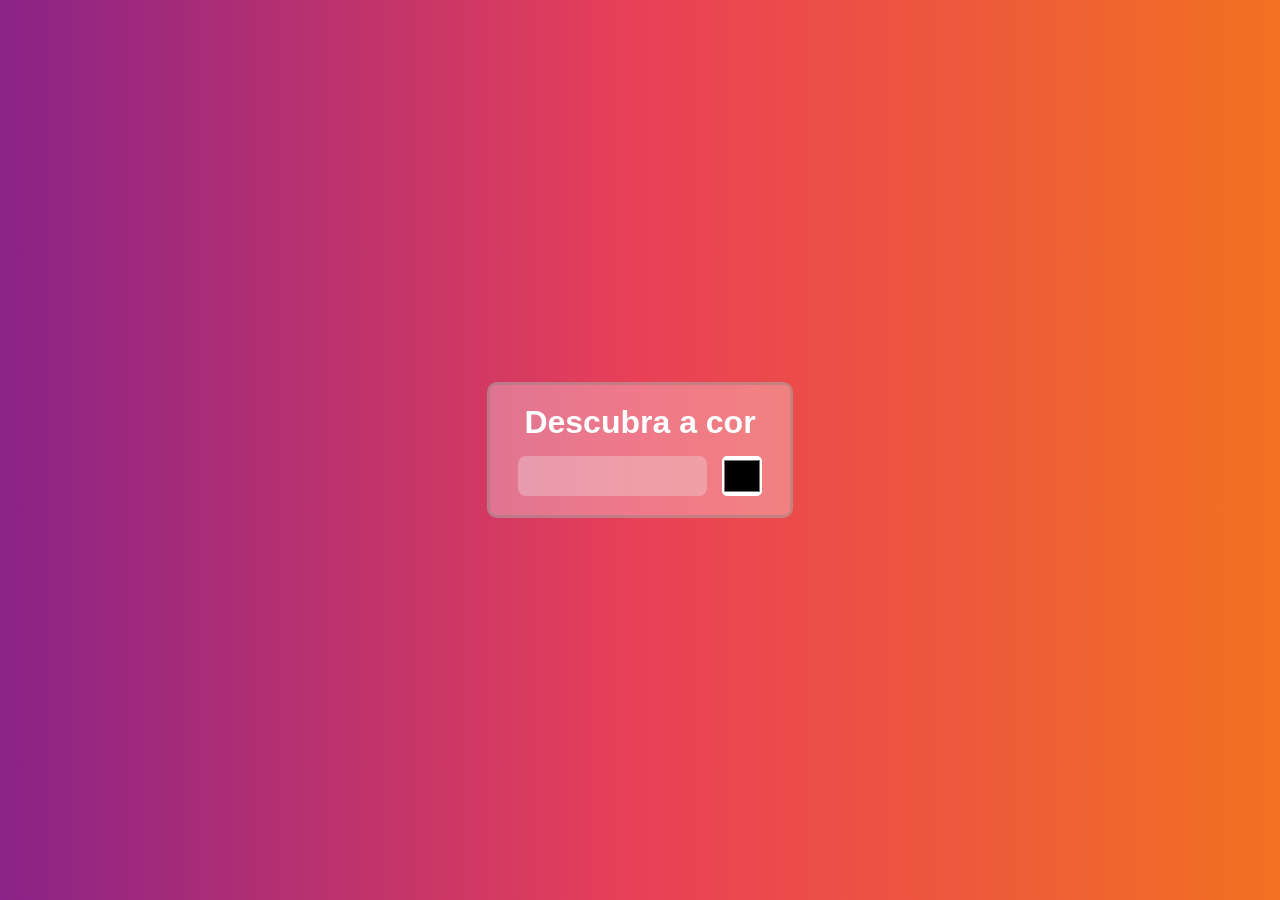
<file: gerador-de-exademal/index.html>
<!DOCTYPE html>
<html lang="pt-br">
<head>
    <meta charset="UTF-8">
    <meta name="viewport" content="width=device-width, initial-scale=1.0">
    <link rel="stylesheet" href="style.css">
    <title>Gerador de Exademal</title>
</head>
<body>
    <div class="container">
        <div class="card">
            <h1>Descubra a cor</h1>

            <form action="" style="display: flex; justify-content: center;">
                <input type="text" id="text" disabled>
                <input type="color" id="cor">
            </form>
        </div>
    </div>


    <script src="index.js"></script>
</body>
</html>
</file>
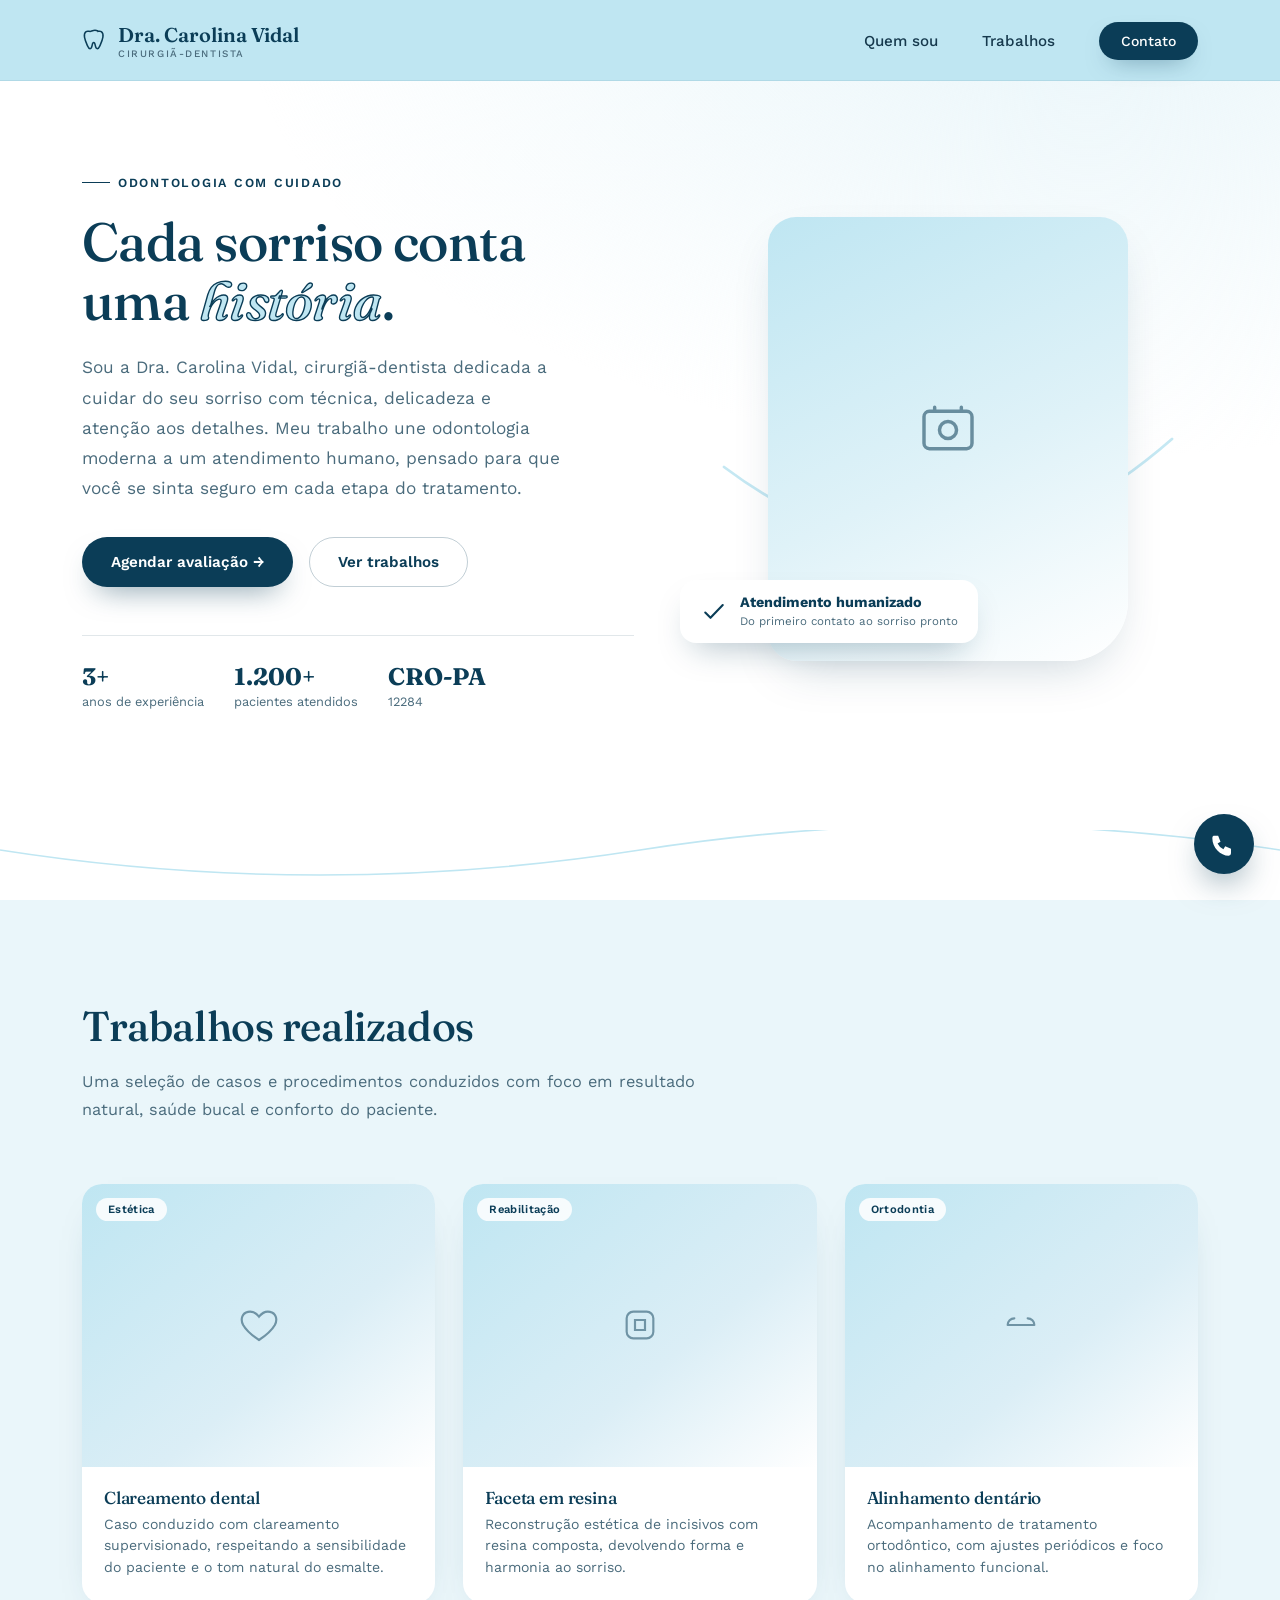
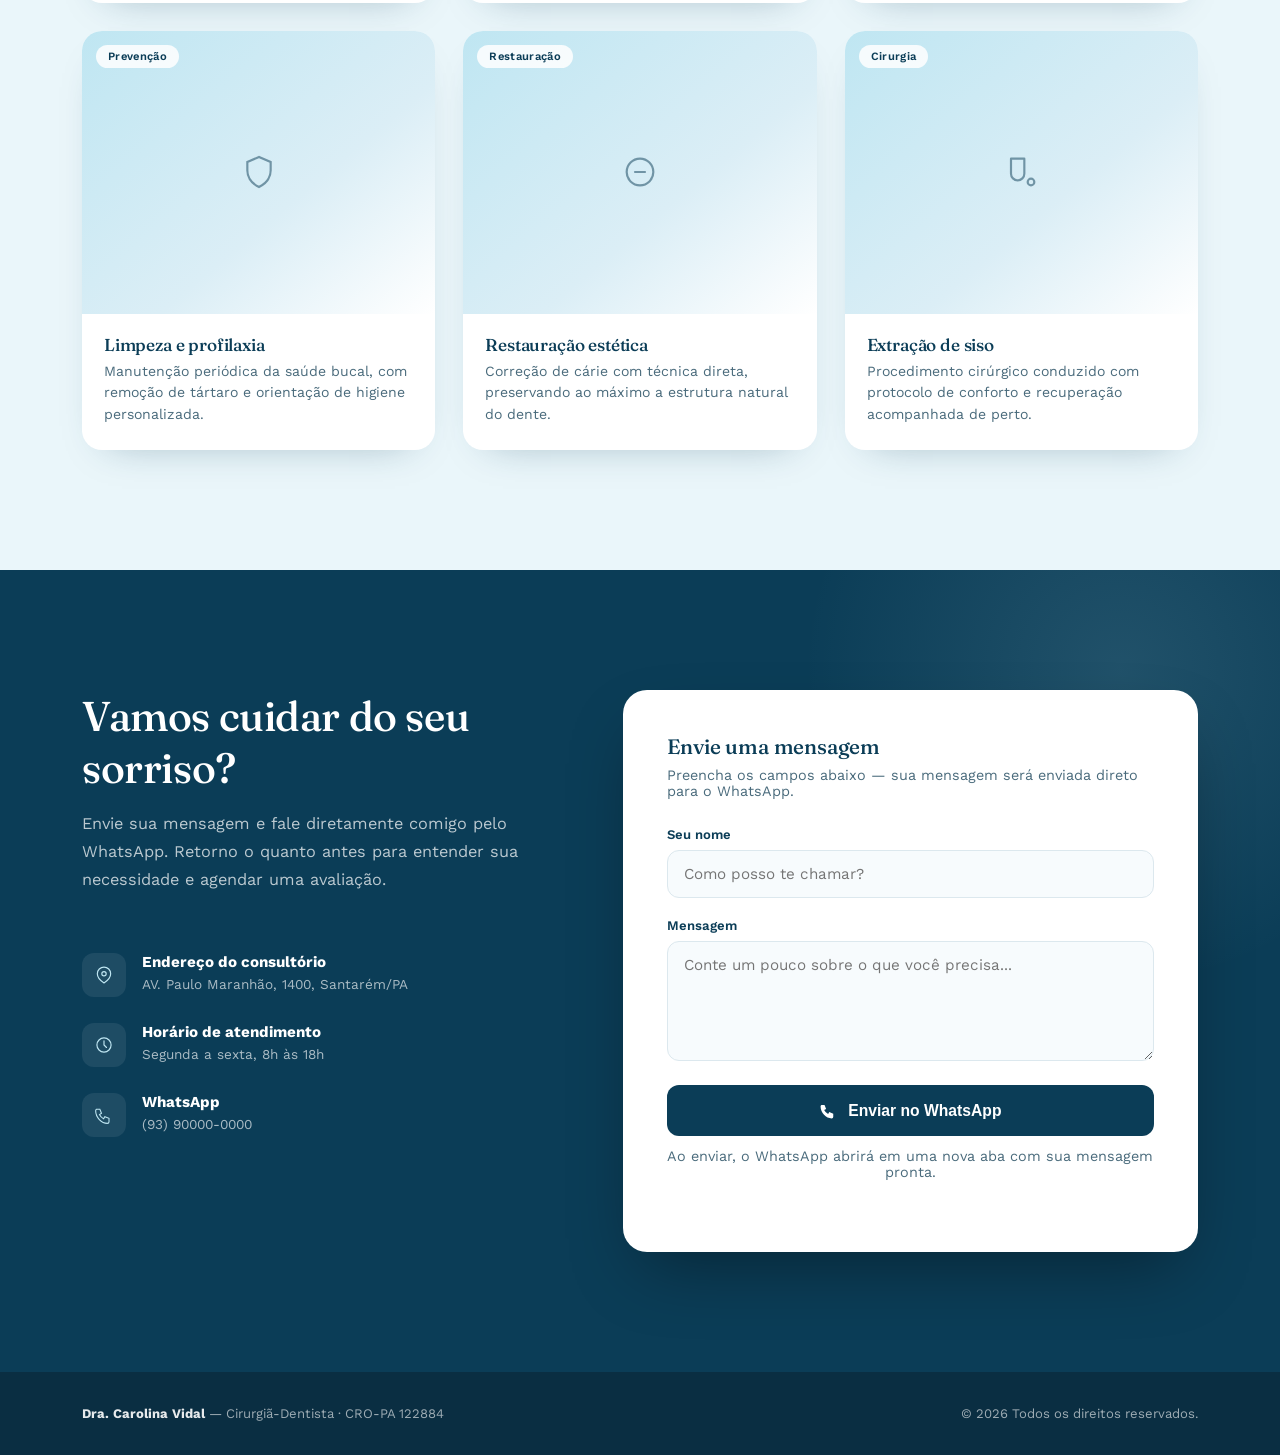
<file: site carol/index.html>
<!DOCTYPE html>
<html lang="pt-BR">
<head>
<meta charset="UTF-8">
<meta name="viewport" content="width=device-width, initial-scale=1.0">
<title>Dra. Carol Vidal — Odontologia</title>
<link rel="preconnect" href="https://fonts.googleapis.com">
<link rel="preconnect" href="https://fonts.gstatic.com" crossorigin>
<link href="https://fonts.googleapis.com/css2?family=Fraunces:ital,opsz,wght@0,9..144,400;0,9..144,500;0,9..144,600;1,9..144,500&family=Work+Sans:wght@300;400;500;600;700&display=swap" rel="stylesheet">
<style>
  :root{
    --azul-escuro: #0B3D57;
    --azul-escuro-2: #0A2E42;
    --azul-claro: #BFE6F2;
    --azul-claro-2: #EAF6FA;
    --branco: #FFFFFF;
    --texto: #16394D;
    --texto-suave: #4A6B7C;
    --sombra: 0 20px 50px -20px rgba(11,61,87,0.25);
    --curva: cubic-bezier(.22,.98,.35,1);
  }

  *{box-sizing:border-box; margin:0; padding:0;}
  html{scroll-behavior:smooth;}
  body{
    font-family:'Work Sans', sans-serif;
    color:var(--texto);
    background:var(--branco);
    overflow-x:hidden;
    -webkit-font-smoothing:antialiased;
  }
  h1,h2,h3,.display{
    font-family:'Fraunces', serif;
    font-weight:500;
    letter-spacing:-0.01em;
    color:var(--azul-escuro);
  }
  a{text-decoration:none; color:inherit;}
  ul{list-style:none;}
  img{max-width:100%; display:block;}
  section{position:relative;}
  .container{
    max-width:1180px;
    margin:0 auto;
    padding:0 32px;
  }
  ::selection{background:var(--azul-claro); color:var(--azul-escuro-2);}

  /* reveal on scroll */
  .reveal{
    opacity:0;
    transform:translateY(28px);
    transition:opacity .9s var(--curva), transform .9s var(--curva);
  }
  .reveal.is-visible{opacity:1; transform:translateY(0);}
  .reveal-delay-1.is-visible{transition-delay:.1s;}
  .reveal-delay-2.is-visible{transition-delay:.2s;}
  .reveal-delay-3.is-visible{transition-delay:.3s;}

  @media (prefers-reduced-motion: reduce){
    .reveal, .reveal.is-visible{opacity:1; transform:none; transition:none;}
    *{animation:none !important;}
  }

  /* ---------- HEADER ---------- */
  header{
    position:fixed;
    top:0; left:0; right:0;
    z-index:1000;
    background:var(--azul-claro);
    backdrop-filter:blur(14px);
    -webkit-backdrop-filter:blur(14px);
    border-bottom:1px solid rgba(11,61,87,0.08);
    transition:box-shadow .4s var(--curva);
  }
  header.scrolled{box-shadow:0 8px 30px -18px rgba(11,61,87,0.35);}
  .nav-wrap{
    display:flex;
    align-items:center;
    justify-content:space-between;
    height:80px;
  }
  .logo{
    display:flex;
    align-items:center;
    gap:10px;
    font-family:'Fraunces', serif;
    font-size:1.25rem;
    color:var(--azul-escuro);
    font-weight:600;
  }
  .logo svg{width:26px; height:26px; flex-shrink:0;}
  .logo .sub{
    display:block;
    font-family:'Work Sans', sans-serif;
    font-size:.62rem;
    font-weight:500;
    letter-spacing:.16em;
    text-transform:uppercase;
    color:var(--texto-suave);
    margin-top:1px;
  }
  nav ul{
    display:flex;
    gap:44px;
    align-items:center;
  }
  nav a{
    font-size:.95rem;
    font-weight:500;
    color:var(--texto);
    position:relative;
    padding:6px 0;
    transition:color .3s;
  }
  nav a::after{
    content:'';
    position:absolute;
    left:0; bottom:0;
    width:0; height:2px;
    background:var(--azul-escuro);
    transition:width .35s var(--curva);
  }
  nav a:hover{color:var(--azul-escuro);}
  nav a:hover::after{width:100%;}
  .nav-cta{
    background:var(--azul-escuro);
    color:var(--branco) !important;
    padding:11px 22px;
    border-radius:100px;
    font-size:.88rem;
    transition:transform .35s var(--curva), background .3s, box-shadow .35s;
    box-shadow:0 10px 24px -12px rgba(11,61,87,0.55);
  }
  .nav-cta::after{display:none;}
  .nav-cta:hover{transform:translateY(-2px); background:var(--azul-escuro-2);}

  .burger{
    display:none;
    width:40px; height:40px;
    flex-direction:column;
    justify-content:center;
    align-items:center;
    gap:5px;
    background:none;
    border:none;
    cursor:pointer;
  }
  .burger span{
    width:24px; height:2px;
    background:var(--azul-escuro);
    transition:transform .3s var(--curva), opacity .3s;
  }
  .burger.open span:nth-child(1){transform:translateY(7px) rotate(45deg);}
  .burger.open span:nth-child(2){opacity:0;}
  .burger.open span:nth-child(3){transform:translateY(-7px) rotate(-45deg);}

  /* ---------- HERO / QUEM SOU ---------- */
  .hero{
    padding:168px 0 120px;
    background:
      radial-gradient(120% 100% at 85% 0%, var(--azul-claro-2) 0%, transparent 55%),
      var(--branco);
    overflow:hidden;
  }
  .hero-grid{
    display:grid;
    grid-template-columns:1.05fr .95fr;
    gap:64px;
    align-items:center;
  }
  .eyebrow{
    display:inline-flex;
    align-items:center;
    gap:8px;
    font-size:.78rem;
    font-weight:600;
    letter-spacing:.14em;
    text-transform:uppercase;
    color:var(--azul-escuro);
    margin-bottom:22px;
  }
  .eyebrow::before{
    content:'';
    width:28px; height:1px;
    background:var(--azul-escuro);
  }
  .hero h1{
    font-size:clamp(2.3rem, 4.2vw, 3.4rem);
    line-height:1.1;
    margin-bottom:22px;
  }
  .hero h1 em{
    font-style:italic;
    color:var(--azul-claro);
    -webkit-text-stroke:1.4px var(--azul-escuro);
  }
  .hero p.lead{
    font-size:1.08rem;
    line-height:1.75;
    color:var(--texto-suave);
    max-width:480px;
    margin-bottom:34px;
  }
  .hero-actions{display:flex; gap:16px; flex-wrap:wrap; margin-bottom:48px;}
  .btn-primary, .btn-ghost{
    display:inline-flex;
    align-items:center;
    gap:10px;
    padding:15px 28px;
    border-radius:100px;
    font-size:.95rem;
    font-weight:600;
    transition:transform .35s var(--curva), box-shadow .35s, background .3s, border-color .3s;
    cursor:pointer;
    border:1.5px solid transparent;
  }
  .btn-primary{
    background:var(--azul-escuro);
    color:var(--branco);
    box-shadow:0 14px 30px -14px rgba(11,61,87,0.6);
  }
  .btn-primary:hover{transform:translateY(-3px); background:var(--azul-escuro-2);}
  .btn-ghost{
    border-color:rgba(11,61,87,0.25);
    color:var(--azul-escuro);
    background:transparent;
  }
  .btn-ghost:hover{border-color:var(--azul-escuro); transform:translateY(-3px);}

  .credentials{
    display:flex;
    gap:30px;
    flex-wrap:wrap;
    border-top:1px solid rgba(11,61,87,0.12);
    padding-top:26px;
  }
  .credentials div strong{
    display:block;
    font-family:'Fraunces', serif;
    font-size:1.5rem;
    color:var(--azul-escuro);
  }
  .credentials div span{
    font-size:.8rem;
    color:var(--texto-suave);
  }

  .hero-photo-wrap{
    position:relative;
    display:flex;
    justify-content:center;
    align-items:center;
  }
  .arc-decor{
    position:absolute;
    width:130%;
    max-width:560px;
    top:50%; left:50%;
    transform:translate(-50%,-50%);
    z-index:0;
    opacity:.9;
  }
  .arc-decor path{
    fill:none;
    stroke:var(--azul-claro);
    stroke-width:2;
    stroke-linecap:round;
    stroke-dasharray:900;
    stroke-dashoffset:900;
    animation:draw 2.4s var(--curva) .3s forwards;
  }
  @keyframes draw{ to{stroke-dashoffset:0;} }

  .photo-card{
    position:relative;
    z-index:2;
    width:min(360px, 78vw);
    aspect-ratio:3/3.7;
    border-radius:28px 28px 60px 28px;
    background:linear-gradient(155deg, var(--azul-claro) 0%, #dff2f8 55%, var(--branco) 100%);
    box-shadow:var(--sombra);
    display:flex;
    align-items:center;
    justify-content:center;
    overflow:hidden;
    animation:float 6s ease-in-out infinite;
  }
  @keyframes float{
    0%,100%{transform:translateY(0);}
    50%{transform:translateY(-14px);}
  }
  .photo-card .ph-inner{
    text-align:center;
    color:var(--azul-escuro);
    padding:20px;
  }
  .photo-card .ph-inner svg{width:64px; height:64px; margin:0 auto 14px; opacity:.55;}
  .photo-card .ph-inner span{
    display:block;
    font-size:.82rem;
    color:var(--texto-suave);
    max-width:200px;
    margin:0 auto;
    line-height:1.5;
  }
  .badge-float{
    position:absolute;
    bottom:18px;
    left:-18px;
    z-index:3;
    background:var(--branco);
    padding:14px 20px;
    border-radius:16px;
    box-shadow:0 16px 34px -14px rgba(11,61,87,0.35);
    display:flex;
    align-items:center;
    gap:12px;
    animation:float 6s ease-in-out infinite;
    animation-delay:.4s;
  }
  .badge-float svg{width:28px; height:28px; color:var(--azul-escuro); flex-shrink:0;}
  .badge-float strong{display:block; font-size:.9rem; color:var(--azul-escuro);}
  .badge-float span{font-size:.72rem; color:var(--texto-suave);}

  /* ---------- DIVIDER SMILE ---------- */
  .smile-divider{
    display:block;
    width:100%;
    height:70px;
  }
  .smile-divider path{
    fill:none;
    stroke:var(--azul-claro);
    stroke-width:1.6;
  }

  /* ---------- TRABALHOS ---------- */
  .trabalhos{
    padding:100px 0 120px;
    background:var(--azul-claro-2);
  }
  .section-head{
    max-width:640px;
    margin-bottom:60px;
  }
  .section-head h2{
    font-size:clamp(1.9rem, 3.4vw, 2.6rem);
    margin-bottom:16px;
  }
  .section-head p{
    color:var(--texto-suave);
    font-size:1.02rem;
    line-height:1.7;
  }

  .grid-trabalhos{
    display:grid;
    grid-template-columns:repeat(3, 1fr);
    gap:28px;
  }
  .card-trabalho{
    background:var(--branco);
    border-radius:20px;
    overflow:hidden;
    box-shadow:0 16px 40px -26px rgba(11,61,87,0.4);
    transition:transform .5s var(--curva), box-shadow .5s var(--curva);
  }
  .card-trabalho:hover{
    transform:translateY(-8px);
    box-shadow:0 26px 50px -20px rgba(11,61,87,0.32);
  }
  .thumb{
    aspect-ratio:4/3.2;
    background:linear-gradient(140deg, var(--azul-claro), #dbeef6 60%, var(--branco));
    display:flex;
    align-items:center;
    justify-content:center;
    color:var(--azul-escuro);
    position:relative;
  }
  .thumb svg{width:40px; height:40px; opacity:.5;}
  .thumb .tag{
    position:absolute;
    top:14px; left:14px;
    background:rgba(255,255,255,.85);
    color:var(--azul-escuro);
    font-size:.7rem;
    font-weight:600;
    padding:5px 12px;
    border-radius:100px;
    letter-spacing:.03em;
  }
  .card-body{padding:20px 22px 24px;}
  .card-body h3{font-size:1.08rem; margin-bottom:6px;}
  .card-body p{font-size:.88rem; color:var(--texto-suave); line-height:1.55;}

  .trabalhos-note{
    margin-top:46px;
    text-align:center;
    color:var(--texto-suave);
    font-size:.92rem;
  }

  /* ---------- CONTATO ---------- */
  .contato{
    padding:120px 0;
    background:var(--azul-escuro);
    color:var(--branco);
    position:relative;
    overflow:hidden;
  }
  .contato::before{
    content:'';
    position:absolute;
    width:640px; height:640px;
    border-radius:50%;
    background:radial-gradient(circle, rgba(191,230,242,0.12), transparent 70%);
    top:-220px; right:-160px;
  }
  .contato-grid{
    display:grid;
    grid-template-columns:.9fr 1.1fr;
    gap:70px;
    position:relative;
    z-index:1;
  }
  .contato-info .section-head h2{color:var(--branco);}
  .contato-info .section-head p{color:rgba(255,255,255,0.72);}
  .info-list{margin-top:38px; display:flex; flex-direction:column; gap:26px;}
  .info-item{display:flex; gap:16px; align-items:flex-start;}
  .info-item .ic{
    width:44px; height:44px;
    border-radius:12px;
    background:rgba(255,255,255,0.08);
    display:flex; align-items:center; justify-content:center;
    flex-shrink:0;
  }
  .info-item .ic svg{width:20px; height:20px; color:var(--azul-claro);}
  .info-item strong{display:block; font-size:.95rem; margin-bottom:3px;}
  .info-item span{font-size:.85rem; color:rgba(255,255,255,0.65);}

  .form-card{
    background:var(--branco);
    border-radius:24px;
    padding:44px;
    box-shadow:0 30px 70px -20px rgba(0,0,0,0.4);
  }
  .form-card h3{font-size:1.3rem; margin-bottom:8px;}
  .form-card > p{font-size:.9rem; color:var(--texto-suave); margin-bottom:28px;}
  .field{margin-bottom:20px;}
  .field label{
    display:block;
    font-size:.82rem;
    font-weight:600;
    color:var(--azul-escuro);
    margin-bottom:8px;
  }
  .field input, .field textarea{
    width:100%;
    border:1.5px solid #dce8ee;
    background:#f7fbfd;
    border-radius:12px;
    padding:14px 16px;
    font-family:'Work Sans', sans-serif;
    font-size:.95rem;
    color:var(--texto);
    transition:border-color .3s, box-shadow .3s;
    resize:vertical;
  }
  .field textarea{min-height:120px;}
  .field input:focus, .field textarea:focus{
    outline:none;
    border-color:var(--azul-escuro);
    box-shadow:0 0 0 4px rgba(11,61,87,0.1);
  }
  .btn-send{
    width:100%;
    justify-content:center;
    background:var(--azul-escuro);
    color:var(--branco);
    border:none;
    padding:16px;
    border-radius:12px;
    font-size:.98rem;
    font-weight:600;
    display:flex;
    align-items:center;
    gap:10px;
    cursor:pointer;
    transition:transform .35s var(--curva), background .3s;
  }
  .btn-send:hover{transform:translateY(-2px); background:var(--azul-escuro-2);}
  .btn-send svg{width:19px; height:19px;}
  .form-hint{
    font-size:.76rem;
    color:var(--texto-suave);
    margin-top:12px;
    text-align:center;
  }

  /* ---------- FOOTER ---------- */
  footer{
    background:var(--azul-escuro-2);
    color:rgba(255,255,255,0.6);
    padding:34px 0;
    font-size:.82rem;
  }
  .footer-row{
    display:flex;
    justify-content:space-between;
    align-items:center;
    flex-wrap:wrap;
    gap:14px;
  }
  footer strong{color:rgba(255,255,255,0.9);}

  /* ---------- WHATSAPP FLOAT ---------- */
  .wa-float{
    position:fixed;
    bottom:26px; right:26px;
    width:60px; height:60px;
    border-radius:50%;
    background:var(--azul-escuro);
    display:flex; align-items:center; justify-content:center;
    box-shadow:0 16px 34px -12px rgba(11,61,87,0.6);
    z-index:900;
    animation:pulse 2.8s ease-in-out infinite;
    transition:transform .3s var(--curva);
  }
  .wa-float:hover{transform:scale(1.08);}
  .wa-float svg{width:28px; height:28px; color:var(--branco);}
  @keyframes pulse{
    0%,100%{box-shadow:0 16px 34px -12px rgba(11,61,87,0.6);}
    50%{box-shadow:0 16px 34px -12px rgba(11,61,87,0.6), 0 0 0 10px rgba(11,61,87,0.08);}
  }

  /* ---------- RESPONSIVE ---------- */
  @media (max-width:920px){
    .hero-grid{grid-template-columns:1fr; gap:56px;}
    .hero-photo-wrap{order:-1;}
    .contato-grid{grid-template-columns:1fr; gap:56px;}
    .grid-trabalhos{grid-template-columns:repeat(2, 1fr);}
  }

  @media (max-width:768px){
    nav ul.nav-links{
      position:fixed;
      top:80px; left:0; right:0;
      background:var(--branco);
      flex-direction:column;
      gap:0;
      align-items:stretch;
      padding:10px 24px 26px;
      border-bottom:1px solid rgba(11,61,87,0.08);
      transform:translateY(-130%);
      opacity:0;
      transition:transform .4s var(--curva), opacity .4s;
    }
    nav ul.nav-links.open{transform:translateY(0); opacity:1;}
    nav ul.nav-links li{width:100%;}
    nav ul.nav-links a{display:block; padding:14px 0; border-bottom:1px solid rgba(11,61,87,0.06);}
    nav ul.nav-links .nav-cta{text-align:center; margin-top:12px;}
    .burger{display:flex;}
    .hero{padding:130px 0 90px;}
    .credentials{gap:22px;}
    .grid-trabalhos{grid-template-columns:1fr;}
    .form-card{padding:30px 24px;}
    .footer-row{flex-direction:column; align-items:flex-start;}
  }
</style>
</head>
<body>

<header id="siteHeader">
  <div class="container nav-wrap">
    <a href="#topo" class="logo">
      <svg viewBox="0 0 24 24" fill="none" xmlns="http://www.w3.org/2000/svg">
        <path d="M12 3c-2.2 0-3.4 1.1-4.4 1.1C6.4 4.1 5 3.4 3.8 4.2 2.3 5.2 2 7.4 2.3 9.3c.4 2.6 1.6 5.4 2.6 7.7.6 1.4 1.2 3 2.6 3 1.5 0 1.6-1.8 1.9-3.3.2-1.1.5-2.4 1.4-2.4.9 0 1.2 1.3 1.4 2.4.3 1.5.4 3.3 1.9 3.3 1.4 0 2-1.6 2.6-3 1-2.3 2.2-5.1 2.6-7.7.3-1.9 0-4.1-1.5-5.1-1.2-.8-2.6-.1-3.8-.1C15.4 4.1 14.2 3 12 3Z" stroke="#0B3D57" stroke-width="1.4"/>
      </svg>
      <span>Dra. Carolina Vidal<span class="sub">Cirurgiã-Dentista</span></span>
    </a>

    <nav>
      <ul class="nav-links" id="navLinks">
        <li><a href="#quem-sou">Quem sou</a></li>
        <li><a href="#trabalhos">Trabalhos</a></li>
        <li><a href="#contato" class="nav-cta">Contato</a></li>
      </ul>
    </nav>

    <button class="burger" id="burgerBtn" aria-label="Abrir menu">
      <span></span><span></span><span></span>
    </button>
  </div>
</header>

<main id="topo">

  <!-- ================= SEÇÃO 1 — QUEM SOU ================= -->
  <section class="hero" id="quem-sou">
    <div class="container hero-grid">
      <div class="hero-text reveal">
        <span class="eyebrow">Odontologia com cuidado</span>
        <h1>Cada sorriso conta<br>uma <em>história</em>.</h1>
        <p class="lead">
          Sou a Dra. Carolina Vidal, cirurgiã-dentista dedicada a cuidar do seu sorriso com
          técnica, delicadeza e atenção aos detalhes. Meu trabalho une odontologia
          moderna a um atendimento humano, pensado para que você se sinta seguro em
          cada etapa do tratamento.
        </p>
        <div class="hero-actions">
          <a href="#contato" class="btn-primary">Agendar avaliação →</a>
          <a href="#trabalhos" class="btn-ghost">Ver trabalhos</a>
        </div>
        <div class="credentials">
          <div><strong>3+</strong><span>anos de experiência</span></div>
          <div><strong>1.200+</strong><span>pacientes atendidos</span></div>
          <div><strong>CRO-PA</strong><span>12284</span></div>
        </div>
      </div>

      <div class="hero-photo-wrap reveal reveal-delay-2">
        <svg class="arc-decor" viewBox="0 0 400 400">
          <path d="M40 220 Q 200 340 360 200" />
        </svg>
        <div class="photo-card">
          <div class="ph-inner">
            <svg viewBox="0 0 24 24" fill="none" xmlns="http://www.w3.org/2000/svg">
              <rect x="3" y="5" width="18" height="14" rx="2" stroke="#0B3D57" stroke-width="1.3"/>
              <circle cx="12" cy="12" r="3.2" stroke="#0B3D57" stroke-width="1.3"/>
              <path d="M7 5V3.5M17 5V3.5" stroke="#0B3D57" stroke-width="1.3" stroke-linecap="round"/>
            </svg>
          </div>
        </div>
        <div class="badge-float">
          <svg viewBox="0 0 24 24" fill="none" xmlns="http://www.w3.org/2000/svg">
            <path d="M4.5 12.5 9 17l10.5-11" stroke="currentColor" stroke-width="1.8" stroke-linecap="round" stroke-linejoin="round"/>
          </svg>
          <div>
            <strong>Atendimento humanizado</strong>
            <span>Do primeiro contato ao sorriso pronto</span>
          </div>
        </div>
      </div>
    </div>
  </section>

  <svg class="smile-divider" viewBox="0 0 1200 70" preserveAspectRatio="none">
    <path d="M0 20 Q 300 70 600 20 T 1200 20"/>
  </svg>

  <!-- ================= SEÇÃO 2 — TRABALHOS ================= -->
  <section class="trabalhos" id="trabalhos">
    <div class="container">
      <div class="section-head reveal">
        <h2>Trabalhos realizados</h2>
        <p>Uma seleção de casos e procedimentos conduzidos com foco em resultado natural,
        saúde bucal e conforto do paciente.</p>
      </div>

      <div class="grid-trabalhos">

        <div class="card-trabalho reveal">
          <div class="thumb">
            <span class="tag">Estética</span>
            <svg viewBox="0 0 24 24" fill="none" xmlns="http://www.w3.org/2000/svg"><path d="M12 21s-7-4.6-9.5-9C.6 8.4 2 4.8 5.4 4.1 7.6 3.6 10 4.5 12 7c2-2.5 4.4-3.4 6.6-2.9 3.4.7 4.8 4.3 2.9 7.9C19 16.4 12 21 12 21Z" stroke="#0B3D57" stroke-width="1.3"/></svg>
          </div>
          <div class="card-body">
            <h3>Clareamento dental</h3>
            <p>Caso conduzido com clareamento supervisionado, respeitando a sensibilidade
            do paciente e o tom natural do esmalte.</p>
          </div>
        </div>

        <div class="card-trabalho reveal reveal-delay-1">
          <div class="thumb">
            <span class="tag">Reabilitação</span>
            <svg viewBox="0 0 24 24" fill="none" xmlns="http://www.w3.org/2000/svg"><rect x="4" y="4" width="16" height="16" rx="4" stroke="#0B3D57" stroke-width="1.3"/><path d="M9 9h6v6H9z" stroke="#0B3D57" stroke-width="1.3"/></svg>
          </div>
          <div class="card-body">
            <h3>Faceta em resina</h3>
            <p>Reconstrução estética de incisivos com resina composta, devolvendo forma
            e harmonia ao sorriso.</p>
          </div>
        </div>

        <div class="card-trabalho reveal reveal-delay-2">
          <div class="thumb">
            <span class="tag">Ortodontia</span>
            <svg viewBox="0 0 24 24" fill="none" xmlns="http://www.w3.org/2000/svg"><path d="M4 12h16M4 12a4 4 0 0 1 4-4M20 12a4 4 0 0 0-4-4" stroke="#0B3D57" stroke-width="1.3" stroke-linecap="round"/></svg>
          </div>
          <div class="card-body">
            <h3>Alinhamento dentário</h3>
            <p>Acompanhamento de tratamento ortodôntico, com ajustes periódicos e foco
            no alinhamento funcional.</p>
          </div>
        </div>

        <div class="card-trabalho reveal">
          <div class="thumb">
            <span class="tag">Prevenção</span>
            <svg viewBox="0 0 24 24" fill="none" xmlns="http://www.w3.org/2000/svg"><path d="M12 3 5 6v5c0 4.5 3 8 7 10 4-2 7-5.5 7-10V6l-7-3Z" stroke="#0B3D57" stroke-width="1.3"/></svg>
          </div>
          <div class="card-body">
            <h3>Limpeza e profilaxia</h3>
            <p>Manutenção periódica da saúde bucal, com remoção de tártaro e orientação
            de higiene personalizada.</p>
          </div>
        </div>

        <div class="card-trabalho reveal reveal-delay-1">
          <div class="thumb">
            <span class="tag">Restauração</span>
            <svg viewBox="0 0 24 24" fill="none" xmlns="http://www.w3.org/2000/svg"><circle cx="12" cy="12" r="8" stroke="#0B3D57" stroke-width="1.3"/><path d="M9 12h6" stroke="#0B3D57" stroke-width="1.3" stroke-linecap="round"/></svg>
          </div>
          <div class="card-body">
            <h3>Restauração estética</h3>
            <p>Correção de cárie com técnica direta, preservando ao máximo a estrutura
            natural do dente.</p>
          </div>
        </div>

        <div class="card-trabalho reveal reveal-delay-2">
          <div class="thumb">
            <span class="tag">Cirurgia</span>
            <svg viewBox="0 0 24 24" fill="none" xmlns="http://www.w3.org/2000/svg"><path d="M6 4v9a4 4 0 0 0 8 0V4M6 4h8" stroke="#0B3D57" stroke-width="1.3" stroke-linecap="round"/><circle cx="18" cy="18" r="2" stroke="#0B3D57" stroke-width="1.3"/></svg>
          </div>
          <div class="card-body">
            <h3>Extração de siso</h3>
            <p>Procedimento cirúrgico conduzido com protocolo de conforto e recuperação
            acompanhada de perto.</p>
          </div>
        </div>

      </div>

      <!--<p class="trabalhos-note reveal">📸 Dica: substitua os ícones acima pelas fotos reais dos casos (antes/depois) para maior impacto.</p>-->
    </div>
  </section>

  <!-- ================= SEÇÃO 3 — CONTATO ================= -->
  <section class="contato" id="contato">
    <div class="container contato-grid">

      <div class="contato-info reveal">
        <div class="section-head">
          <h2>Vamos cuidar do seu sorriso?</h2>
          <p>Envie sua mensagem e fale diretamente comigo pelo WhatsApp. Retorno o
          quanto antes para entender sua necessidade e agendar uma avaliação.</p>
        </div>

        <div class="info-list">
          <div class="info-item">
            <div class="ic">
              <svg viewBox="0 0 24 24" fill="none" xmlns="http://www.w3.org/2000/svg"><path d="M20 10.5c0 6-8 11-8 11s-8-5-8-11a8 8 0 1 1 16 0Z" stroke="currentColor" stroke-width="1.4"/><circle cx="12" cy="10.5" r="2.6" stroke="currentColor" stroke-width="1.4"/></svg>
            </div>
            <div>
              <strong>Endereço do consultório</strong>
              <span>AV. Paulo Maranhão, 1400, Santarém/PA</span>
            </div>
          </div>
          <div class="info-item">
            <div class="ic">
              <svg viewBox="0 0 24 24" fill="none" xmlns="http://www.w3.org/2000/svg"><path d="M12 7v5l3 3" stroke="currentColor" stroke-width="1.4" stroke-linecap="round"/><circle cx="12" cy="12" r="8.5" stroke="currentColor" stroke-width="1.4"/></svg>
            </div>
            <div>
              <strong>Horário de atendimento</strong>
              <span>Segunda a sexta, 8h às 18h</span>
            </div>
          </div>
          <div class="info-item">
            <div class="ic">
              <svg viewBox="0 0 24 24" fill="none" xmlns="http://www.w3.org/2000/svg"><path d="M3 5h4l2 5-2.5 1.5a11 11 0 0 0 5 5L13 14l5 2v4a2 2 0 0 1-2 2C9 22 2 15 2 7a2 2 0 0 1 1-2Z" stroke="currentColor" stroke-width="1.3"/></svg>
            </div>
            <div>
              <strong>WhatsApp</strong>
              <span>(93) 90000-0000</span>
            </div>
          </div>
        </div>
      </div>

      <form class="form-card reveal reveal-delay-1" id="waForm">
        <h3>Envie uma mensagem</h3>
        <p>Preencha os campos abaixo — sua mensagem será enviada direto para o WhatsApp.</p>

        <div class="field">
          <label for="nome">Seu nome</label>
          <input type="text" id="nome" name="nome" placeholder="Como posso te chamar?" required>
        </div>

        <div class="field">
          <label for="mensagem">Mensagem</label>
          <textarea id="mensagem" name="mensagem" placeholder="Conte um pouco sobre o que você precisa..." required></textarea>
        </div>

        <button type="submit" class="btn-send">
          <svg viewBox="0 0 24 24" fill="none" xmlns="http://www.w3.org/2000/svg"><path d="M3 5h4l2 5-2.5 1.5a11 11 0 0 0 5 5L13 14l5 2v4a2 2 0 0 1-2 2C9 22 2 15 2 7a2 2 0 0 1 1-2Z" fill="currentColor"/></svg>
          Enviar no WhatsApp
        </button>
        <p class="form-hint">Ao enviar, o WhatsApp abrirá em uma nova aba com sua mensagem pronta.</p>
      </form>

    </div>
  </section>

</main>

<footer>
  <div class="container footer-row">
    <span><strong>Dra. Carolina Vidal</strong> — Cirurgiã-Dentista · CRO-PA 122884</span>
    <span>© 2026 Todos os direitos reservados.</span>
  </div>
</footer>

<a href="https://wa.me/5593900000000" target="_blank" rel="noopener" class="wa-float" aria-label="Fale no WhatsApp">
  <svg viewBox="0 0 24 24" fill="none" xmlns="http://www.w3.org/2000/svg"><path d="M3 5h4l2 5-2.5 1.5a11 11 0 0 0 5 5L13 14l5 2v4a2 2 0 0 1-2 2C9 22 2 15 2 7a2 2 0 0 1 1-2Z" fill="currentColor"/></svg>
</a>

<script>
  // ----- NÚMERO DE WHATSAPP -----
  // Substitua pelo número real (formato internacional, só números): país+DDD+número
  const WHATSAPP_NUMBER = "5593900000000";

  // ----- Header com sombra ao rolar -----
  const header = document.getElementById('siteHeader');
  window.addEventListener('scroll', () => {
    header.classList.toggle('scrolled', window.scrollY > 12);
  });

  // ----- Menu mobile -----
  const burger = document.getElementById('burgerBtn');
  const navLinks = document.getElementById('navLinks');
  burger.addEventListener('click', () => {
    burger.classList.toggle('open');
    navLinks.classList.toggle('open');
  });
  navLinks.querySelectorAll('a').forEach(a => {
    a.addEventListener('click', () => {
      burger.classList.remove('open');
      navLinks.classList.remove('open');
    });
  });

  // ----- Reveal on scroll -----
  const revealEls = document.querySelectorAll('.reveal');
  const io = new IntersectionObserver((entries) => {
    entries.forEach(entry => {
      if(entry.isIntersecting){
        entry.target.classList.add('is-visible');
        io.unobserve(entry.target);
      }
    });
  }, { threshold: 0.15 });
  revealEls.forEach(el => io.observe(el));

  // ----- Formulário -> WhatsApp -----
  const form = document.getElementById('waForm');
  form.addEventListener('submit', (e) => {
    e.preventDefault();
    const nome = document.getElementById('nome').value.trim();
    const mensagem = document.getElementById('mensagem').value.trim();

    const texto = `Olá, Dra. Carol! Me chamo ${nome}.\n\n${mensagem}`;
    const url = `https://wa.me/${WHATSAPP_NUMBER}?text=${encodeURIComponent(texto)}`;
    window.open(url, '_blank');
  });
</script>

</body>
</html>
</file>
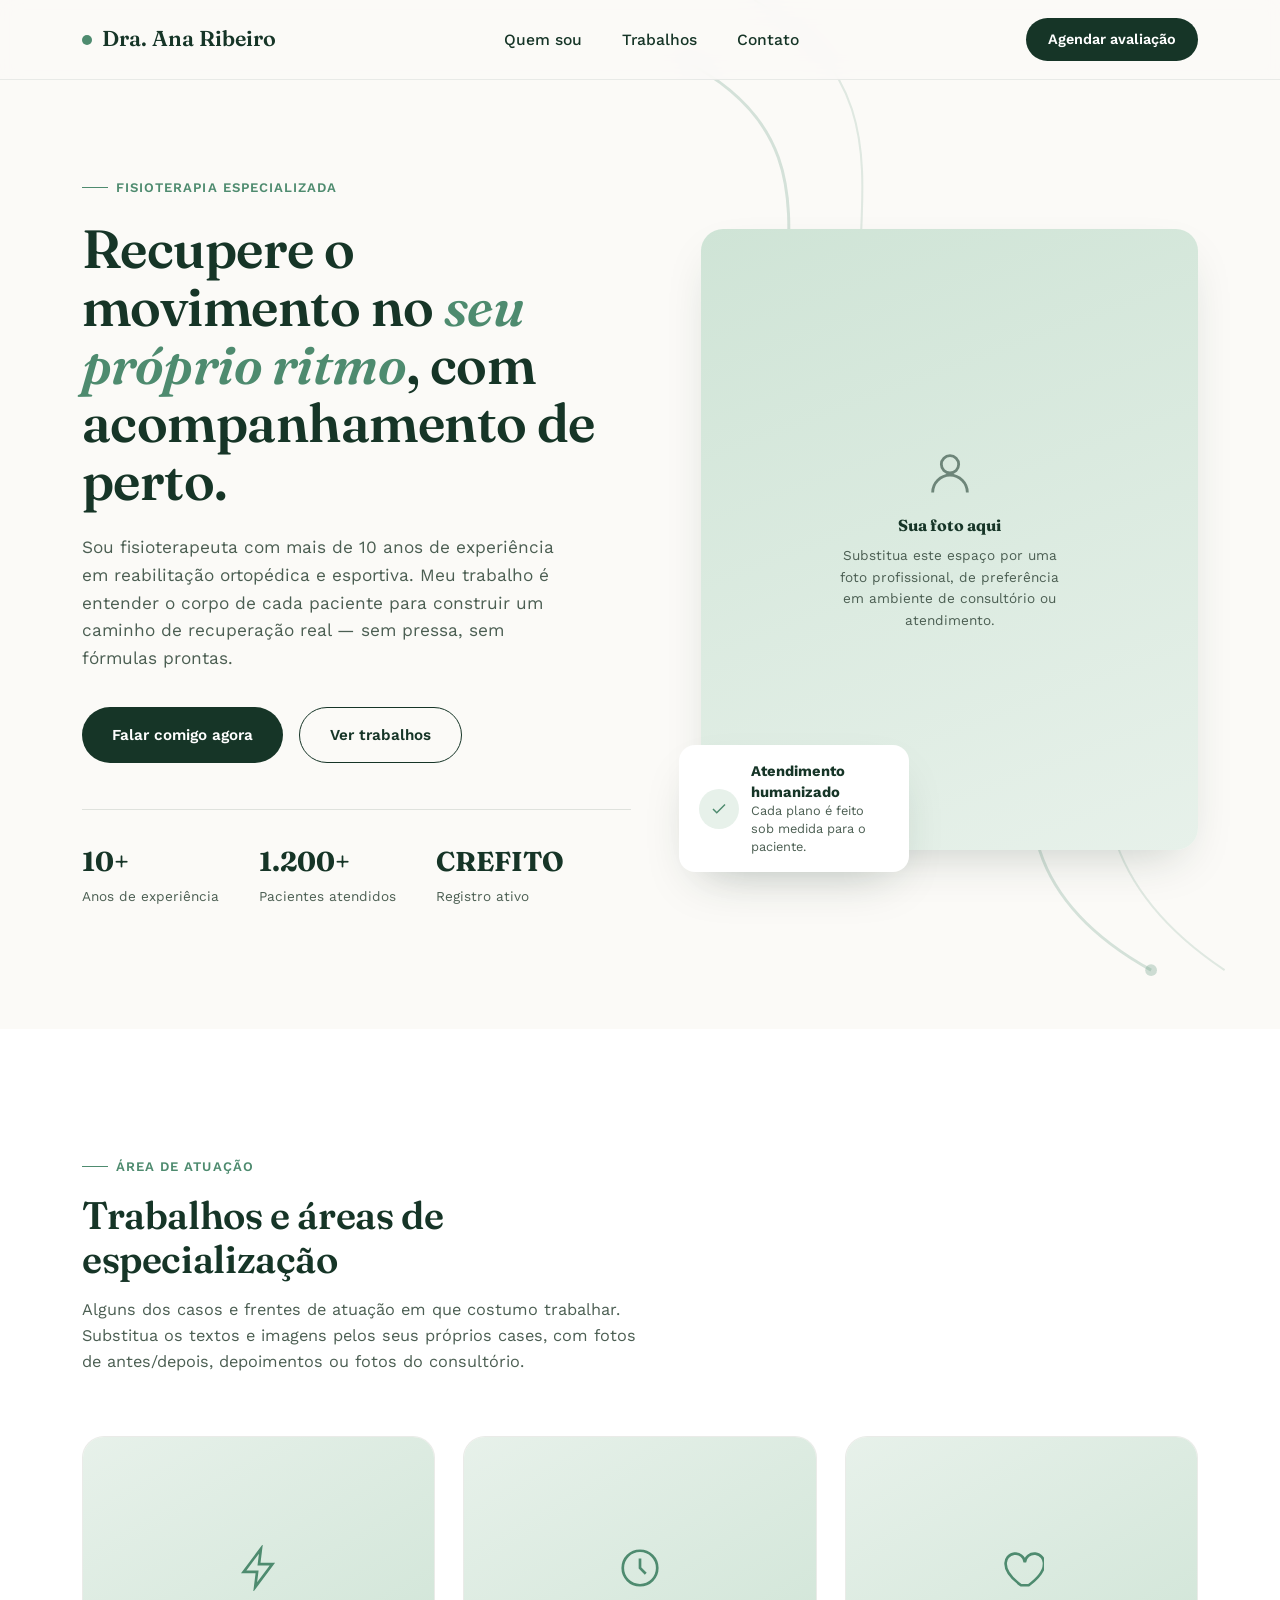
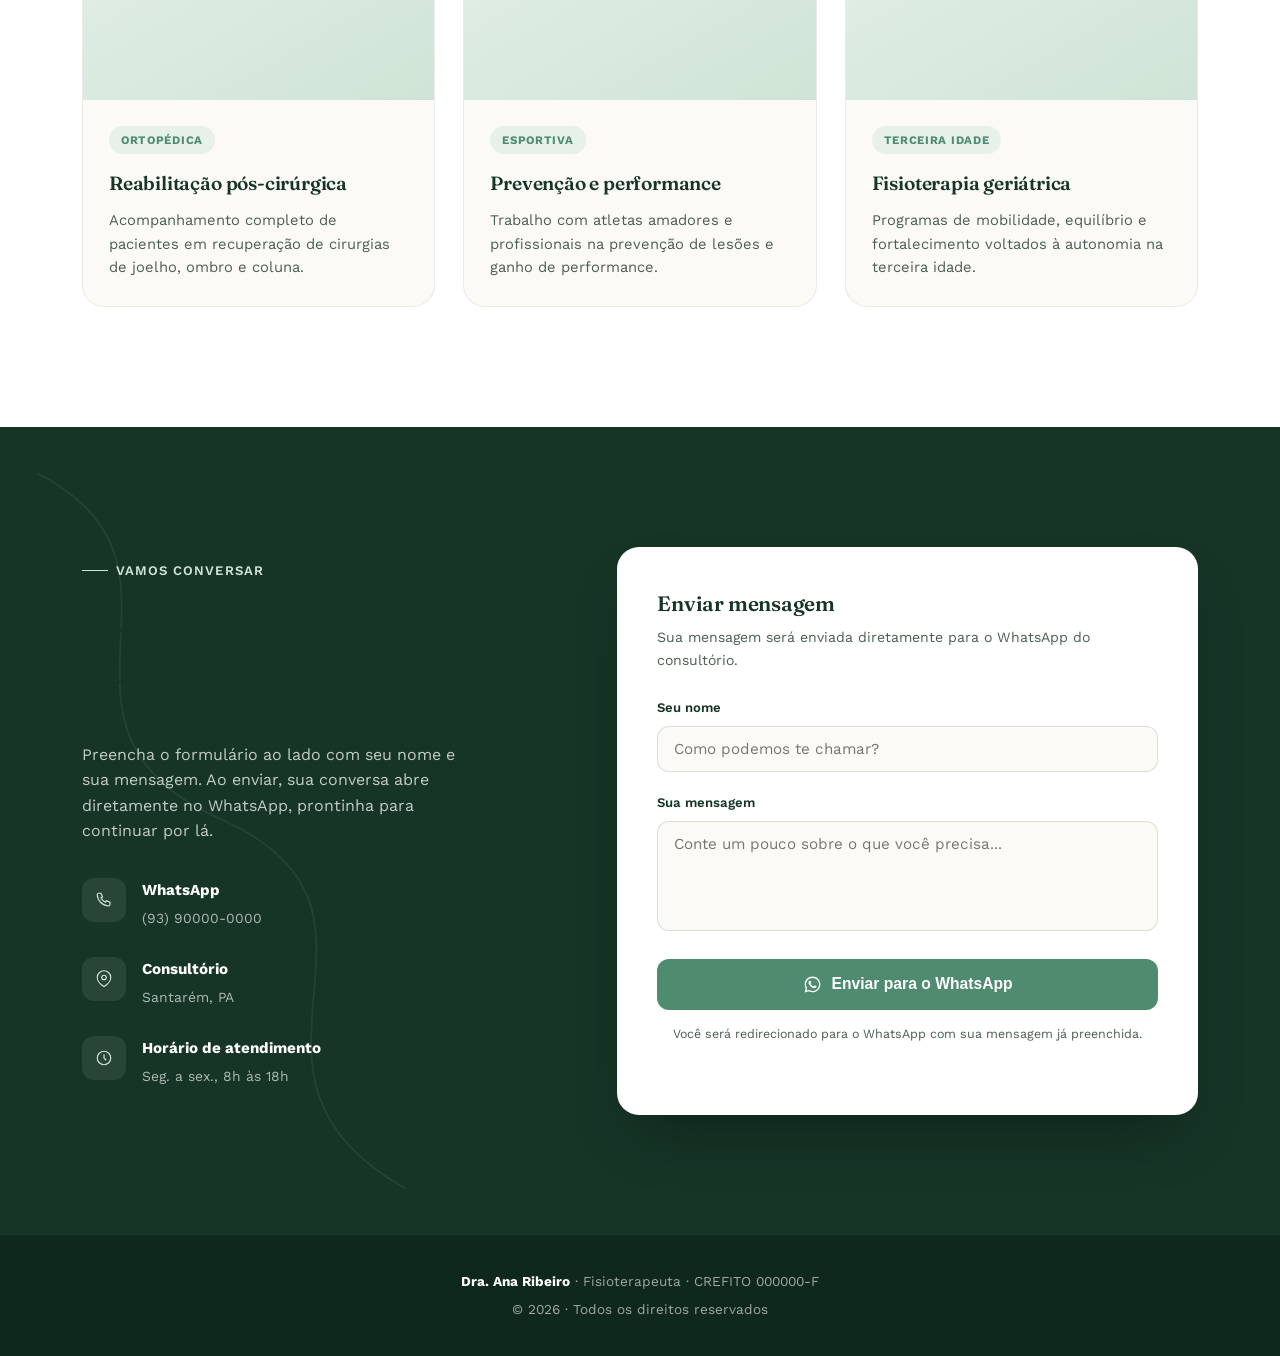
<file: site Gabriel/index.html>
<!DOCTYPE html>
<html lang="pt-BR">
<head>
<meta charset="UTF-8">
<meta name="viewport" content="width=device-width, initial-scale=1.0">
<title>Dra. Fisioterapeuta | Movimento, cuidado e recuperação</title>
<link rel="preconnect" href="https://fonts.googleapis.com">
<link rel="preconnect" href="https://fonts.gstatic.com" crossorigin>
<link href="https://fonts.googleapis.com/css2?family=Fraunces:ital,opsz,wght@0,9..144,400;0,9..144,500;0,9..144,600;0,9..144,700;1,9..144,500&family=Work+Sans:wght@300;400;500;600;700&display=swap" rel="stylesheet">
<style>
  :root {
    --verde-escuro: #163527;
    --verde-medio: #4E8B6F;
    --verde-claro: #E7F1EA;
    --verde-suave: #CFE4D6;
    --branco: #FFFFFF;
    --off-white: #FBFAF7;
    --texto: #1B2C22;
    --texto-suave: #4B5E52;
    --sombra: 0 20px 50px -20px rgba(22, 53, 39, 0.25);
    --radius: 22px;
  }

  * { margin: 0; padding: 0; box-sizing: border-box; }

  html { scroll-behavior: smooth; }

  body {
    font-family: 'Work Sans', sans-serif;
    color: var(--texto);
    background: var(--off-white);
    line-height: 1.6;
    overflow-x: hidden;
  }

  h1, h2, h3 {
    font-family: 'Fraunces', serif;
    font-weight: 600;
    letter-spacing: -0.01em;
    color: var(--verde-escuro);
  }

  a { text-decoration: none; color: inherit; }

  img, svg { display: block; max-width: 100%; }

  .container {
    width: 100%;
    max-width: 1180px;
    margin: 0 auto;
    padding: 0 32px;
  }

  /* Focus visibility */
  a:focus-visible, button:focus-visible, input:focus-visible, textarea:focus-visible {
    outline: 2px solid var(--verde-medio);
    outline-offset: 3px;
  }

  /* ---------- HEADER ---------- */
  header {
    position: fixed;
    top: 0;
    left: 0;
    width: 100%;
    z-index: 100;
    background: rgba(251, 250, 247, 0.85);
    backdrop-filter: blur(10px);
    border-bottom: 1px solid rgba(22, 53, 39, 0.08);
    transition: box-shadow .3s ease;
  }
  header.scrolled { box-shadow: 0 8px 30px -20px rgba(22,53,39,0.3); }

  .nav-wrap {
    display: flex;
    align-items: center;
    justify-content: space-between;
    padding: 18px 32px;
    max-width: 1180px;
    margin: 0 auto;
  }

  .logo {
    font-family: 'Fraunces', serif;
    font-weight: 600;
    font-size: 1.35rem;
    color: var(--verde-escuro);
    display: flex;
    align-items: center;
    gap: 10px;
  }
  .logo span.mark {
    width: 10px;
    height: 10px;
    border-radius: 50%;
    background: var(--verde-medio);
    display: inline-block;
  }

  nav ul {
    list-style: none;
    display: flex;
    gap: 40px;
  }

  nav a {
    font-size: 0.98rem;
    font-weight: 500;
    color: var(--verde-escuro);
    position: relative;
    padding: 4px 0;
  }
  nav a::after {
    content: '';
    position: absolute;
    left: 0; bottom: -2px;
    width: 0%;
    height: 2px;
    background: var(--verde-medio);
    transition: width .25s ease;
  }
  nav a:hover::after { width: 100%; }

  .nav-cta {
    background: var(--verde-escuro);
    color: var(--branco) !important;
    padding: 10px 22px;
    border-radius: 999px;
    font-size: 0.9rem;
    font-weight: 600;
    transition: background .25s ease, transform .25s ease;
  }
  .nav-cta:hover { background: var(--verde-medio); transform: translateY(-1px); }
  .nav-cta::after { display: none; }

  .menu-toggle {
    display: none;
    flex-direction: column;
    gap: 5px;
    background: none;
    border: none;
    cursor: pointer;
    padding: 8px;
  }
  .menu-toggle span {
    width: 24px;
    height: 2px;
    background: var(--verde-escuro);
    transition: all .3s ease;
  }

  /* ---------- HERO / QUEM SOU ---------- */
  .hero {
    position: relative;
    padding: 170px 0 120px;
    overflow: hidden;
    background: var(--off-white);
  }

  .hero-curve {
    position: absolute;
    top: 0;
    right: -10%;
    width: 70%;
    height: 100%;
    z-index: 0;
    opacity: 0.9;
  }

  .hero-grid {
    position: relative;
    z-index: 1;
    display: grid;
    grid-template-columns: 1.05fr 0.95fr;
    gap: 70px;
    align-items: center;
  }

  .eyebrow {
    display: inline-flex;
    align-items: center;
    gap: 8px;
    font-size: 0.82rem;
    font-weight: 600;
    letter-spacing: 0.08em;
    text-transform: uppercase;
    color: var(--verde-medio);
    margin-bottom: 22px;
  }
  .eyebrow::before {
    content: '';
    width: 26px;
    height: 1px;
    background: var(--verde-medio);
  }

  .hero h1 {
    font-size: clamp(2.4rem, 4.2vw, 3.6rem);
    line-height: 1.08;
    margin-bottom: 24px;
  }
  .hero h1 em {
    font-style: italic;
    color: var(--verde-medio);
  }

  .hero p.lead {
    font-size: 1.08rem;
    color: var(--texto-suave);
    max-width: 480px;
    margin-bottom: 34px;
  }

  .hero-actions {
    display: flex;
    gap: 16px;
    flex-wrap: wrap;
    margin-bottom: 46px;
  }

  .btn-primary {
    background: var(--verde-escuro);
    color: var(--branco);
    padding: 15px 30px;
    border-radius: 999px;
    font-weight: 600;
    font-size: 0.95rem;
    display: inline-flex;
    align-items: center;
    gap: 10px;
    transition: background .25s ease, transform .25s ease;
    border: none;
    cursor: pointer;
  }
  .btn-primary:hover { background: var(--verde-medio); transform: translateY(-2px); }

  .btn-secondary {
    padding: 15px 30px;
    border-radius: 999px;
    font-weight: 600;
    font-size: 0.95rem;
    border: 1.5px solid var(--verde-escuro);
    color: var(--verde-escuro);
    transition: all .25s ease;
  }
  .btn-secondary:hover { background: var(--verde-escuro); color: var(--branco); }

  .hero-stats {
    display: flex;
    gap: 40px;
    padding-top: 30px;
    border-top: 1px solid rgba(22,53,39,0.12);
  }
  .hero-stats div strong {
    display: block;
    font-family: 'Fraunces', serif;
    font-size: 1.7rem;
    color: var(--verde-escuro);
  }
  .hero-stats div span {
    font-size: 0.85rem;
    color: var(--texto-suave);
  }

  .hero-photo-wrap {
    position: relative;
  }
  .photo-frame {
    position: relative;
    border-radius: var(--radius);
    overflow: hidden;
    aspect-ratio: 4/5;
    background: linear-gradient(160deg, var(--verde-suave), var(--verde-claro));
    box-shadow: var(--sombra);
    display: flex;
    align-items: center;
    justify-content: center;
  }
  .photo-frame .placeholder-text {
    text-align: center;
    color: var(--verde-escuro);
    padding: 20px;
  }
  .photo-frame .placeholder-text svg { margin: 0 auto 14px; opacity: 0.55; }
  .photo-frame .placeholder-text p {
    font-size: 0.85rem;
    color: var(--texto-suave);
    max-width: 220px;
    margin: 6px auto 0;
  }
  .photo-badge {
    position: absolute;
    bottom: -22px;
    left: -22px;
    background: var(--branco);
    border-radius: 16px;
    padding: 16px 20px;
    box-shadow: var(--sombra);
    display: flex;
    align-items: center;
    gap: 12px;
    max-width: 230px;
  }
  .photo-badge .dot {
    width: 40px; height: 40px;
    border-radius: 50%;
    background: var(--verde-claro);
    display: flex; align-items: center; justify-content: center;
    flex-shrink: 0;
  }
  .photo-badge p { font-size: 0.8rem; color: var(--texto-suave); line-height: 1.4; }
  .photo-badge strong { display: block; color: var(--verde-escuro); font-size: 0.92rem; }

  /* ---------- SECTION LABEL ---------- */
  .section-head {
    max-width: 560px;
    margin-bottom: 60px;
  }
  .section-head .eyebrow { margin-bottom: 16px; }
  .section-head h2 {
    font-size: clamp(1.9rem, 3vw, 2.6rem);
    line-height: 1.15;
  }
  .section-head p {
    color: var(--texto-suave);
    margin-top: 16px;
    font-size: 1.02rem;
  }

  /* ---------- TRABALHOS ---------- */
  .trabalhos {
    padding: 120px 0;
    background: var(--branco);
    position: relative;
  }

  .divider-wave {
    position: absolute;
    top: -1px;
    left: 0;
    width: 100%;
    line-height: 0;
  }

  .cards-grid {
    display: grid;
    grid-template-columns: repeat(3, 1fr);
    gap: 28px;
  }

  .card {
    background: var(--off-white);
    border-radius: var(--radius);
    overflow: hidden;
    border: 1px solid rgba(22,53,39,0.07);
    transition: transform .3s ease, box-shadow .3s ease;
  }
  .card:hover {
    transform: translateY(-6px);
    box-shadow: var(--sombra);
  }

  .card-media {
    aspect-ratio: 4/3;
    background: linear-gradient(150deg, var(--verde-claro), var(--verde-suave));
    display: flex;
    align-items: center;
    justify-content: center;
    color: var(--verde-medio);
  }

  .card-body { padding: 26px; }
  .card-tag {
    display: inline-block;
    font-size: 0.72rem;
    font-weight: 700;
    letter-spacing: 0.06em;
    text-transform: uppercase;
    color: var(--verde-medio);
    background: var(--verde-claro);
    padding: 5px 12px;
    border-radius: 999px;
    margin-bottom: 14px;
  }
  .card h3 {
    font-size: 1.2rem;
    margin-bottom: 10px;
  }
  .card p {
    font-size: 0.92rem;
    color: var(--texto-suave);
  }

  /* ---------- CONTATO ---------- */
  .contato {
    padding: 120px 0;
    background: var(--verde-escuro);
    color: var(--branco);
    position: relative;
    overflow: hidden;
  }
  .contato .section-head h2, .contato .section-head p { color: var(--branco); }
  .contato .section-head p { color: rgba(255,255,255,0.7); }
  .contato .eyebrow { color: var(--verde-suave); }
  .contato .eyebrow::before { background: var(--verde-suave); }

  .contato-grid {
    display: grid;
    grid-template-columns: 0.9fr 1.1fr;
    gap: 60px;
    position: relative;
    z-index: 1;
  }

  .contato-info { padding-top: 6px; }
  .contato-info p.lead {
    color: rgba(255,255,255,0.75);
    max-width: 380px;
    margin-bottom: 34px;
  }

  .info-item {
    display: flex;
    gap: 16px;
    align-items: flex-start;
    margin-bottom: 26px;
  }
  .info-item .icn {
    width: 44px; height: 44px;
    border-radius: 12px;
    background: rgba(255,255,255,0.08);
    display: flex; align-items: center; justify-content: center;
    flex-shrink: 0;
  }
  .info-item strong { display: block; font-size: 0.95rem; margin-bottom: 3px; }
  .info-item span { font-size: 0.87rem; color: rgba(255,255,255,0.65); }

  .form-card {
    background: var(--branco);
    border-radius: var(--radius);
    padding: 40px;
    box-shadow: 0 30px 60px -20px rgba(0,0,0,0.35);
  }
  .form-card h3 {
    font-size: 1.3rem;
    margin-bottom: 6px;
  }
  .form-card .sub {
    font-size: 0.88rem;
    color: var(--texto-suave);
    margin-bottom: 26px;
  }

  .field { margin-bottom: 20px; }
  .field label {
    display: block;
    font-size: 0.82rem;
    font-weight: 600;
    color: var(--verde-escuro);
    margin-bottom: 8px;
  }
  .field input, .field textarea {
    width: 100%;
    border: 1.5px solid rgba(22,53,39,0.15);
    border-radius: 12px;
    padding: 13px 16px;
    font-family: 'Work Sans', sans-serif;
    font-size: 0.95rem;
    color: var(--texto);
    background: var(--off-white);
    transition: border-color .2s ease;
    resize: none;
  }
  .field input:focus, .field textarea:focus {
    border-color: var(--verde-medio);
    outline: none;
  }
  .field textarea { min-height: 110px; }

  .whats-btn {
    width: 100%;
    background: var(--verde-medio);
    color: var(--branco);
    border: none;
    padding: 16px;
    border-radius: 12px;
    font-weight: 600;
    font-size: 0.98rem;
    display: flex;
    align-items: center;
    justify-content: center;
    gap: 10px;
    cursor: pointer;
    transition: background .25s ease, transform .2s ease;
  }
  .whats-btn:hover { background: var(--verde-escuro); transform: translateY(-2px); }

  .form-note {
    font-size: 0.78rem;
    color: var(--texto-suave);
    margin-top: 14px;
    text-align: center;
  }

  /* ---------- FOOTER ---------- */
  footer {
    background: #0F281D;
    color: rgba(255,255,255,0.6);
    padding: 36px 0;
    text-align: center;
    font-size: 0.85rem;
  }
  footer strong { color: var(--branco); }

  /* ---------- RESPONSIVE ---------- */
  @media (max-width: 980px) {
    .hero-grid { grid-template-columns: 1fr; gap: 50px; }
    .hero-photo-wrap { max-width: 420px; margin: 0 auto; }
    .cards-grid { grid-template-columns: repeat(2, 1fr); }
    .contato-grid { grid-template-columns: 1fr; gap: 50px; }
  }

  @media (max-width: 720px) {
    .container { padding: 0 22px; }
    nav ul { display: none; }
    .menu-toggle { display: flex; }
    .nav-cta { display: none; }
    header.open nav ul {
      display: flex;
      flex-direction: column;
      position: absolute;
      top: 100%;
      left: 0;
      width: 100%;
      background: var(--off-white);
      padding: 24px 32px;
      gap: 18px;
      border-bottom: 1px solid rgba(22,53,39,0.08);
    }
    .hero { padding: 130px 0 80px; }
    .hero-stats { gap: 26px; flex-wrap: wrap; }
    .cards-grid { grid-template-columns: 1fr; }
    .trabalhos, .contato { padding: 80px 0; }
    .form-card { padding: 28px 22px; }
    .photo-badge { position: static; margin-top: -30px; margin-left: 16px; }
  }

  @media (prefers-reduced-motion: reduce) {
    * { transition: none !important; scroll-behavior: auto !important; }
  }
</style>
</head>
<body>

<header id="siteHeader">
  <div class="nav-wrap">
    <a href="#topo" class="logo"><span class="mark"></span>Dra. Ana Ribeiro</a>
    <nav>
      <ul>
        <li><a href="#quem-sou">Quem sou</a></li>
        <li><a href="#trabalhos">Trabalhos</a></li>
        <li><a href="#contato">Contato</a></li>
      </ul>
    </nav>
    <a href="#contato" class="nav-cta">Agendar avaliação</a>
    <button class="menu-toggle" id="menuToggle" aria-label="Abrir menu">
      <span></span><span></span><span></span>
    </button>
  </div>
</header>

<main>
  <!-- SEÇÃO 1: QUEM SOU -->
  <section class="hero" id="quem-sou">
    <svg class="hero-curve" viewBox="0 0 500 700" fill="none" xmlns="http://www.w3.org/2000/svg" aria-hidden="true">
      <path d="M60 40 C 220 120, 40 260, 220 340 C 400 420, 200 560, 380 660" stroke="#4E8B6F" stroke-width="2" stroke-opacity="0.25" fill="none"/>
      <path d="M110 0 C 270 90, 90 240, 270 320 C 450 400, 250 540, 430 660" stroke="#4E8B6F" stroke-width="1.4" stroke-opacity="0.18" fill="none"/>
      <circle cx="220" cy="340" r="5" fill="#4E8B6F" fill-opacity="0.4"/>
      <circle cx="380" cy="660" r="4" fill="#4E8B6F" fill-opacity="0.3"/>
    </svg>

    <div class="container hero-grid">
      <div>
        <span class="eyebrow">Fisioterapia especializada</span>
        <h1>Recupere o movimento no <em>seu próprio ritmo</em>, com acompanhamento de perto.</h1>
        <p class="lead">Sou fisioterapeuta com mais de 10 anos de experiência em reabilitação ortopédica e esportiva. Meu trabalho é entender o corpo de cada paciente para construir um caminho de recuperação real — sem pressa, sem fórmulas prontas.</p>
        <div class="hero-actions">
          <a href="#contato" class="btn-primary">
            Falar comigo agora
          </a>
          <a href="#trabalhos" class="btn-secondary">Ver trabalhos</a>
        </div>
        <div class="hero-stats">
          <div><strong>10+</strong><span>Anos de experiência</span></div>
          <div><strong>1.200+</strong><span>Pacientes atendidos</span></div>
          <div><strong>CREFITO</strong><span>Registro ativo</span></div>
        </div>
      </div>

      <div class="hero-photo-wrap">
        <div class="photo-frame">
          <div class="placeholder-text">
            <svg width="52" height="52" viewBox="0 0 24 24" fill="none" stroke="#163527" stroke-width="1.3">
              <circle cx="12" cy="8" r="4"/>
              <path d="M4 21c0-4.4 3.6-8 8-8s8 3.6 8 8"/>
            </svg>
            <strong style="font-family:'Fraunces',serif;color:#163527;">Sua foto aqui</strong>
            <p>Substitua este espaço por uma foto profissional, de preferência em ambiente de consultório ou atendimento.</p>
          </div>
        </div>
        <div class="photo-badge">
          <div class="dot">
            <svg width="18" height="18" viewBox="0 0 24 24" fill="none" stroke="#4E8B6F" stroke-width="2"><path d="M20 6L9 17l-5-5"/></svg>
          </div>
          <p><strong>Atendimento humanizado</strong>Cada plano é feito sob medida para o paciente.</p>
        </div>
      </div>
    </div>
  </section>

  <!-- SEÇÃO 2: TRABALHOS -->
  <section class="trabalhos" id="trabalhos">
    <div class="container">
      <div class="section-head">
        <span class="eyebrow">Área de atuação</span>
        <h2>Trabalhos e áreas de especialização</h2>
        <p>Alguns dos casos e frentes de atuação em que costumo trabalhar. Substitua os textos e imagens pelos seus próprios cases, com fotos de antes/depois, depoimentos ou fotos do consultório.</p>
      </div>

      <div class="cards-grid">
        <article class="card">
          <div class="card-media">
            <svg width="46" height="46" viewBox="0 0 24 24" fill="none" stroke="#4E8B6F" stroke-width="1.4"><path d="M13 2L4 14h7l-1 8 9-12h-7l1-8z"/></svg>
          </div>
          <div class="card-body">
            <span class="card-tag">Ortopédica</span>
            <h3>Reabilitação pós-cirúrgica</h3>
            <p>Acompanhamento completo de pacientes em recuperação de cirurgias de joelho, ombro e coluna.</p>
          </div>
        </article>

        <article class="card">
          <div class="card-media">
            <svg width="46" height="46" viewBox="0 0 24 24" fill="none" stroke="#4E8B6F" stroke-width="1.4"><circle cx="12" cy="12" r="9"/><path d="M12 7v5l3 3"/></svg>
          </div>
          <div class="card-body">
            <span class="card-tag">Esportiva</span>
            <h3>Prevenção e performance</h3>
            <p>Trabalho com atletas amadores e profissionais na prevenção de lesões e ganho de performance.</p>
          </div>
        </article>

        <article class="card">
          <div class="card-media">
            <svg width="46" height="46" viewBox="0 0 24 24" fill="none" stroke="#4E8B6F" stroke-width="1.4"><path d="M12 21c-4-3-8-6.5-8-11a5 5 0 0110-1 5 5 0 0110 1c0 4.5-4 8-8 11z"/></svg>
          </div>
          <div class="card-body">
            <span class="card-tag">Terceira idade</span>
            <h3>Fisioterapia geriátrica</h3>
            <p>Programas de mobilidade, equilíbrio e fortalecimento voltados à autonomia na terceira idade.</p>
          </div>
        </article>
      </div>
    </div>
  </section>

  <!-- SEÇÃO 3: CONTATO -->
  <section class="contato" id="contato">
    <svg class="hero-curve" style="opacity:0.5; right:auto; left:-15%;" viewBox="0 0 500 700" fill="none" xmlns="http://www.w3.org/2000/svg" aria-hidden="true">
      <path d="M60 40 C 220 120, 40 260, 220 340 C 400 420, 200 560, 380 660" stroke="#CFE4D6" stroke-width="1.6" stroke-opacity="0.15" fill="none"/>
    </svg>
    <div class="container contato-grid">
      <div class="contato-info">
        <span class="eyebrow">Vamos conversar</span>
        <h2 style="font-size:clamp(1.9rem,3vw,2.6rem); margin-bottom:16px;">Entre em contato pelo WhatsApp</h2>
        <p class="lead">Preencha o formulário ao lado com seu nome e sua mensagem. Ao enviar, sua conversa abre diretamente no WhatsApp, prontinha para continuar por lá.</p>

        <div class="info-item">
          <div class="icn"><svg width="18" height="18" viewBox="0 0 24 24" fill="none" stroke="#CFE4D6" stroke-width="1.6"><path d="M3 5a2 2 0 012-2h3l2 5-2 1a11 11 0 006 6l1-2 5 2v3a2 2 0 01-2 2A16 16 0 013 5z"/></svg></div>
          <div><strong>WhatsApp</strong><span>(93) 90000-0000</span></div>
        </div>
        <div class="info-item">
          <div class="icn"><svg width="18" height="18" viewBox="0 0 24 24" fill="none" stroke="#CFE4D6" stroke-width="1.6"><path d="M21 10c0 7-9 12-9 12s-9-5-9-12a9 9 0 0118 0z"/><circle cx="12" cy="10" r="3"/></svg></div>
          <div><strong>Consultório</strong><span>Santarém, PA</span></div>
        </div>
        <div class="info-item">
          <div class="icn"><svg width="18" height="18" viewBox="0 0 24 24" fill="none" stroke="#CFE4D6" stroke-width="1.6"><circle cx="12" cy="12" r="9"/><path d="M12 7v5l3 3"/></svg></div>
          <div><strong>Horário de atendimento</strong><span>Seg. a sex., 8h às 18h</span></div>
        </div>
      </div>

      <div class="form-card">
        <h3>Enviar mensagem</h3>
        <p class="sub">Sua mensagem será enviada diretamente para o WhatsApp do consultório.</p>
        <form id="whatsForm">
          <div class="field">
            <label for="nome">Seu nome</label>
            <input type="text" id="nome" name="nome" placeholder="Como podemos te chamar?" required>
          </div>
          <div class="field">
            <label for="mensagem">Sua mensagem</label>
            <textarea id="mensagem" name="mensagem" placeholder="Conte um pouco sobre o que você precisa..." required></textarea>
          </div>
          <button type="submit" class="whats-btn">
            <svg width="19" height="19" viewBox="0 0 24 24" fill="#fff"><path d="M12.04 2C6.58 2 2.13 6.45 2.13 11.91c0 1.75.46 3.45 1.32 4.95L2 22l5.29-1.39a9.87 9.87 0 004.75 1.21h.01c5.46 0 9.9-4.45 9.9-9.91C21.96 6.45 17.5 2 12.04 2zm0 18.14h-.01a8.2 8.2 0 01-4.19-1.15l-.3-.18-3.14.82.84-3.06-.2-.31a8.22 8.22 0 01-1.26-4.35c0-4.54 3.7-8.24 8.26-8.24 2.2 0 4.27.86 5.83 2.42a8.19 8.19 0 012.42 5.82c0 4.55-3.7 8.24-8.25 8.24zm4.52-6.17c-.25-.12-1.47-.72-1.69-.81-.23-.08-.4-.12-.56.13-.17.25-.64.81-.79.97-.14.17-.29.19-.54.06-.25-.12-1.05-.39-2-1.23-.74-.66-1.24-1.47-1.39-1.72-.14-.25-.02-.38.11-.51.11-.11.25-.29.37-.43.12-.15.16-.25.25-.42.08-.17.04-.31-.02-.43-.06-.12-.56-1.35-.77-1.85-.2-.48-.41-.42-.56-.43-.14-.01-.31-.01-.48-.01-.17 0-.43.06-.66.31-.23.25-.86.85-.86 2.07 0 1.22.89 2.4 1.01 2.56.12.17 1.75 2.67 4.24 3.74.59.26 1.05.41 1.41.53.59.19 1.13.16 1.56.1.48-.07 1.47-.6 1.67-1.18.21-.58.21-1.07.14-1.18-.06-.1-.23-.16-.48-.28z"/></svg>
            Enviar para o WhatsApp
          </button>
          <p class="form-note">Você será redirecionado para o WhatsApp com sua mensagem já preenchida.</p>
        </form>
      </div>
    </div>
  </section>
</main>

<footer>
  <div class="container">
    <p><strong>Dra. Ana Ribeiro</strong> · Fisioterapeuta · CREFITO 000000-F</p>
    <p style="margin-top:6px;">© 2026 · Todos os direitos reservados</p>
  </div>
</footer>

<script>
  // Número de WhatsApp do consultório — TROQUE pelo número real, com código do país (55) + DDD, sem espaços ou símbolos.
  const WHATSAPP_NUMERO = "5593900000000";

  const header = document.getElementById('siteHeader');
  window.addEventListener('scroll', () => {
    header.classList.toggle('scrolled', window.scrollY > 10);
  });

  const menuToggle = document.getElementById('menuToggle');
  menuToggle.addEventListener('click', () => {
    header.classList.toggle('open');
  });
  document.querySelectorAll('nav a').forEach(link => {
    link.addEventListener('click', () => header.classList.remove('open'));
  });

  const form = document.getElementById('whatsForm');
  form.addEventListener('submit', function (e) {
    e.preventDefault();
    const nome = document.getElementById('nome').value.trim();
    const mensagem = document.getElementById('mensagem').value.trim();

    const texto = `Olá, meu nome é ${nome}. ${mensagem}`;
    const url = `https://wa.me/${WHATSAPP_NUMERO}?text=${encodeURIComponent(texto)}`;

    window.open(url, '_blank');
  });
</script>

</body>
</html>
</file>
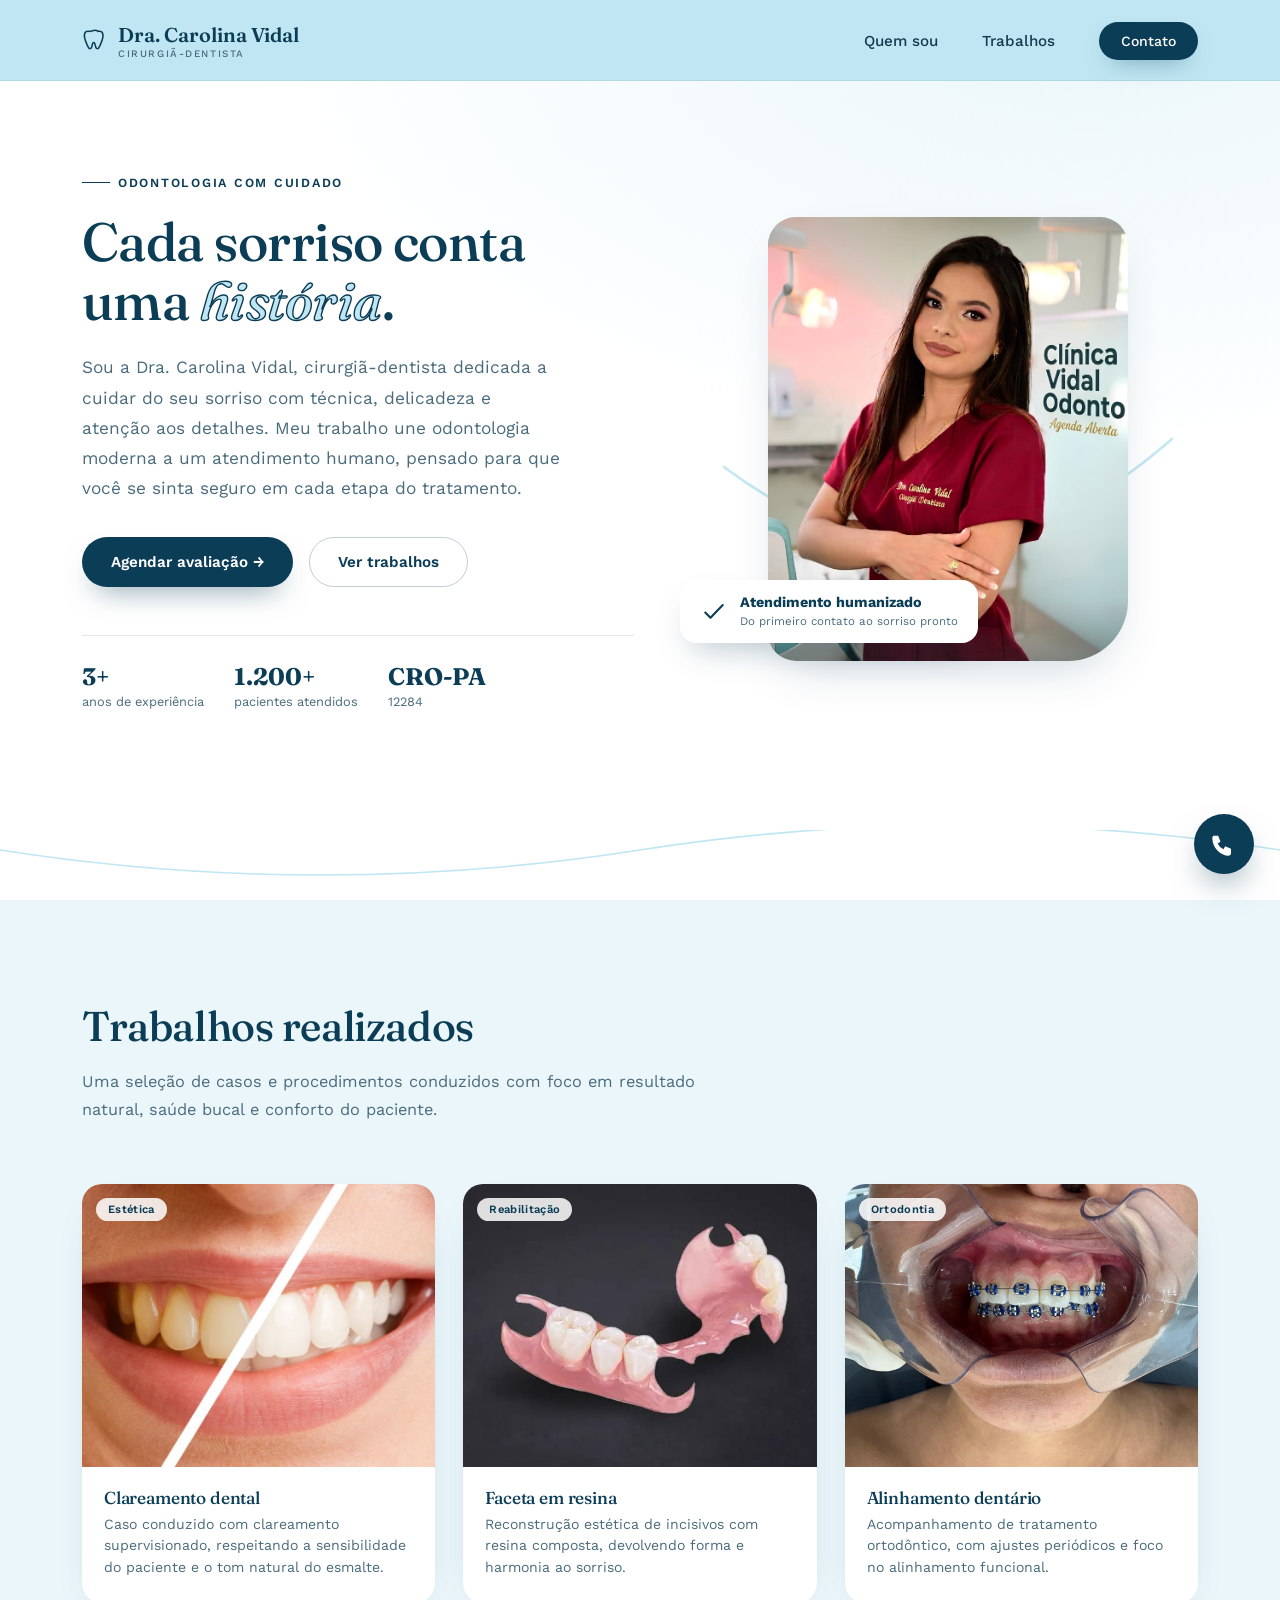
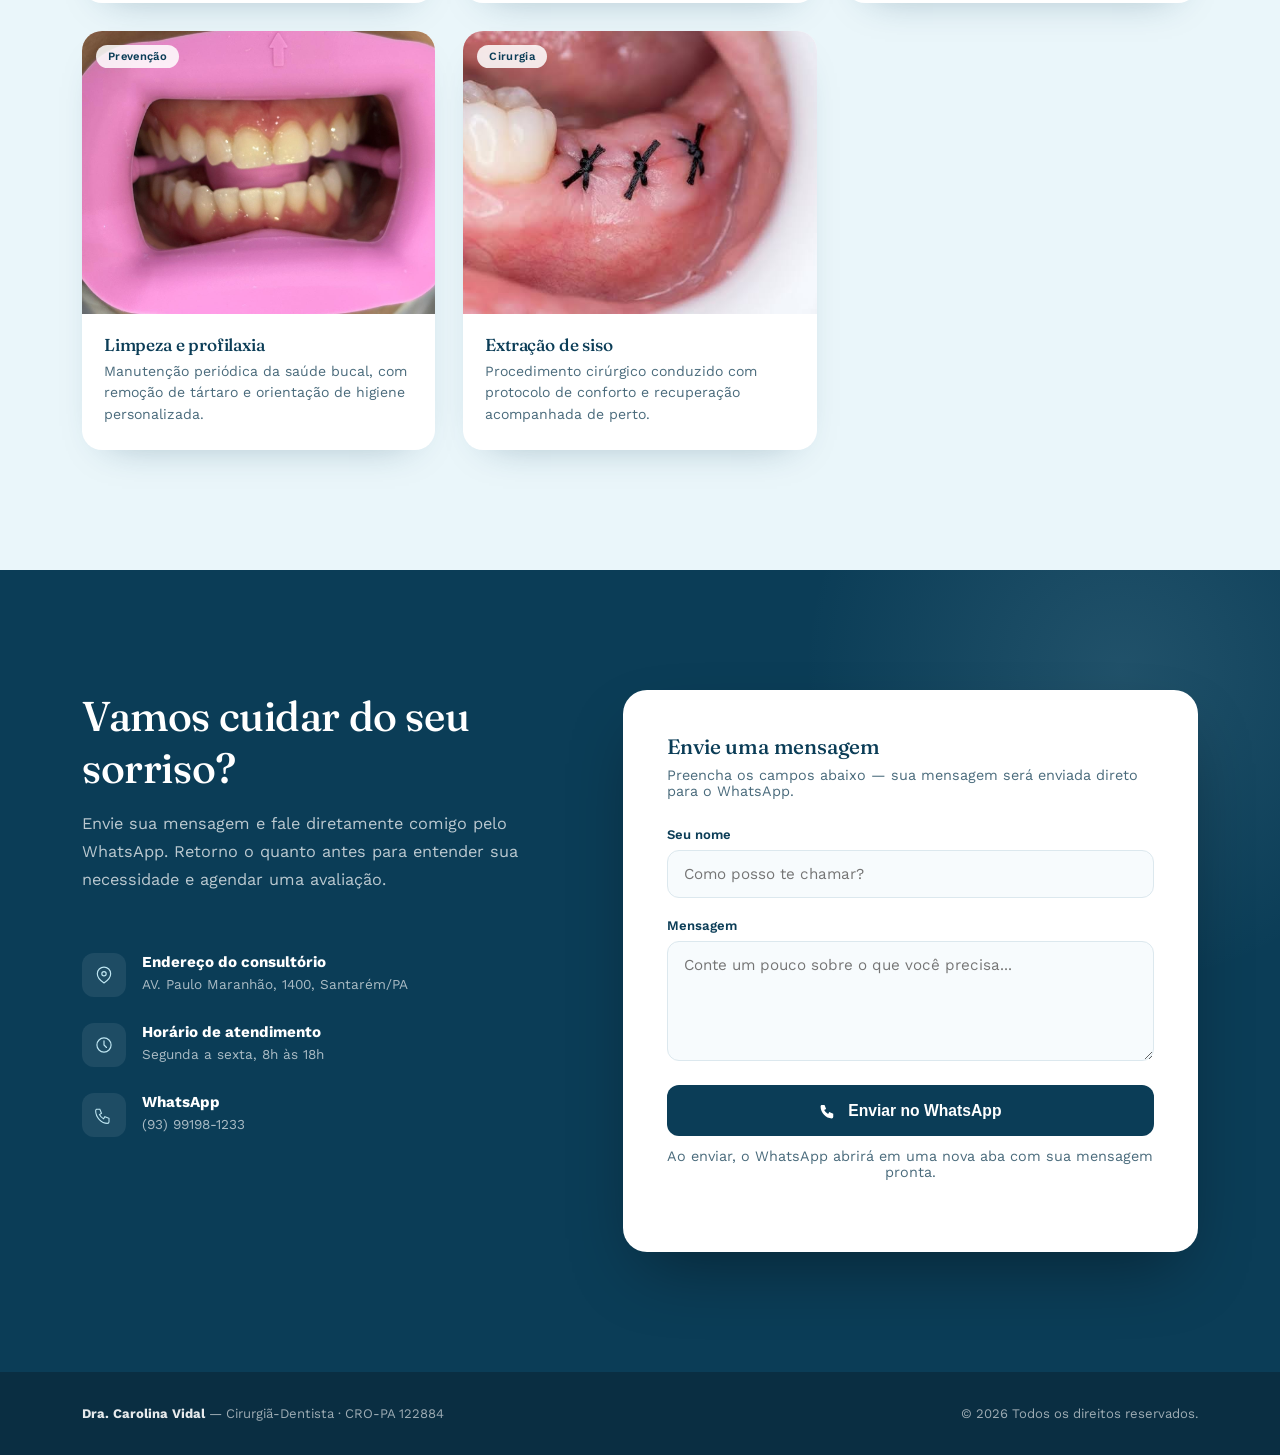
<file: site-carol/index.html>
<!DOCTYPE html>
<html lang="pt-BR">
<head>
<meta charset="UTF-8">
<meta name="viewport" content="width=device-width, initial-scale=1.0">
<title>Dra. Carol Vidal — Odontologia</title>
<link rel="preconnect" href="https://fonts.googleapis.com">
<link rel="preconnect" href="https://fonts.gstatic.com" crossorigin>
<link href="https://fonts.googleapis.com/css2?family=Fraunces:ital,opsz,wght@0,9..144,400;0,9..144,500;0,9..144,600;1,9..144,500&family=Work+Sans:wght@300;400;500;600;700&display=swap" rel="stylesheet">
<style>
  :root{
    --azul-escuro: #0B3D57;
    --azul-escuro-2: #0A2E42;
    --azul-claro: #BFE6F2;
    --azul-claro-2: #EAF6FA;
    --branco: #FFFFFF;
    --texto: #16394D;
    --texto-suave: #4A6B7C;
    --sombra: 0 20px 50px -20px rgba(11,61,87,0.25);
    --curva: cubic-bezier(.22,.98,.35,1);
  }

  *{box-sizing:border-box; margin:0; padding:0;}
  html{scroll-behavior:smooth;}
  body{
    font-family:'Work Sans', sans-serif;
    color:var(--texto);
    background:var(--branco);
    overflow-x:hidden;
    -webkit-font-smoothing:antialiased;
  }
  h1,h2,h3,.display{
    font-family:'Fraunces', serif;
    font-weight:500;
    letter-spacing:-0.01em;
    color:var(--azul-escuro);
  }
  a{text-decoration:none; color:inherit;}
  ul{list-style:none;}
  img{max-width:100%; display:block;}
  .thumb img,
  .photo-card .ph-inner img{
    width:100%;
    height:100%;
    object-fit:cover;
    display:block;
  }
  section{position:relative;}
  .container{
    max-width:1180px;
    margin:0 auto;
    padding:0 32px;
  }
  ::selection{background:var(--azul-claro); color:var(--azul-escuro-2);}

  /* reveal on scroll */
  .reveal{
    opacity:0;
    transform:translateY(28px);
    transition:opacity .9s var(--curva), transform .9s var(--curva);
  }
  .reveal.is-visible{opacity:1; transform:translateY(0);}
  .reveal-delay-1.is-visible{transition-delay:.1s;}
  .reveal-delay-2.is-visible{transition-delay:.2s;}
  .reveal-delay-3.is-visible{transition-delay:.3s;}

  @media (prefers-reduced-motion: reduce){
    .reveal, .reveal.is-visible{opacity:1; transform:none; transition:none;}
    *{animation:none !important;}
  }

  /* ---------- HEADER ---------- */
  header{
    position:fixed;
    top:0; left:0; right:0;
    z-index:1000;
    background:var(--azul-claro);
    backdrop-filter:blur(14px);
    -webkit-backdrop-filter:blur(14px);
    border-bottom:1px solid rgba(11,61,87,0.08);
    transition:box-shadow .4s var(--curva);
  }
  header.scrolled{box-shadow:0 8px 30px -18px rgba(11,61,87,0.35);}
  .nav-wrap{
    display:flex;
    align-items:center;
    justify-content:space-between;
    height:80px;
  }
  .logo{
    display:flex;
    align-items:center;
    gap:10px;
    font-family:'Fraunces', serif;
    font-size:1.25rem;
    color:var(--azul-escuro);
    font-weight:600;
  }
  .logo svg{width:26px; height:26px; flex-shrink:0;}
  .logo .sub{
    display:block;
    font-family:'Work Sans', sans-serif;
    font-size:.62rem;
    font-weight:500;
    letter-spacing:.16em;
    text-transform:uppercase;
    color:var(--texto-suave);
    margin-top:1px;
  }
  nav ul{
    display:flex;
    gap:44px;
    align-items:center;
  }
  nav a{
    font-size:.95rem;
    font-weight:500;
    color:var(--texto);
    position:relative;
    padding:6px 0;
    transition:color .3s;
  }
  nav a::after{
    content:'';
    position:absolute;
    left:0; bottom:0;
    width:0; height:2px;
    background:var(--azul-escuro);
    transition:width .35s var(--curva);
  }
  nav a:hover{color:var(--azul-escuro);}
  nav a:hover::after{width:100%;}
  .nav-cta{
    background:var(--azul-escuro);
    color:var(--branco) !important;
    padding:11px 22px;
    border-radius:100px;
    font-size:.88rem;
    transition:transform .35s var(--curva), background .3s, box-shadow .35s;
    box-shadow:0 10px 24px -12px rgba(11,61,87,0.55);
  }
  .nav-cta::after{display:none;}
  .nav-cta:hover{transform:translateY(-2px); background:var(--azul-escuro-2);}

  .burger{
    display:none;
    width:40px; height:40px;
    flex-direction:column;
    justify-content:center;
    align-items:center;
    gap:5px;
    background:none;
    border:none;
    cursor:pointer;
  }
  .burger span{
    width:24px; height:2px;
    background:var(--azul-escuro);
    transition:transform .3s var(--curva), opacity .3s;
  }
  .burger.open span:nth-child(1){transform:translateY(7px) rotate(45deg);}
  .burger.open span:nth-child(2){opacity:0;}
  .burger.open span:nth-child(3){transform:translateY(-7px) rotate(-45deg);}

  /* ---------- HERO / QUEM SOU ---------- */
  .hero{
    padding:168px 0 120px;
    background:
      radial-gradient(120% 100% at 85% 0%, var(--azul-claro-2) 0%, transparent 55%),
      var(--branco);
    overflow:hidden;
  }
  .hero-grid{
    display:grid;
    grid-template-columns:1.05fr .95fr;
    gap:64px;
    align-items:center;
  }
  .eyebrow{
    display:inline-flex;
    align-items:center;
    gap:8px;
    font-size:.78rem;
    font-weight:600;
    letter-spacing:.14em;
    text-transform:uppercase;
    color:var(--azul-escuro);
    margin-bottom:22px;
  }
  .eyebrow::before{
    content:'';
    width:28px; height:1px;
    background:var(--azul-escuro);
  }
  .hero h1{
    font-size:clamp(2.3rem, 4.2vw, 3.4rem);
    line-height:1.1;
    margin-bottom:22px;
  }
  .hero h1 em{
    font-style:italic;
    color:var(--azul-claro);
    -webkit-text-stroke:1.4px var(--azul-escuro);
  }
  .hero p.lead{
    font-size:1.08rem;
    line-height:1.75;
    color:var(--texto-suave);
    max-width:480px;
    margin-bottom:34px;
  }
  .hero-actions{display:flex; gap:16px; flex-wrap:wrap; margin-bottom:48px;}
  .btn-primary, .btn-ghost{
    display:inline-flex;
    align-items:center;
    gap:10px;
    padding:15px 28px;
    border-radius:100px;
    font-size:.95rem;
    font-weight:600;
    transition:transform .35s var(--curva), box-shadow .35s, background .3s, border-color .3s;
    cursor:pointer;
    border:1.5px solid transparent;
  }
  .btn-primary{
    background:var(--azul-escuro);
    color:var(--branco);
    box-shadow:0 14px 30px -14px rgba(11,61,87,0.6);
  }
  .btn-primary:hover{transform:translateY(-3px); background:var(--azul-escuro-2);}
  .btn-ghost{
    border-color:rgba(11,61,87,0.25);
    color:var(--azul-escuro);
    background:transparent;
  }
  .btn-ghost:hover{border-color:var(--azul-escuro); transform:translateY(-3px);}

  .credentials{
    display:flex;
    gap:30px;
    flex-wrap:wrap;
    border-top:1px solid rgba(11,61,87,0.12);
    padding-top:26px;
  }
  .credentials div strong{
    display:block;
    font-family:'Fraunces', serif;
    font-size:1.5rem;
    color:var(--azul-escuro);
  }
  .credentials div span{
    font-size:.8rem;
    color:var(--texto-suave);
  }

  .hero-photo-wrap{
    position:relative;
    display:flex;
    justify-content:center;
    align-items:center;
  }
  .arc-decor{
    position:absolute;
    width:130%;
    max-width:560px;
    top:50%; left:50%;
    transform:translate(-50%,-50%);
    z-index:0;
    opacity:.9;
  }
  .arc-decor path{
    fill:none;
    stroke:var(--azul-claro);
    stroke-width:2;
    stroke-linecap:round;
    stroke-dasharray:900;
    stroke-dashoffset:900;
    animation:draw 2.4s var(--curva) .3s forwards;
  }
  @keyframes draw{ to{stroke-dashoffset:0;} }

  .photo-card{
    position:relative;
    z-index:2;
    width:min(360px, 78vw);
    aspect-ratio:3/3.7;
    border-radius:28px 28px 60px 28px;
    background:linear-gradient(155deg, var(--azul-claro) 0%, #dff2f8 55%, var(--branco) 100%);
    box-shadow:var(--sombra);
    display:flex;
    align-items:center;
    justify-content:center;
    overflow:hidden;
    animation:float 6s ease-in-out infinite;
  }
  .photo-card .ph-inner{
    width:100%;
    height:100%;
    padding:0;
  }
  .photo-card .ph-inner img{
    width:100%;
    height:100%;
    object-fit:cover;
    display:block;
  }
  @keyframes float{
    0%,100%{transform:translateY(0);}
    50%{transform:translateY(-14px);}
  }
  .photo-card .ph-inner{
    text-align:center;
    color:var(--azul-escuro);
    padding: 0px;
  }
  .photo-card .ph-inner svg{width:64px; height:64px; margin:0 auto 14px; opacity:.55;}
  .photo-card .ph-inner span{
    display:block;
    font-size:.82rem;
    color:var(--texto-suave);
    max-width:200px;
    margin:0 auto;
    line-height:1.5;
  }
  .badge-float{
    position:absolute;
    bottom:18px;
    left:-18px;
    z-index:3;
    background:var(--branco);
    padding:14px 20px;
    border-radius:16px;
    box-shadow:0 16px 34px -14px rgba(11,61,87,0.35);
    display:flex;
    align-items:center;
    gap:12px;
    animation:float 6s ease-in-out infinite;
    animation-delay:.4s;
  }
  .badge-float svg{width:28px; height:28px; color:var(--azul-escuro); flex-shrink:0;}
  .badge-float strong{display:block; font-size:.9rem; color:var(--azul-escuro);}
  .badge-float span{font-size:.72rem; color:var(--texto-suave);}

  /* ---------- DIVIDER SMILE ---------- */
  .smile-divider{
    display:block;
    width:100%;
    height:70px;
  }
  .smile-divider path{
    fill:none;
    stroke:var(--azul-claro);
    stroke-width:1.6;
  }

  /* ---------- TRABALHOS ---------- */
  .trabalhos{
    padding:100px 0 120px;
    background:var(--azul-claro-2);
  }
  .section-head{
    max-width:640px;
    margin-bottom:60px;
  }
  .section-head h2{
    font-size:clamp(1.9rem, 3.4vw, 2.6rem);
    margin-bottom:16px;
  }
  .section-head p{
    color:var(--texto-suave);
    font-size:1.02rem;
    line-height:1.7;
  }

  .grid-trabalhos{
    display:grid;
    grid-template-columns:repeat(3, 1fr);
    gap:28px;
  }
  .card-trabalho{
    background:var(--branco);
    border-radius:20px;
    overflow:hidden;
    box-shadow:0 16px 40px -26px rgba(11,61,87,0.4);
    transition:transform .5s var(--curva), box-shadow .5s var(--curva);
  }
  .card-trabalho:hover{
    transform:translateY(-8px);
    box-shadow:0 26px 50px -20px rgba(11,61,87,0.32);
  }
  .thumb{
    aspect-ratio:4/3.2;
    background:linear-gradient(140deg, var(--azul-claro), #dbeef6 60%, var(--branco));
    display:flex;
    align-items:center;
    justify-content:center;
    color:var(--azul-escuro);
    position:relative;
  }
  .thumb svg{width:40px; height:40px; opacity:.5;}
  .thumb .tag{
    position:absolute;
    top:14px; left:14px;
    background:rgba(255,255,255,.85);
    color:var(--azul-escuro);
    font-size:.7rem;
    font-weight:600;
    padding:5px 12px;
    border-radius:100px;
    letter-spacing:.03em;
  }
  .card-body{padding:20px 22px 24px;}
  .card-body h3{font-size:1.08rem; margin-bottom:6px;}
  .card-body p{font-size:.88rem; color:var(--texto-suave); line-height:1.55;}

  .trabalhos-note{
    margin-top:46px;
    text-align:center;
    color:var(--texto-suave);
    font-size:.92rem;
  }

  /* ---------- CONTATO ---------- */
  .contato{
    padding:120px 0;
    background:var(--azul-escuro);
    color:var(--branco);
    position:relative;
    overflow:hidden;
  }
  .contato::before{
    content:'';
    position:absolute;
    width:640px; height:640px;
    border-radius:50%;
    background:radial-gradient(circle, rgba(191,230,242,0.12), transparent 70%);
    top:-220px; right:-160px;
  }
  .contato-grid{
    display:grid;
    grid-template-columns:.9fr 1.1fr;
    gap:70px;
    position:relative;
    z-index:1;
  }
  .contato-info .section-head h2{color:var(--branco);}
  .contato-info .section-head p{color:rgba(255,255,255,0.72);}
  .info-list{margin-top:38px; display:flex; flex-direction:column; gap:26px;}
  .info-item{display:flex; gap:16px; align-items:flex-start;}
  .info-item .ic{
    width:44px; height:44px;
    border-radius:12px;
    background:rgba(255,255,255,0.08);
    display:flex; align-items:center; justify-content:center;
    flex-shrink:0;
  }
  .info-item .ic svg{width:20px; height:20px; color:var(--azul-claro);}
  .info-item strong{display:block; font-size:.95rem; margin-bottom:3px;}
  .info-item span{font-size:.85rem; color:rgba(255,255,255,0.65);}

  .form-card{
    background:var(--branco);
    border-radius:24px;
    padding:44px;
    box-shadow:0 30px 70px -20px rgba(0,0,0,0.4);
  }
  .form-card h3{font-size:1.3rem; margin-bottom:8px;}
  .form-card > p{font-size:.9rem; color:var(--texto-suave); margin-bottom:28px;}
  .field{margin-bottom:20px;}
  .field label{
    display:block;
    font-size:.82rem;
    font-weight:600;
    color:var(--azul-escuro);
    margin-bottom:8px;
  }
  .field input, .field textarea{
    width:100%;
    border:1.5px solid #dce8ee;
    background:#f7fbfd;
    border-radius:12px;
    padding:14px 16px;
    font-family:'Work Sans', sans-serif;
    font-size:.95rem;
    color:var(--texto);
    transition:border-color .3s, box-shadow .3s;
    resize:vertical;
  }
  .field textarea{min-height:120px;}
  .field input:focus, .field textarea:focus{
    outline:none;
    border-color:var(--azul-escuro);
    box-shadow:0 0 0 4px rgba(11,61,87,0.1);
  }
  .btn-send{
    width:100%;
    justify-content:center;
    background:var(--azul-escuro);
    color:var(--branco);
    border:none;
    padding:16px;
    border-radius:12px;
    font-size:.98rem;
    font-weight:600;
    display:flex;
    align-items:center;
    gap:10px;
    cursor:pointer;
    transition:transform .35s var(--curva), background .3s;
  }
  .btn-send:hover{transform:translateY(-2px); background:var(--azul-escuro-2);}
  .btn-send svg{width:19px; height:19px;}
  .form-hint{
    font-size:.76rem;
    color:var(--texto-suave);
    margin-top:12px;
    text-align:center;
  }

  /* ---------- FOOTER ---------- */
  footer{
    background:var(--azul-escuro-2);
    color:rgba(255,255,255,0.6);
    padding:34px 0;
    font-size:.82rem;
  }
  .footer-row{
    display:flex;
    justify-content:space-between;
    align-items:center;
    flex-wrap:wrap;
    gap:14px;
  }
  footer strong{color:rgba(255,255,255,0.9);}

  /* ---------- WHATSAPP FLOAT ---------- */
  .wa-float{
    position:fixed;
    bottom:26px; right:26px;
    width:60px; height:60px;
    border-radius:50%;
    background:var(--azul-escuro);
    display:flex; align-items:center; justify-content:center;
    box-shadow:0 16px 34px -12px rgba(11,61,87,0.6);
    z-index:900;
    animation:pulse 2.8s ease-in-out infinite;
    transition:transform .3s var(--curva);
  }
  .wa-float:hover{transform:scale(1.08);}
  .wa-float svg{width:28px; height:28px; color:var(--branco);}
  @keyframes pulse{
    0%,100%{box-shadow:0 16px 34px -12px rgba(11,61,87,0.6);}
    50%{box-shadow:0 16px 34px -12px rgba(11,61,87,0.6), 0 0 0 10px rgba(11,61,87,0.08);}
  }

  /* ---------- RESPONSIVE ---------- */
  @media (max-width:920px){
    .hero-grid{grid-template-columns:1fr; gap:56px;}
    .hero-photo-wrap{order:-1;}
    .contato-grid{grid-template-columns:1fr; gap:56px;}
    .grid-trabalhos{grid-template-columns:repeat(2, 1fr);}
  }

  @media (max-width:768px){
    nav ul.nav-links{
      position:fixed;
      top:80px; left:0; right:0;
      background:var(--branco);
      flex-direction:column;
      gap:0;
      align-items:stretch;
      padding:10px 24px 26px;
      border-bottom:1px solid rgba(11,61,87,0.08);
      transform:translateY(-130%);
      opacity:0;
      transition:transform .4s var(--curva), opacity .4s;
    }
    nav ul.nav-links.open{transform:translateY(0); opacity:1;}
    nav ul.nav-links li{width:100%;}
    nav ul.nav-links a{display:block; padding:14px 0; border-bottom:1px solid rgba(11,61,87,0.06);}
    nav ul.nav-links .nav-cta{text-align:center; margin-top:12px;}
    .burger{display:flex;}
    .hero{padding:130px 0 90px;}
    .credentials{gap:22px;}
    .grid-trabalhos{grid-template-columns:1fr;}
    .form-card{padding:30px 24px;}
    .footer-row{flex-direction:column; align-items:flex-start;}
  }
</style>
</head>
<body>

<header id="siteHeader">
  <div class="container nav-wrap">
    <a href="#topo" class="logo">
      <svg viewBox="0 0 24 24" fill="none" xmlns="http://www.w3.org/2000/svg">
        <path d="M12 3c-2.2 0-3.4 1.1-4.4 1.1C6.4 4.1 5 3.4 3.8 4.2 2.3 5.2 2 7.4 2.3 9.3c.4 2.6 1.6 5.4 2.6 7.7.6 1.4 1.2 3 2.6 3 1.5 0 1.6-1.8 1.9-3.3.2-1.1.5-2.4 1.4-2.4.9 0 1.2 1.3 1.4 2.4.3 1.5.4 3.3 1.9 3.3 1.4 0 2-1.6 2.6-3 1-2.3 2.2-5.1 2.6-7.7.3-1.9 0-4.1-1.5-5.1-1.2-.8-2.6-.1-3.8-.1C15.4 4.1 14.2 3 12 3Z" stroke="#0B3D57" stroke-width="1.4"/>
      </svg>
      <span>Dra. Carolina Vidal<span class="sub">Cirurgiã-Dentista</span></span>
    </a>

    <nav>
      <ul class="nav-links" id="navLinks">
        <li><a href="#quem-sou">Quem sou</a></li>
        <li><a href="#trabalhos">Trabalhos</a></li>
        <li><a href="#contato" class="nav-cta">Contato</a></li>
      </ul>
    </nav>

    <button class="burger" id="burgerBtn" aria-label="Abrir menu">
      <span></span><span></span><span></span>
    </button>
  </div>
</header>

<main id="topo">

  <!-- ================= SEÇÃO 1 — QUEM SOU ================= -->
  <section class="hero" id="quem-sou">
    <div class="container hero-grid">
      <div class="hero-text reveal">
        <span class="eyebrow">Odontologia com cuidado</span>
        <h1>Cada sorriso conta<br>uma <em>história</em>.</h1>
        <p class="lead">
          Sou a Dra. Carolina Vidal, cirurgiã-dentista dedicada a cuidar do seu sorriso com
          técnica, delicadeza e atenção aos detalhes. Meu trabalho une odontologia
          moderna a um atendimento humano, pensado para que você se sinta seguro em
          cada etapa do tratamento.
        </p>
        <div class="hero-actions">
          <a href="#contato" class="btn-primary">Agendar avaliação →</a>
          <a href="#trabalhos" class="btn-ghost">Ver trabalhos</a>
        </div>
        <div class="credentials">
          <div><strong>3+</strong><span>anos de experiência</span></div>
          <div><strong>1.200+</strong><span>pacientes atendidos</span></div>
          <div><strong>CRO-PA</strong><span>12284</span></div>
        </div>
      </div>

      <div class="hero-photo-wrap reveal reveal-delay-2">
        <svg class="arc-decor" viewBox="0 0 400 400">
          <path d="M40 220 Q 200 340 360 200" />
        </svg>
        <div class="photo-card">
          <div class="ph-inner">
            <img src="imagens/Foto-Carol (1).jpg " alt="Foto Carol">
          </div>
        </div>
        <div class="badge-float">
          <svg viewBox="0 0 24 24" fill="none" xmlns="http://www.w3.org/2000/svg">
            <path d="M4.5 12.5 9 17l10.5-11" stroke="currentColor" stroke-width="1.8" stroke-linecap="round" stroke-linejoin="round"/>
          </svg>
          <div>
            <strong>Atendimento humanizado</strong>
            <span>Do primeiro contato ao sorriso pronto</span>
          </div>
        </div>
      </div>
    </div>
  </section>

  <svg class="smile-divider" viewBox="0 0 1200 70" preserveAspectRatio="none">
    <path d="M0 20 Q 300 70 600 20 T 1200 20"/>
  </svg>

  <!-- ================= SEÇÃO 2 — TRABALHOS ================= -->
  <section class="trabalhos" id="trabalhos">
    <div class="container">
      <div class="section-head reveal">
        <h2>Trabalhos realizados</h2>
        <p>Uma seleção de casos e procedimentos conduzidos com foco em resultado natural,
        saúde bucal e conforto do paciente.</p>
      </div>

      <div class="grid-trabalhos">

        <div class="card-trabalho reveal">
          <div class="thumb">
            <span class="tag">Estética</span>
            <img src="imagens/clareamento-dental.jpg"alt="">
          </div>
          <div class="card-body">
            <h3>Clareamento dental</h3>
            <p>Caso conduzido com clareamento supervisionado, respeitando a sensibilidade
            do paciente e o tom natural do esmalte.</p>
          </div>
        </div>

        <div class="card-trabalho reveal reveal-delay-1">
          <div class="thumb">
            <span class="tag">Reabilitação</span>
            <img src="imagens/protese.jpg" alt="protese">
          </div>
          <div class="card-body">
            <h3>Faceta em resina</h3>
            <p>Reconstrução estética de incisivos com resina composta, devolvendo forma
            e harmonia ao sorriso.</p>
          </div>
        </div>

        <div class="card-trabalho reveal reveal-delay-2">
          <div class="thumb">
            <span class="tag">Ortodontia</span>
            <img src="imagens/boca2.jpg" alt="alinhamento-dentário">
          </div>
          <div class="card-body">
            <h3>Alinhamento dentário</h3>
            <p>Acompanhamento de tratamento ortodôntico, com ajustes periódicos e foco
            no alinhamento funcional.</p>
          </div>
        </div>

        <div class="card-trabalho reveal">
          <div class="thumb">
            <span class="tag">Prevenção</span>
            <img src="imagens/boca1.jpg" alt="">
          </div>
          <div class="card-body">
            <h3>Limpeza e profilaxia</h3>
            <p>Manutenção periódica da saúde bucal, com remoção de tártaro e orientação
            de higiene personalizada.</p>
          </div>
        </div>

        <div class="card-trabalho reveal reveal-delay-2">
          <div class="thumb">
            <span class="tag">Cirurgia</span>
            <img src="imagens/extracao.jpg" alt="extração de siso">
          </div>
          <div class="card-body">
            <h3>Extração de siso</h3>
            <p>Procedimento cirúrgico conduzido com protocolo de conforto e recuperação
            acompanhada de perto.</p>
          </div>
        </div>

        <!--<div class="section-head reveal">
        <p></p>
      </div>-->

      </div>
      
    </div>
  </section>

  <!-- ================= SEÇÃO 3 — CONTATO ================= -->
  <section class="contato" id="contato">
    <div class="container contato-grid">

      <div class="contato-info reveal">
        <div class="section-head">
          <h2>Vamos cuidar do seu sorriso?</h2>
          <p>Envie sua mensagem e fale diretamente comigo pelo WhatsApp. Retorno o
          quanto antes para entender sua necessidade e agendar uma avaliação.</p>
        </div>

        <div class="info-list">
          <div class="info-item">
            <div class="ic">
              <svg viewBox="0 0 24 24" fill="none" xmlns="http://www.w3.org/2000/svg"><path d="M20 10.5c0 6-8 11-8 11s-8-5-8-11a8 8 0 1 1 16 0Z" stroke="currentColor" stroke-width="1.4"/><circle cx="12" cy="10.5" r="2.6" stroke="currentColor" stroke-width="1.4"/></svg>
            </div>
            <div>
              <strong>Endereço do consultório</strong>
              <span>AV. Paulo Maranhão, 1400, Santarém/PA</span>
            </div>
          </div>
          <div class="info-item">
            <div class="ic">
              <svg viewBox="0 0 24 24" fill="none" xmlns="http://www.w3.org/2000/svg"><path d="M12 7v5l3 3" stroke="currentColor" stroke-width="1.4" stroke-linecap="round"/><circle cx="12" cy="12" r="8.5" stroke="currentColor" stroke-width="1.4"/></svg>
            </div>
            <div>
              <strong>Horário de atendimento</strong>
              <span>Segunda a sexta, 8h às 18h</span>
            </div>
          </div>
          <div class="info-item">
            <div class="ic">
              <svg viewBox="0 0 24 24" fill="none" xmlns="http://www.w3.org/2000/svg"><path d="M3 5h4l2 5-2.5 1.5a11 11 0 0 0 5 5L13 14l5 2v4a2 2 0 0 1-2 2C9 22 2 15 2 7a2 2 0 0 1 1-2Z" stroke="currentColor" stroke-width="1.3"/></svg>
            </div>
            <div>
              <strong>WhatsApp</strong>
              <span>(93) 99198-1233</span>
            </div>
          </div>
        </div>
      </div>

      <form class="form-card reveal reveal-delay-1" id="waForm">
        <h3>Envie uma mensagem</h3>
        <p>Preencha os campos abaixo — sua mensagem será enviada direto para o WhatsApp.</p>

        <div class="field">
          <label for="nome">Seu nome</label>
          <input type="text" id="nome" name="nome" placeholder="Como posso te chamar?" required>
        </div>

        <div class="field">
          <label for="mensagem">Mensagem</label>
          <textarea id="mensagem" name="mensagem" placeholder="Conte um pouco sobre o que você precisa..." required></textarea>
        </div>

        <button type="submit" class="btn-send">
          <svg viewBox="0 0 24 24" fill="none" xmlns="http://www.w3.org/2000/svg"><path d="M3 5h4l2 5-2.5 1.5a11 11 0 0 0 5 5L13 14l5 2v4a2 2 0 0 1-2 2C9 22 2 15 2 7a2 2 0 0 1 1-2Z" fill="currentColor"/></svg>
          Enviar no WhatsApp
        </button>
        <p class="form-hint">Ao enviar, o WhatsApp abrirá em uma nova aba com sua mensagem pronta.</p>
      </form>

    </div>
  </section>

</main>

<footer>
  <div class="container footer-row">
    <span><strong>Dra. Carolina Vidal</strong> — Cirurgiã-Dentista · CRO-PA 122884</span>
    <span>© 2026 Todos os direitos reservados.</span>
  </div>
</footer>

<a href="https://wa.me/5593991981233" target="_blank" rel="noopener" class="wa-float" aria-label="Fale no WhatsApp">
  <svg viewBox="0 0 24 24" fill="none" xmlns="http://www.w3.org/2000/svg"><path d="M3 5h4l2 5-2.5 1.5a11 11 0 0 0 5 5L13 14l5 2v4a2 2 0 0 1-2 2C9 22 2 15 2 7a2 2 0 0 1 1-2Z" fill="currentColor"/></svg>
</a>

<script>
  // ----- NÚMERO DE WHATSAPP -----
  // Substitua pelo número real (formato internacional, só números): país+DDD+número
  const WHATSAPP_NUMBER = "5593991981233";

  // ----- Header com sombra ao rolar -----
  const header = document.getElementById('siteHeader');
  window.addEventListener('scroll', () => {
    header.classList.toggle('scrolled', window.scrollY > 12);
  });

  // ----- Menu mobile -----
  const burger = document.getElementById('burgerBtn');
  const navLinks = document.getElementById('navLinks');
  burger.addEventListener('click', () => {
    burger.classList.toggle('open');
    navLinks.classList.toggle('open');
  });
  navLinks.querySelectorAll('a').forEach(a => {
    a.addEventListener('click', () => {
      burger.classList.remove('open');
      navLinks.classList.remove('open');
    });
  });

  // ----- Reveal on scroll -----
  const revealEls = document.querySelectorAll('.reveal');
  const io = new IntersectionObserver((entries) => {
    entries.forEach(entry => {
      if(entry.isIntersecting){
        entry.target.classList.add('is-visible');
        io.unobserve(entry.target);
      }
    });
  }, { threshold: 0.15 });
  revealEls.forEach(el => io.observe(el));

  // ----- Formulário -> WhatsApp -----
  const form = document.getElementById('waForm');
  form.addEventListener('submit', (e) => {
    e.preventDefault();
    const nome = document.getElementById('nome').value.trim();
    const mensagem = document.getElementById('mensagem').value.trim();

    const texto = `Olá, Dra. Carol! Me chamo ${nome}.\n\n${mensagem}`;
    const url = `https://wa.me/${WHATSAPP_NUMBER}?text=${encodeURIComponent(texto)}`;
    window.open(url, '_blank');
  });
</script>

</body>
</html>
</file>
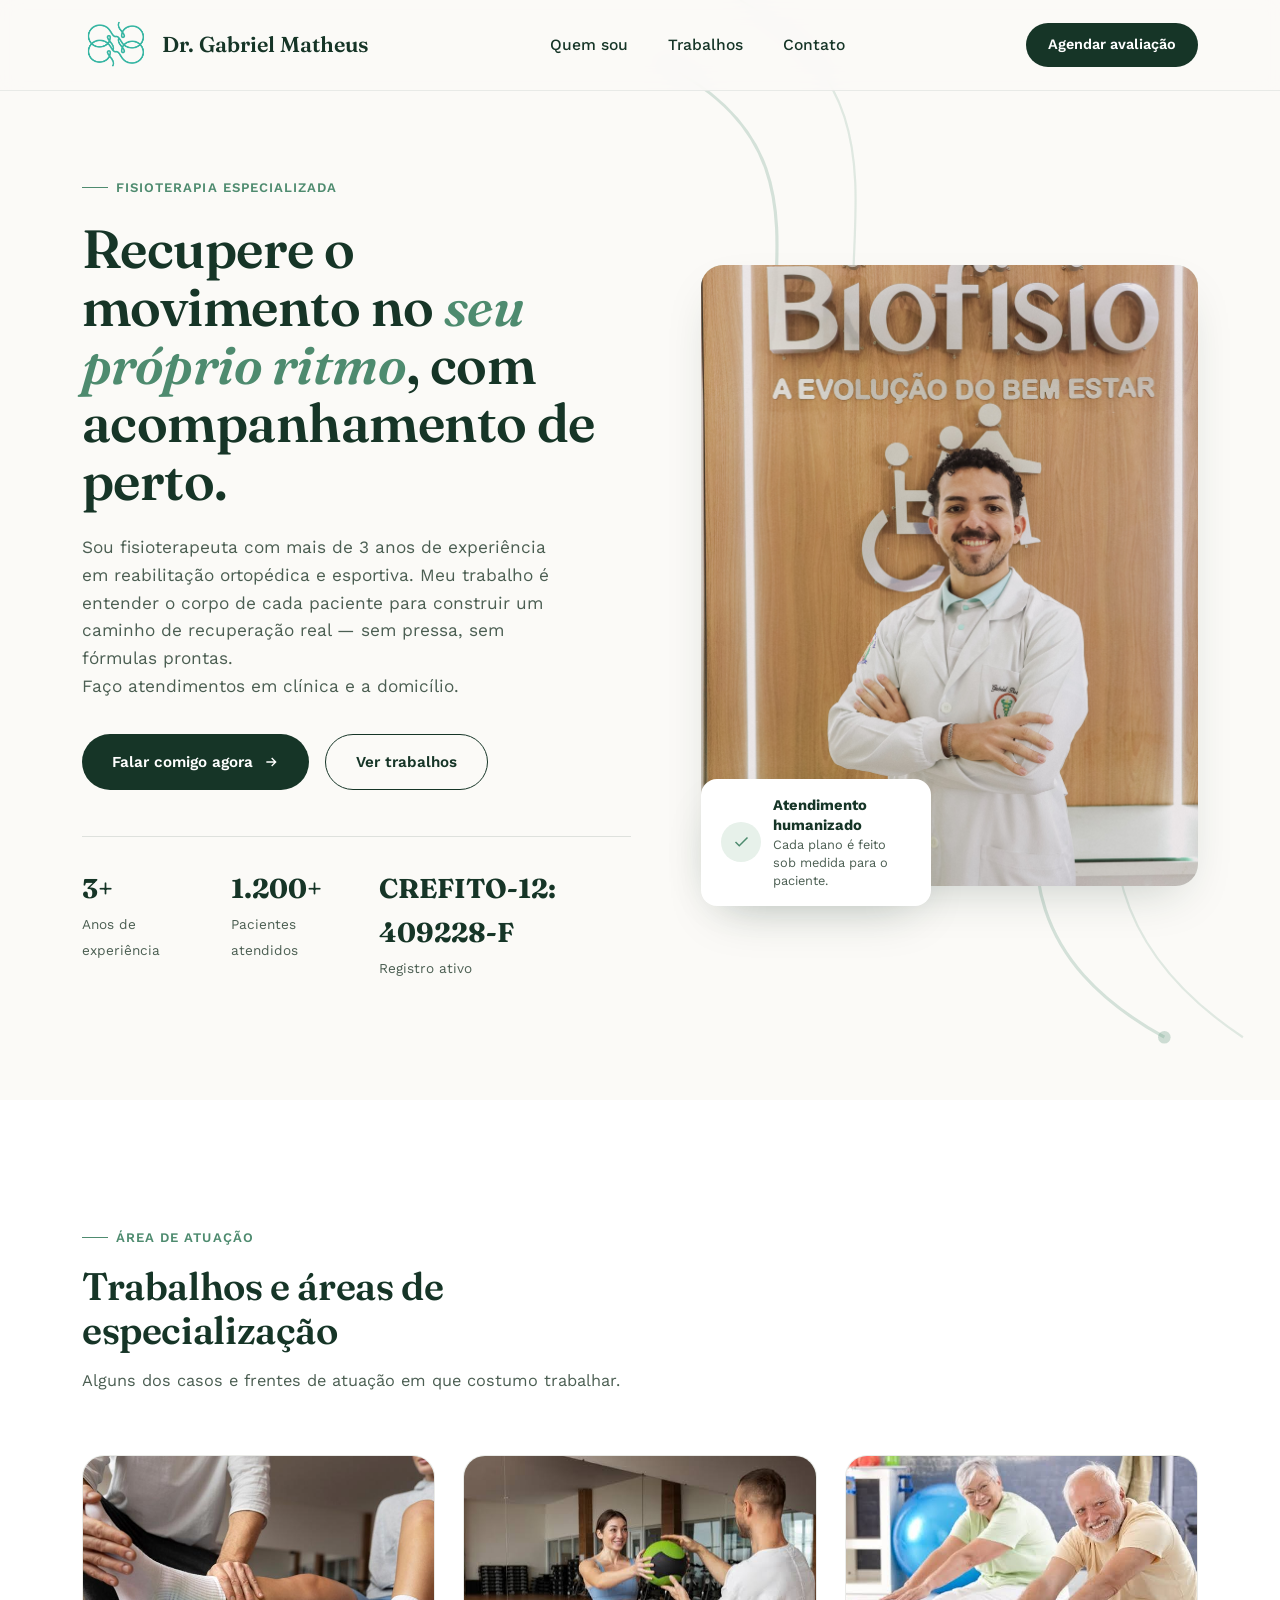
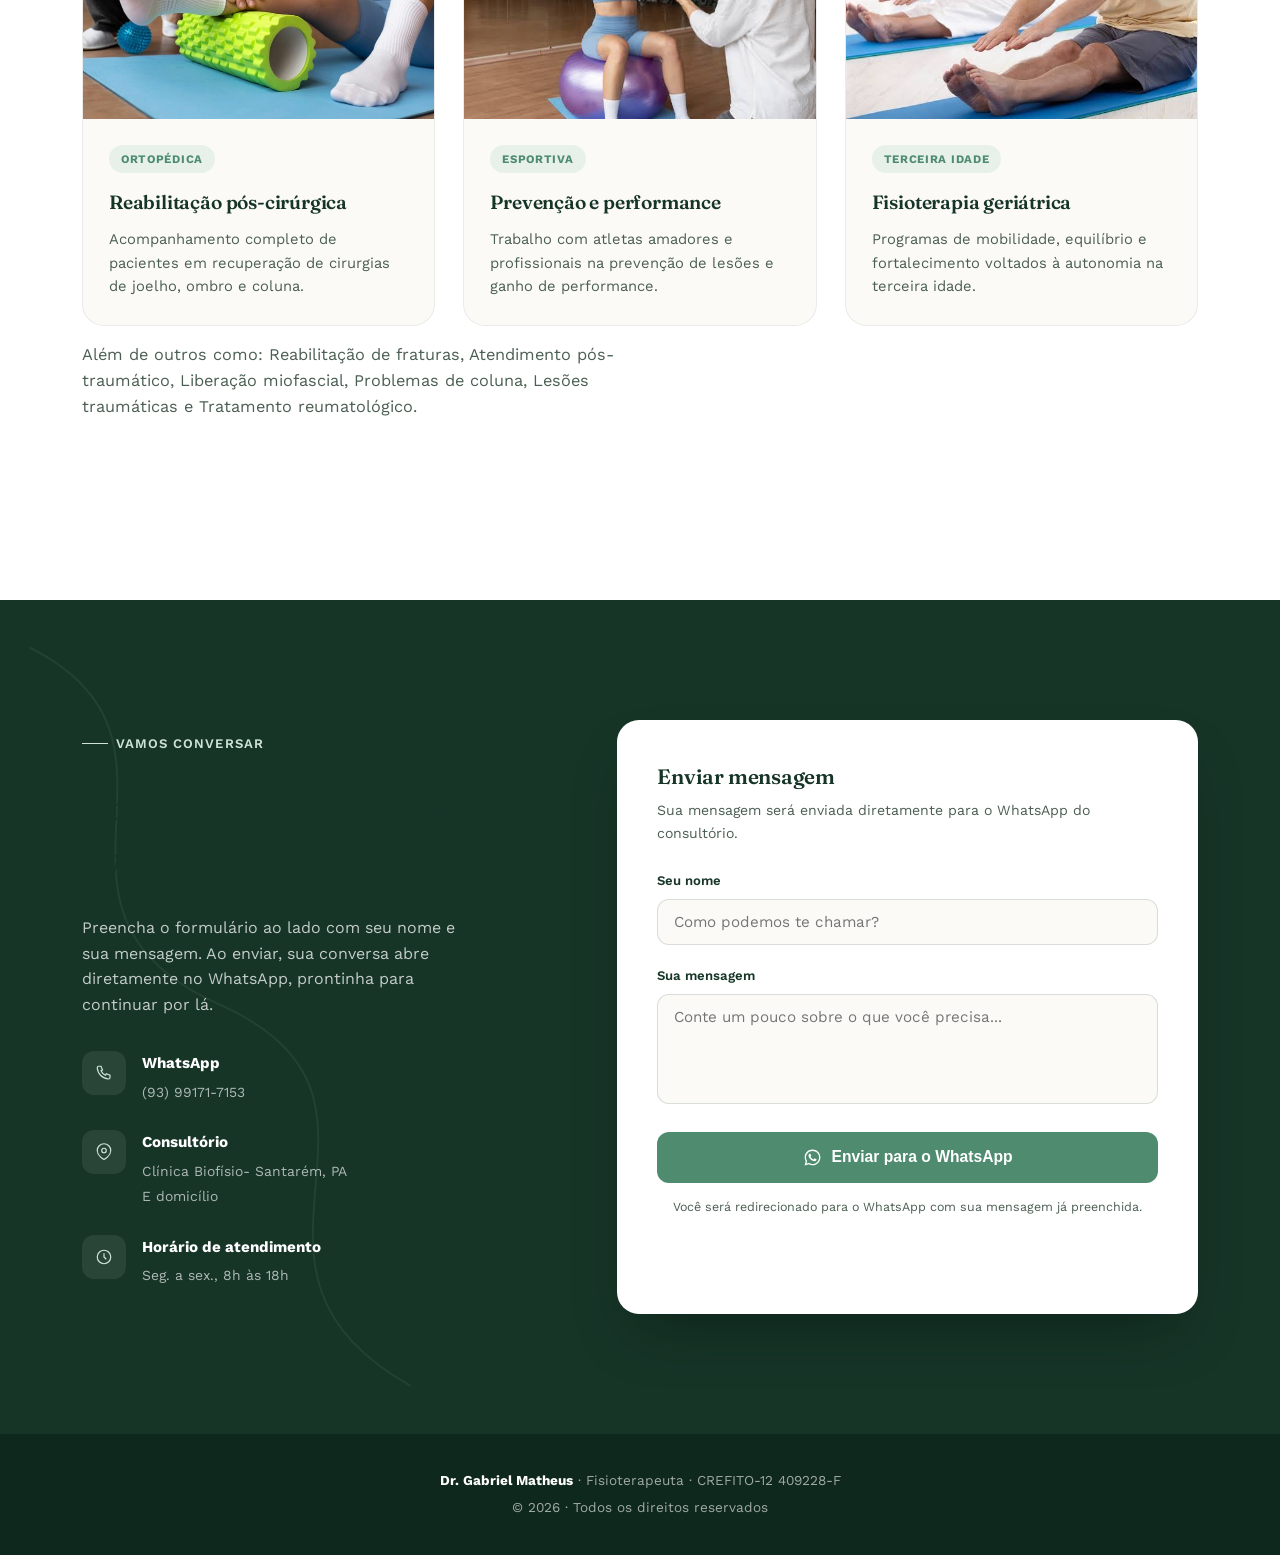
<file: site-gabriel/index.html>
<!DOCTYPE html>
<html lang="pt-BR">
<head>
<meta charset="UTF-8">
<meta name="viewport" content="width=device-width, initial-scale=1.0">
<title>Dr. Gabriel Matheus | Movimento, cuidado e recuperação</title>
<link rel="preconnect" href="https://fonts.googleapis.com">
<link rel="preconnect" href="https://fonts.gstatic.com" crossorigin>
<link href="https://fonts.googleapis.com/css2?family=Fraunces:ital,opsz,wght@0,9..144,400;0,9..144,500;0,9..144,600;0,9..144,700;1,9..144,500&family=Work+Sans:wght@300;400;500;600;700&display=swap" rel="stylesheet">
<style>
  :root {
    --verde-gariel: #35B5A2;
    --verde-escuro: #163527;
    --verde-medio: #4E8B6F;
    --verde-claro: #E7F1EA;
    --verde-suave: #CFE4D6;
    --branco: #FFFFFF;
    --off-white: #FBFAF7;
    --texto: #1B2C22;
    --texto-suave: #4B5E52;
    --sombra: 0 20px 50px -20px rgba(22, 53, 39, 0.25);
    --radius: 22px;
  }

  * { margin: 0; padding: 0; box-sizing: border-box; }

  html { scroll-behavior: smooth; }

  /* ---------- ANIMAÇÕES ---------- */
  @keyframes fadeUp {
    from { opacity: 0; transform: translateY(28px); }
    to { opacity: 1; transform: translateY(0); }
  }
  @keyframes fadeIn {
    from { opacity: 0; }
    to { opacity: 1; }
  }
  @keyframes scaleIn {
    from { opacity: 0; transform: scale(0.94); }
    to { opacity: 1; transform: scale(1); }
  }
  @keyframes floatY {
    0%, 100% { transform: translateY(0); }
    50% { transform: translateY(-14px); }
  }
  @keyframes floatBadge {
    0%, 100% { transform: translateY(0) rotate(0deg); }
    50% { transform: translateY(-8px) rotate(-1deg); }
  }
  @keyframes drawPath {
    to { stroke-dashoffset: 0; }
  }
  @keyframes pulseDot {
    0%, 100% { transform: scale(1); opacity: 1; }
    50% { transform: scale(1.35); opacity: 0.6; }
  }
  @keyframes wiggleIcon {
    0%, 100% { transform: translateX(0); }
    50% { transform: translateX(4px); }
  }

  /* Elementos que animam ao entrar na tela */
  [data-reveal] {
    opacity: 0;
    transform: translateY(28px);
    transition: opacity .8s cubic-bezier(.22,.68,0,1), transform .8s cubic-bezier(.22,.68,0,1);
    transition-delay: var(--d, 0s);
  }
  [data-reveal].in-view {
    opacity: 1;
    transform: translateY(0);
  }
  [data-reveal="scale"] { transform: scale(0.94); }
  [data-reveal="scale"].in-view { transform: scale(1); }

  /* Entrada automática do hero (sem esperar scroll) */
  .hero-load {
    opacity: 0;
    animation: fadeUp .9s cubic-bezier(.22,.68,0,1) forwards;
    animation-delay: var(--d, 0s);
  }

  body {
    font-family: 'Work Sans', sans-serif;
    color: var(--texto);
    background: var(--off-white);
    line-height: 1.6;
    overflow-x: hidden;
  }

  h1, h2, h3 {
    font-family: 'Fraunces', serif;
    font-weight: 600;
    letter-spacing: -0.01em;
    color: var(--verde-escuro);
  }

  a { text-decoration: none; color: inherit; }

  img, svg { display: block; max-width: 100%; }

  .container {
    width: 100%;
    max-width: 1180px;
    margin: 0 auto;
    padding: 0 32px;
  }

  /* Focus visibility */
  a:focus-visible, button:focus-visible, input:focus-visible, textarea:focus-visible {
    outline: 2px solid var(--verde-medio);
    outline-offset: 3px;
  }

  /* ---------- HEADER ---------- */
  header {
    position: fixed;
    top: 0;
    left: 0;
    width: 100%;
    z-index: 100;
    background: rgba(251, 250, 247, 0.85);
    backdrop-filter: blur(10px);
    border-bottom: 1px solid rgba(22, 53, 39, 0.08);
    transition: box-shadow .3s ease, background .3s ease;
    animation: fadeIn .7s ease forwards;
  }
  header.scrolled { box-shadow: 0 8px 30px -20px rgba(22,53,39,0.3); }

  .nav-wrap {
    display: flex;
    align-items: center;
    justify-content: space-between;
    padding: 10px 32px;
    max-width: 1180px;
    margin: 0 auto;
  }

  #logo-img{
    width: 70px;
    height: 70px;
  }

  .logo {
    font-family: 'Fraunces', serif;
    font-weight: 600;
    font-size: 1.35rem;
    color: var(--verde-escuro);
    display: flex;
    align-items: center;
    gap: 10px;
  }
  .logo span.mark {
    width: 10px;
    height: 10px;
    border-radius: 50%;
    background: var(--verde-medio);
    display: inline-block;
    animation: pulseDot 2.6s ease-in-out infinite;
  }

  nav ul {
    list-style: none;
    display: flex;
    gap: 40px;
  }

  nav a {
    font-size: 0.98rem;
    font-weight: 500;
    color: var(--verde-escuro);
    position: relative;
    padding: 4px 0;
  }
  nav a::after {
    content: '';
    position: absolute;
    left: 0; bottom: -2px;
    width: 0%;
    height: 2px;
    background: var(--verde-medio);
    transition: width .25s ease;
  }
  nav a:hover::after { width: 100%; }

  .nav-cta {
    background: var(--verde-escuro);
    color: var(--branco) !important;
    padding: 10px 22px;
    border-radius: 999px;
    font-size: 0.9rem;
    font-weight: 600;
    transition: background .25s ease, transform .25s ease;
  }
  .nav-cta:hover { background: var(--verde-medio); transform: translateY(-1px); }
  .nav-cta::after { display: none; }

  .menu-toggle {
    display: none;
    flex-direction: column;
    gap: 5px;
    background: none;
    border: none;
    cursor: pointer;
    padding: 8px;
  }
  .menu-toggle span {
    width: 24px;
    height: 2px;
    background: var(--verde-escuro);
    transition: all .3s ease;
    transform-origin: center;
  }
  header.open .menu-toggle span:nth-child(1) { transform: translateY(7px) rotate(45deg); }
  header.open .menu-toggle span:nth-child(2) { opacity: 0; }
  header.open .menu-toggle span:nth-child(3) { transform: translateY(-7px) rotate(-45deg); }

  /* ---------- HERO / QUEM SOU ---------- */
  .hero {
    position: relative;
    padding: 170px 0 120px;
    overflow: hidden;
    background: var(--off-white);
  }

  .hero-curve {
    position: absolute;
    top: 0;
    right: -10%;
    width: 70%;
    height: 100%;
    z-index: 0;
    opacity: 0.9;
    animation: floatY 9s ease-in-out infinite;
  }
  .hero-curve path {
    stroke-dasharray: 1400;
    stroke-dashoffset: 1400;
    animation: drawPath 2.6s cubic-bezier(.22,.68,0,1) forwards;
    animation-delay: .3s;
  }
  .hero-curve circle {
    animation: pulseDot 3s ease-in-out infinite;
  }
  .hero-curve circle:nth-child(4) { animation-delay: 1.2s; }

  .hero-grid {
    position: relative;
    z-index: 1;
    display: grid;
    grid-template-columns: 1.05fr 0.95fr;
    gap: 70px;
    align-items: center;
  }

  .eyebrow {
    display: inline-flex;
    align-items: center;
    gap: 8px;
    font-size: 0.82rem;
    font-weight: 600;
    letter-spacing: 0.08em;
    text-transform: uppercase;
    color: var(--verde-medio);
    margin-bottom: 22px;
  }
  .eyebrow::before {
    content: '';
    width: 26px;
    height: 1px;
    background: var(--verde-medio);
  }

  .hero h1 {
    font-size: clamp(2.4rem, 4.2vw, 3.6rem);
    line-height: 1.08;
    margin-bottom: 24px;
  }
  .hero h1 em {
    font-style: italic;
    color: var(--verde-medio);
  }

  .hero p.lead {
    font-size: 1.08rem;
    color: var(--texto-suave);
    max-width: 480px;
    margin-bottom: 34px;
  }

  .hero-actions {
    display: flex;
    gap: 16px;
    flex-wrap: wrap;
    margin-bottom: 46px;
  }

  .btn-primary {
    background: var(--verde-escuro);
    color: var(--branco);
    padding: 15px 30px;
    border-radius: 999px;
    font-weight: 600;
    font-size: 0.95rem;
    display: inline-flex;
    align-items: center;
    gap: 10px;
    transition: background .25s ease, transform .25s ease;
    border: none;
    cursor: pointer;
  }
  .btn-primary:hover { background: var(--verde-medio); transform: translateY(-2px); }
  .btn-primary svg { transition: transform .35s cubic-bezier(.22,.68,0,1); }
  .btn-primary:hover svg { transform: translateX(5px); }

  .btn-secondary {
    padding: 15px 30px;
    border-radius: 999px;
    font-weight: 600;
    font-size: 0.95rem;
    border: 1.5px solid var(--verde-escuro);
    color: var(--verde-escuro);
    transition: all .25s ease;
  }
  .btn-secondary:hover { background: var(--verde-escuro); color: var(--branco); }

  .hero-stats {
    display: flex;
    gap: 40px;
    padding-top: 30px;
    border-top: 1px solid rgba(22,53,39,0.12);
  }
  .hero-stats div strong {
    display: block;
    font-family: 'Fraunces', serif;
    font-size: 1.7rem;
    color: var(--verde-escuro);
  }
  .hero-stats div span {
    font-size: 0.85rem;
    color: var(--texto-suave);
  }

  .hero-photo-wrap {
    position: relative;
  }
  .photo-frame {
    position: relative;
    border-radius: var(--radius);
    overflow: hidden;
    aspect-ratio: 4/5;
    background: linear-gradient(160deg, var(--verde-suave), var(--verde-claro));
    box-shadow: var(--sombra);
    display: flex;
    align-items: center;
    justify-content: center;
    opacity: 0;
    animation: scaleIn .9s cubic-bezier(.22,.68,0,1) forwards;
    animation-delay: .35s;
    transition: transform .5s ease, box-shadow .5s ease;
  }
  .photo-frame img.hero-photo {
    width: 100%;
    height: 100%;
    object-fit: cover;
    display: block;
  }
  .photo-frame:hover {
    transform: translateY(-6px);
    box-shadow: 0 30px 60px -20px rgba(22, 53, 39, 0.35);
  }
  .photo-frame .placeholder-text {
    text-align: center;
    color: var(--verde-escuro);
    padding: 20px;
  }
  .photo-frame .placeholder-text svg { margin: 0 auto 14px; opacity: 0.55; }
  .photo-frame .placeholder-text p {
    font-size: 0.85rem;
    color: var(--texto-suave);
    max-width: 220px;
    margin: 6px auto 0;
  }
  .photo-badge {
    position: absolute;
    bottom: -20px;
    left: 0%;
    transform: translateX(-50%);
    background: var(--branco);
    border-radius: 16px;
    padding: 16px 20px;
    box-shadow: var(--sombra);
    display: flex;
    align-items: center;
    gap: 12px;
    max-width: 230px;
    opacity: 0;
    animation: fadeUp .8s cubic-bezier(.22,.68,0,1) forwards, floatBadge 6s ease-in-out infinite;
    animation-delay: .9s, 1.8s;
  }
  .photo-badge .dot {
    width: 40px; height: 40px;
    border-radius: 50%;
    background: var(--verde-claro);
    display: flex; align-items: center; justify-content: center;
    flex-shrink: 0;
  }
  .photo-badge p { font-size: 0.8rem; color: var(--texto-suave); line-height: 1.4; }
  .photo-badge strong { display: block; color: var(--verde-escuro); font-size: 0.92rem; }

  /* ---------- SECTION LABEL ---------- */
  .section-head {
    max-width: 560px;
    margin-bottom: 60px;
  }
  .section-head .eyebrow { margin-bottom: 16px; }
  .section-head h2 {
    font-size: clamp(1.9rem, 3vw, 2.6rem);
    line-height: 1.15;
  }
  .section-head p {
    color: var(--texto-suave);
    margin-top: 16px;
    font-size: 1.02rem;
  }

  /* ---------- TRABALHOS ---------- */
  .trabalhos {
    padding: 120px 0;
    background: var(--branco);
    position: relative;
  }

  .divider-wave {
    position: absolute;
    top: -1px;
    left: 0;
    width: 100%;
    line-height: 0;
  }

  .cards-grid {
    display: grid;
    grid-template-columns: repeat(3, 1fr);
    gap: 28px;
  }

  .card {
    background: var(--off-white);
    border-radius: var(--radius);
    overflow: hidden;
    border: 1px solid rgba(22,53,39,0.07);
    transition: transform .3s ease, box-shadow .3s ease;
  }
  .card:hover {
    transform: translateY(-6px);
    box-shadow: var(--sombra);
  }

  .card-media {
    aspect-ratio: 4/3;
    background: linear-gradient(150deg, var(--verde-claro), var(--verde-suave));
    display: flex;
    align-items: center;
    justify-content: center;
    color: var(--verde-medio);
    overflow: hidden;
    position: relative;
  }
  .card-media img {
    width: 100%;
    height: 100%;
    object-fit: cover;
    display: block;
    position: absolute;
    inset: 0;
  }
  .card-media svg {
    transition: transform .5s cubic-bezier(.22,.68,0,1);
  }
  .card:hover .card-media svg {
    transform: scale(1.15) rotate(-6deg);
  }

  .card-body { padding: 26px; }
  .card-tag {
    display: inline-block;
    font-size: 0.72rem;
    font-weight: 700;
    letter-spacing: 0.06em;
    text-transform: uppercase;
    color: var(--verde-medio);
    background: var(--verde-claro);
    padding: 5px 12px;
    border-radius: 999px;
    margin-bottom: 14px;
  }
  .card h3 {
    font-size: 1.2rem;
    margin-bottom: 10px;
  }
  .card p {
    font-size: 0.92rem;
    color: var(--texto-suave);
  }

  /* ---------- CONTATO ---------- */
  .contato {
    padding: 120px 0;
    background: var(--verde-escuro);
    color: var(--branco);
    position: relative;
    overflow: hidden;
  }
  .contato .section-head h2, .contato .section-head p { color: var(--branco); }
  .contato .section-head p { color: rgba(255,255,255,0.7); }
  .contato .eyebrow { color: var(--verde-suave); }
  .contato .eyebrow::before { background: var(--verde-suave); }

  .contato-grid {
    display: grid;
    grid-template-columns: 0.9fr 1.1fr;
    gap: 60px;
    position: relative;
    z-index: 1;
  }

  .contato-info { padding-top: 6px; }
  .contato-info p.lead {
    color: rgba(255,255,255,0.75);
    max-width: 380px;
    margin-bottom: 34px;
  }

  .info-item {
    display: flex;
    gap: 16px;
    align-items: flex-start;
    margin-bottom: 26px;
  }
  .info-item .icn {
    width: 44px; height: 44px;
    border-radius: 12px;
    background: rgba(255,255,255,0.08);
    display: flex; align-items: center; justify-content: center;
    flex-shrink: 0;
  }
  .info-item strong { display: block; font-size: 0.95rem; margin-bottom: 3px; }
  .info-item span { font-size: 0.87rem; color: rgba(255,255,255,0.65); }

  .form-card {
    background: var(--branco);
    border-radius: var(--radius);
    padding: 40px;
    box-shadow: 0 30px 60px -20px rgba(0,0,0,0.35);
  }
  .form-card h3 {
    font-size: 1.3rem;
    margin-bottom: 6px;
  }
  .form-card .sub {
    font-size: 0.88rem;
    color: var(--texto-suave);
    margin-bottom: 26px;
  }

  .field { margin-bottom: 20px; }
  .field label {
    display: block;
    font-size: 0.82rem;
    font-weight: 600;
    color: var(--verde-escuro);
    margin-bottom: 8px;
  }
  .field input, .field textarea {
    width: 100%;
    border: 1.5px solid rgba(22,53,39,0.15);
    border-radius: 12px;
    padding: 13px 16px;
    font-family: 'Work Sans', sans-serif;
    font-size: 0.95rem;
    color: var(--texto);
    background: var(--off-white);
    transition: border-color .25s ease, transform .25s ease, box-shadow .25s ease;
    resize: none;
  }
  .field input:focus, .field textarea:focus {
    border-color: var(--verde-medio);
    outline: none;
    transform: translateY(-2px);
    box-shadow: 0 8px 20px -12px rgba(78,139,111,0.4);
  }
  .field textarea { min-height: 110px; }

  .whats-btn {
    width: 100%;
    background: var(--verde-medio);
    color: var(--branco);
    border: none;
    padding: 16px;
    border-radius: 12px;
    font-weight: 600;
    font-size: 0.98rem;
    display: flex;
    align-items: center;
    justify-content: center;
    gap: 10px;
    cursor: pointer;
    transition: background .25s ease, transform .2s ease;
  }
  .whats-btn:hover { background: var(--verde-escuro); transform: translateY(-2px); }
  .whats-btn:hover svg { animation: wiggleIcon .6s ease-in-out; }
  .whats-btn:active { transform: translateY(0) scale(0.98); }

  .form-note {
    font-size: 0.78rem;
    color: var(--texto-suave);
    margin-top: 14px;
    text-align: center;
  }

  /* ---------- FOOTER ---------- */
  footer {
    background: #0F281D;
    color: rgba(255,255,255,0.6);
    padding: 36px 0;
    text-align: center;
    font-size: 0.85rem;
  }
  footer strong { color: var(--branco); }

  /* ---------- RESPONSIVE ---------- */
  @media (max-width: 980px) {
    .hero-grid { grid-template-columns: 1fr; gap: 50px; }
    .hero-photo-wrap { max-width: 420px; margin: 0 auto; }
    .cards-grid { grid-template-columns: repeat(2, 1fr); }
    .contato-grid { grid-template-columns: 1fr; gap: 50px; }
  }

  @media (max-width: 720px) {
    .container { padding: 0 22px; }
    nav ul { display: none; }
    .menu-toggle { display: flex; }
    .nav-cta { display: none; }
    header.open nav ul {
      display: flex;
      flex-direction: column;
      position: absolute;
      top: 100%;
      left: 0;
      width: 100%;
      background: var(--off-white);
      padding: 24px 32px;
      gap: 18px;
      border-bottom: 1px solid rgba(22,53,39,0.08);
    }
    .hero { padding: 130px 0 80px; }
    .hero-stats { gap: 26px; flex-wrap: wrap; }
    .cards-grid { grid-template-columns: 1fr; }
    .trabalhos, .contato { padding: 80px 0; }
    .form-card { padding: 28px 22px; }
    .photo-badge { position: static; margin-top: -30px; margin-left: 16px; }
  }

  @media (prefers-reduced-motion: reduce) {
    *, *::before, *::after {
      transition: none !important;
      animation: none !important;
      scroll-behavior: auto !important;
    }
    [data-reveal], .hero-load, .photo-frame, .photo-badge {
      opacity: 1 !important;
      transform: none !important;
    }
  }
</style>
</head>
<body>

<header id="siteHeader">
  <div class="nav-wrap">
    <a href="#topo" class="logo"><img src="Cópia de LOGO_Prancheta 1 cópia 5.png" alt="logo" id="logo-img"> Dr. Gabriel Matheus</a>
    <nav>
      <ul>
        <li><a href="#quem-sou">Quem sou</a></li>
        <li><a href="#trabalhos">Trabalhos</a></li>
        <li><a href="#contato">Contato</a></li>
      </ul>
    </nav>
    <a href="#contato" class="nav-cta">Agendar avaliação</a>
    <button class="menu-toggle" id="menuToggle" aria-label="Abrir menu">
      <span></span><span></span><span></span>
    </button>
  </div>
</header>

<main>
  <!-- SEÇÃO 1: QUEM SOU -->
  <section class="hero" id="quem-sou">
    <svg class="hero-curve" viewBox="0 0 500 700" fill="none" xmlns="http://www.w3.org/2000/svg" aria-hidden="true">
      <path d="M60 40 C 220 120, 40 260, 220 340 C 400 420, 200 560, 380 660" stroke="#4E8B6F" stroke-width="2" stroke-opacity="0.25" fill="none"/>
      <path d="M110 0 C 270 90, 90 240, 270 320 C 450 400, 250 540, 430 660" stroke="#4E8B6F" stroke-width="1.4" stroke-opacity="0.18" fill="none"/>
      <circle cx="220" cy="340" r="5" fill="#4E8B6F" fill-opacity="0.4"/>
      <circle cx="380" cy="660" r="4" fill="#4E8B6F" fill-opacity="0.3"/>
    </svg>

    <div class="container hero-grid">
      <div>
        <span class="eyebrow hero-load" style="--d:.05s">Fisioterapia especializada</span>
        <h1 class="hero-load" style="--d:.15s">Recupere o movimento no <em>seu próprio ritmo</em>, com acompanhamento de perto.</h1>
        <p class="lead hero-load" style="--d:.28s">Sou fisioterapeuta com mais de 3 anos de experiência em reabilitação ortopédica e esportiva. Meu trabalho é entender o corpo de cada paciente para construir um caminho de recuperação real — sem pressa, sem fórmulas prontas. <br> Faço atendimentos em clínica e a domicílio.</p>
        <div class="hero-actions hero-load" style="--d:.4s">
          <a href="#contato" class="btn-primary">
            Falar comigo agora
            <svg width="16" height="16" viewBox="0 0 24 24" fill="none" stroke="#fff" stroke-width="2"><path d="M5 12h14M13 6l6 6-6 6"/></svg>
          </a>
          <a href="#trabalhos" class="btn-secondary">Ver trabalhos</a>
        </div>
        <div class="hero-stats hero-load" style="--d:.52s">
          <div><strong data-count="3" data-suffix="+">0</strong><span>Anos de experiência</span></div>
          <div><strong data-count="1200" data-suffix="+">0</strong><span>Pacientes atendidos</span></div>
          <div><strong>CREFITO-12: 409228-F</strong><span>Registro ativo</span></div>
        </div>
      </div>

      <div class="hero-photo-wrap">
        <div class="photo-frame">
          <img src="foto-perfil.jpg" alt="Foto do Dr. Gabriel Mateus" class="hero-photo" />
        </div>
        <div class="photo-badge">
          <div class="dot">
            <svg width="25" height="18" viewBox="0 0 24 24" fill="none" stroke="#4E8B6F" stroke-width="2"><path d="M20 6L9 17l-5-5"/></svg>
          </div>
          <p><strong>Atendimento humanizado</strong>Cada plano é feito sob medida para o paciente.</p>
        </div>
      </div>
    </div>
  </section>

  <!-- SEÇÃO 2: TRABALHOS -->
  <section class="trabalhos" id="trabalhos">
    <div class="container">
      <div class="section-head" data-reveal>
        <span class="eyebrow">Área de atuação</span>
        <h2>Trabalhos e áreas de especialização</h2>
        <p>Alguns dos casos e frentes de atuação em que costumo trabalhar.</p>
      </div>

      <div class="cards-grid">
        <article class="card" data-reveal style="--d:0s">
          <div class="card-media">
            <img src="reabilitacao-fisioterapeutica-no-pos-operatorio.jpg" alt="reabilitação pós-cirúrgica" >
          </div>
          <div class="card-body">
            <span class="card-tag">Ortopédica</span>
            <h3>Reabilitação pós-cirúrgica</h3>
            <p>Acompanhamento completo de pacientes em recuperação de cirurgias de joelho, ombro e coluna.</p>
          </div>
        </article>

        <article class="card" data-reveal style="--d:.12s">
          <div class="card-media">
            <img src="Prevenção e performances.jpg" alt="Prevenção e performance">
          </div>
          <div class="card-body">
            <span class="card-tag">Esportiva</span>
            <h3>Prevenção e performance</h3>
            <p>Trabalho com atletas amadores e profissionais na prevenção de lesões e ganho de performance.</p>
          </div>
        </article>

        <article class="card" data-reveal style="--d:.24s">
          <div class="card-media">
            <img src="Fisioterapia geriátrica.jpg" alt="Fisioterapia geriátrica">
          </div>
          <div class="card-body">
            <span class="card-tag">Terceira idade</span>
            <h3>Fisioterapia geriátrica</h3>
            <p>Programas de mobilidade, equilíbrio e fortalecimento voltados à autonomia na terceira idade.</p>
          </div>
        </article>
      </div>

      <div class="section-head" data-reveal>
        <p>Além de outros como: Reabilitação de fraturas, Atendimento pós-traumático, Liberação miofascial, Problemas de coluna, Lesões traumáticas e Tratamento reumatológico.</p>
      </div>
    </div>
    
  </section>

  <!-- SEÇÃO 3: CONTATO -->
  <section class="contato" id="contato">
    <svg class="hero-curve" style="opacity:0.5; right:auto; left:-15%;" viewBox="0 0 500 700" fill="none" xmlns="http://www.w3.org/2000/svg" aria-hidden="true">
      <path d="M60 40 C 220 120, 40 260, 220 340 C 400 420, 200 560, 380 660" stroke="#CFE4D6" stroke-width="1.6" stroke-opacity="0.15" fill="none"/>
    </svg>
    <div class="container contato-grid">
      <div class="contato-info" data-reveal>
        <span class="eyebrow">Vamos conversar</span>
        <h2 style="font-size:clamp(1.9rem,3vw,2.6rem); margin-bottom:16px;">Entre em contato pelo WhatsApp</h2>
        <p class="lead">Preencha o formulário ao lado com seu nome e sua mensagem. Ao enviar, sua conversa abre diretamente no WhatsApp, prontinha para continuar por lá.</p>

        <div class="info-item">
          <div class="icn"><svg width="18" height="18" viewBox="0 0 24 24" fill="none" stroke="#CFE4D6" stroke-width="1.6"><path d="M3 5a2 2 0 012-2h3l2 5-2 1a11 11 0 006 6l1-2 5 2v3a2 2 0 01-2 2A16 16 0 013 5z"/></svg></div>
          <div><strong>WhatsApp</strong><span>(93) 99171-7153</span></div>
        </div>
        <div class="info-item">
          <div class="icn"><svg width="18" height="18" viewBox="0 0 24 24" fill="none" stroke="#CFE4D6" stroke-width="1.6"><path d="M21 10c0 7-9 12-9 12s-9-5-9-12a9 9 0 0118 0z"/><circle cx="12" cy="10" r="3"/></svg></div>
          <div><strong>Consultório</strong><span>Clínica Biofísio- Santarém, PA <br> E domicílio</span></div>
        </div>
        <div class="info-item">
          <div class="icn"><svg width="18" height="18" viewBox="0 0 24 24" fill="none" stroke="#CFE4D6" stroke-width="1.6"><circle cx="12" cy="12" r="9"/><path d="M12 7v5l3 3"/></svg></div>
          <div><strong>Horário de atendimento</strong><span>Seg. a sex., 8h às 18h</span></div>
        </div>
      </div>

      <div class="form-card" data-reveal="scale" style="--d:.15s">
        <h3>Enviar mensagem</h3>
        <p class="sub">Sua mensagem será enviada diretamente para o WhatsApp do consultório.</p>
        <form id="whatsForm">
          <div class="field">
            <label for="nome">Seu nome</label>
            <input type="text" id="nome" name="nome" placeholder="Como podemos te chamar?" required>
          </div>
          <div class="field">
            <label for="mensagem">Sua mensagem</label>
            <textarea id="mensagem" name="mensagem" placeholder="Conte um pouco sobre o que você precisa..." required></textarea>
          </div>
          <button type="submit" class="whats-btn">
            <svg width="19" height="19" viewBox="0 0 24 24" fill="#fff"><path d="M12.04 2C6.58 2 2.13 6.45 2.13 11.91c0 1.75.46 3.45 1.32 4.95L2 22l5.29-1.39a9.87 9.87 0 004.75 1.21h.01c5.46 0 9.9-4.45 9.9-9.91C21.96 6.45 17.5 2 12.04 2zm0 18.14h-.01a8.2 8.2 0 01-4.19-1.15l-.3-.18-3.14.82.84-3.06-.2-.31a8.22 8.22 0 01-1.26-4.35c0-4.54 3.7-8.24 8.26-8.24 2.2 0 4.27.86 5.83 2.42a8.19 8.19 0 012.42 5.82c0 4.55-3.7 8.24-8.25 8.24zm4.52-6.17c-.25-.12-1.47-.72-1.69-.81-.23-.08-.4-.12-.56.13-.17.25-.64.81-.79.97-.14.17-.29.19-.54.06-.25-.12-1.05-.39-2-1.23-.74-.66-1.24-1.47-1.39-1.72-.14-.25-.02-.38.11-.51.11-.11.25-.29.37-.43.12-.15.16-.25.25-.42.08-.17.04-.31-.02-.43-.06-.12-.56-1.35-.77-1.85-.2-.48-.41-.42-.56-.43-.14-.01-.31-.01-.48-.01-.17 0-.43.06-.66.31-.23.25-.86.85-.86 2.07 0 1.22.89 2.4 1.01 2.56.12.17 1.75 2.67 4.24 3.74.59.26 1.05.41 1.41.53.59.19 1.13.16 1.56.1.48-.07 1.47-.6 1.67-1.18.21-.58.21-1.07.14-1.18-.06-.1-.23-.16-.48-.28z"/></svg>
            Enviar para o WhatsApp
          </button>
          <p class="form-note">Você será redirecionado para o WhatsApp com sua mensagem já preenchida.</p>
        </form>
      </div>
    </div>
  </section>
</main>

<footer>
  <div class="container">
    <p><strong>Dr. Gabriel Matheus</strong> · Fisioterapeuta · CREFITO-12 409228-F</p>
    <p style="margin-top:6px;">© 2026 · Todos os direitos reservados</p>
  </div>
</footer>

<script>
  // Número de WhatsApp do consultório — TROQUE pelo número real, com código do país (55) + DDD, sem espaços ou símbolos.
  const WHATSAPP_NUMERO = "5593991717153";

  const header = document.getElementById('siteHeader');
  window.addEventListener('scroll', () => {
    header.classList.toggle('scrolled', window.scrollY > 10);
  });

  const menuToggle = document.getElementById('menuToggle');
  menuToggle.addEventListener('click', () => {
    header.classList.toggle('open');
  });
  document.querySelectorAll('nav a').forEach(link => {
    link.addEventListener('click', () => header.classList.remove('open'));
  });

  // Revela elementos suavemente conforme entram na tela
  const revealEls = document.querySelectorAll('[data-reveal]');
  const revealObserver = new IntersectionObserver((entries) => {
    entries.forEach(entry => {
      if (entry.isIntersecting) {
        entry.target.classList.add('in-view');
        revealObserver.unobserve(entry.target);
      }
    });
  }, { threshold: 0.15, rootMargin: '0px 0px -60px 0px' });
  revealEls.forEach(el => revealObserver.observe(el));

  // Anima os números das estatísticas (contagem crescente)
  const counters = document.querySelectorAll('[data-count]');
  const countObserver = new IntersectionObserver((entries) => {
    entries.forEach(entry => {
      if (entry.isIntersecting) {
        const el = entry.target;
        const target = parseInt(el.getAttribute('data-count'), 10);
        const suffix = el.getAttribute('data-suffix') || '';
        const duration = 1400;
        const start = performance.now();
        function tick(now) {
          const progress = Math.min((now - start) / duration, 1);
          const eased = 1 - Math.pow(1 - progress, 3);
          const value = Math.round(target * eased);
          el.textContent = value.toLocaleString('pt-BR') + suffix;
          if (progress < 1) requestAnimationFrame(tick);
        }
        requestAnimationFrame(tick);
        countObserver.unobserve(el);
      }
    });
  }, { threshold: 0.5 });
  counters.forEach(el => countObserver.observe(el));

  const form = document.getElementById('whatsForm');
  form.addEventListener('submit', function (e) {
    e.preventDefault();
    const nome = document.getElementById('nome').value.trim();
    const mensagem = document.getElementById('mensagem').value.trim();

    const texto = `Olá, meu nome é ${nome}. ${mensagem}`;
    const url = `https://wa.me/${WHATSAPP_NUMERO}?text=${encodeURIComponent(texto)}`;

    window.open(url, '_blank');
  });
</script>

</body>
</html>
</file>
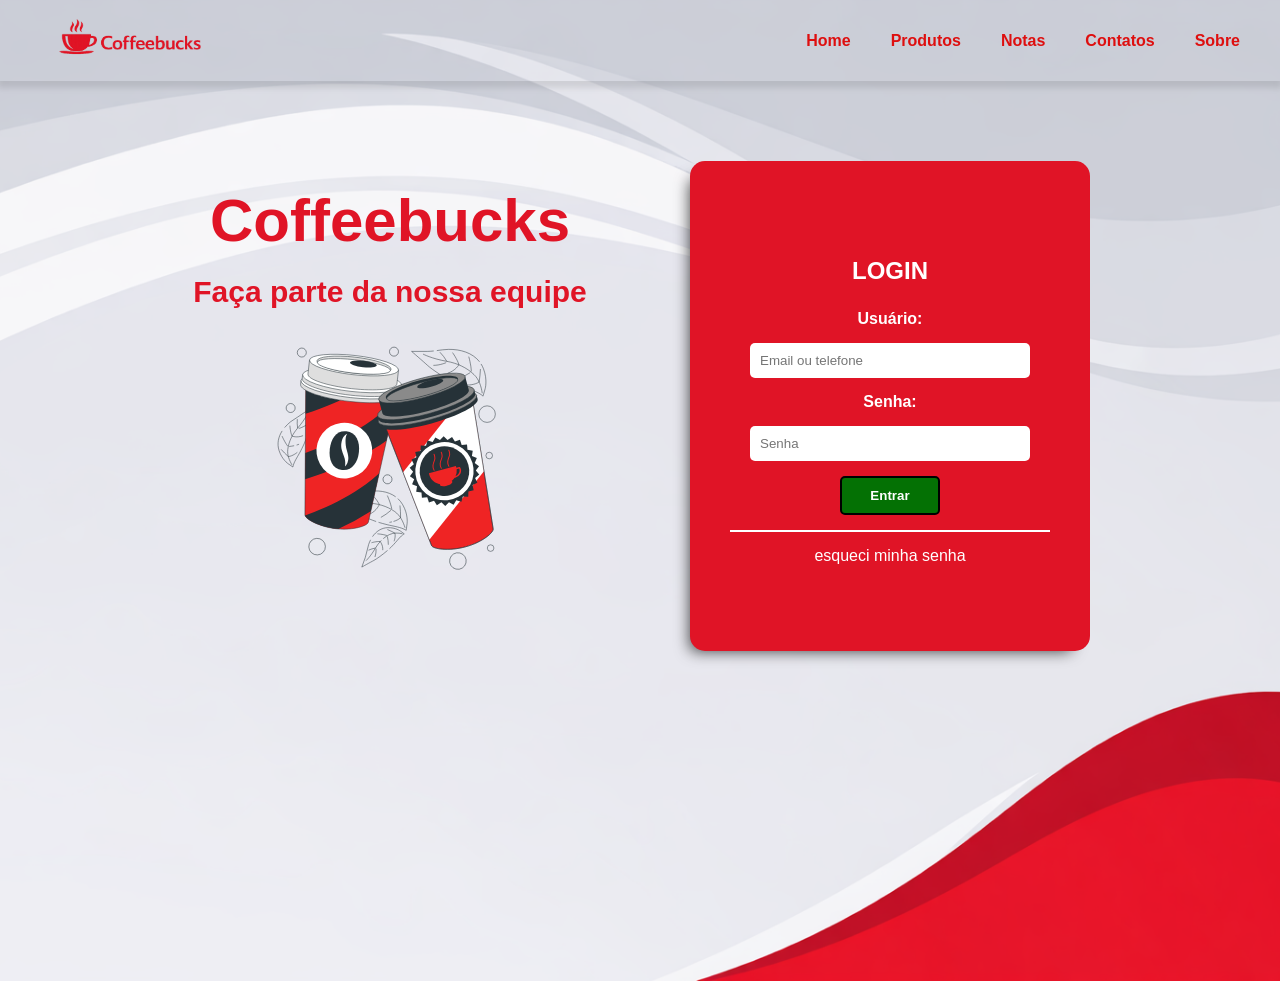
<file: start/index.html>
<!DOCTYPE html>
<html lang="pt-br">
<head>
    <meta charset="UTF-8">
    <meta name="viewport" content="width=device-width, initial-scale=1.0">
    <title>Start</title>

    <link rel="stylesheet" href="style.css">
</head>
<body>
    
    <header>

        <img src="logo-coffeebucks.png" alt="Logo Coffeebucks">
        <ul>
            <li>Home</li>
            <li>Produtos</li>
            <li>Notas</li>
            <li>Contatos</li>
            <li>Sobre</li>
        </ul>
    </header>
    
    <section class="content">

        <div class="login">
            <div class="cont1">
                Coffeebucks
                <br>
                <h1>Faça parte da nossa equipe</h1>
                <img src="coffee-cup-animate.svg" alt="coffee">
            </div>
            <div class="cont2">
                <h1>LOGIN</h1>
                <label for="Usuário">Usuário:</label>
                <input type="text" id="Usuário" name="Usuário" placeholder="Email ou telefone">
                <label for="Senha">Senha:</label>
                <input type="password" id="Senha" name="Senha" placeholder="Senha">
                <button type="submit">Entrar</button>
                <hr>
                
                <a for="esqueci">esqueci minha senha</a>
            </div>
        </div>
        
    </section>
</body>
</html>
</file>
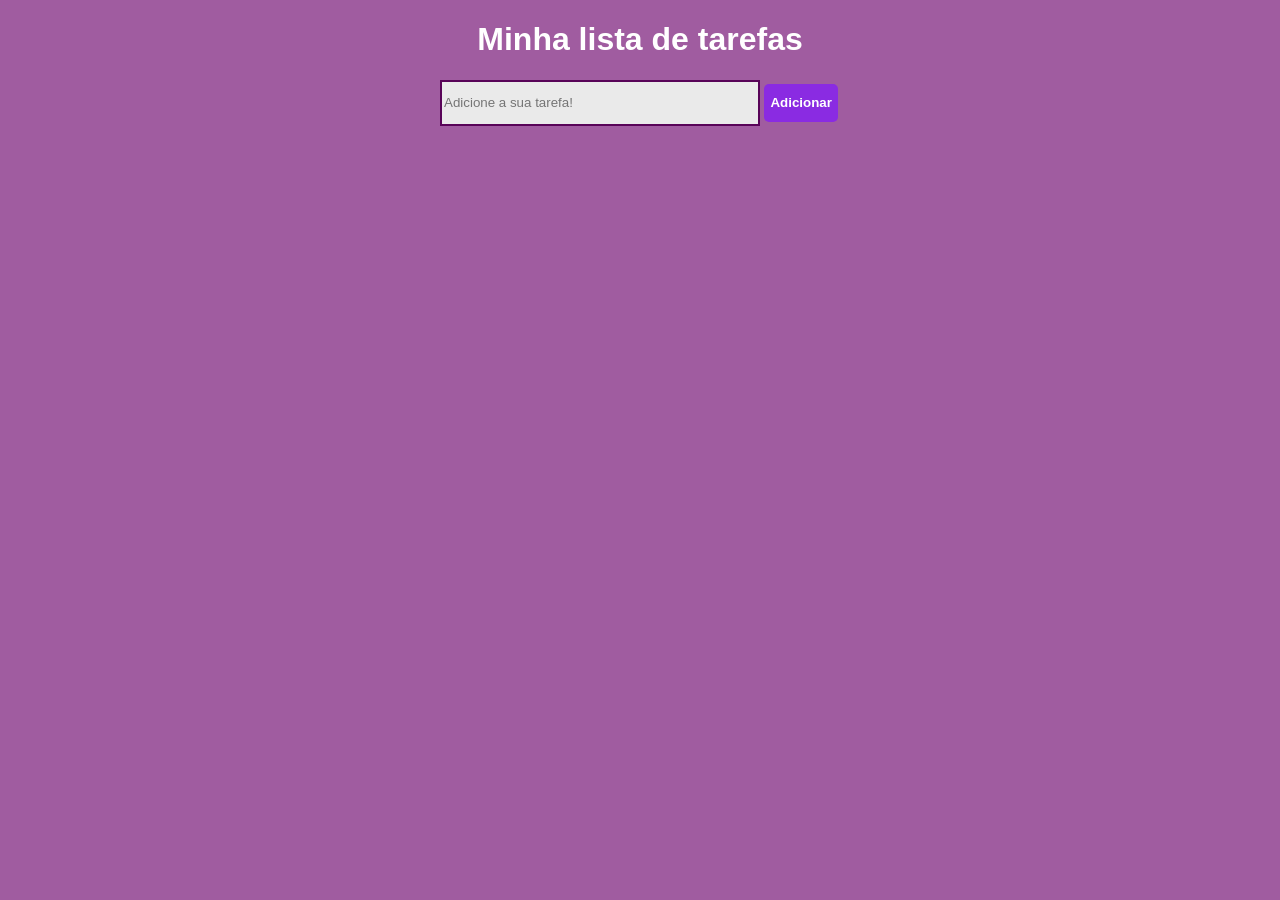
<file: todolist/index.html>
<!DOCTYPE html>
<html lang="pt-br">
<head>
    <meta charset="UTF-8">
    <meta name="viewport" content="width=device-width, initial-scale=1.0">
    <title>To-do list</title>

    <style>
        body{
            background-color: rgb(160, 92, 160);
            max-width: 400px;
            margin: auto;
            font-family: Arial, Helvetica, sans-serif;

            h1{
                text-align: center;
                color: white;
            }

            input{
                height: 40px;
                width: 78%;
                border: solid 2px rgb(88, 4, 88);
                background-color: rgb(234, 234, 234);
                outline: none;
            }

            button{
                height: 38px;
                border: none;
                background-color: blueviolet;
                color: white;
                cursor: pointer;
                border-radius: 5px;
                transition: 0.3s;
                font-weight: bold;
            }

            button:hover{
                    background-color: rgb(74, 6, 85);
                    height: 45px;
                }

            ul{
                list-style: none;
                padding: 0;
            }

            li{
                background-color: bisque;
                padding: 10px;
                margin: 10px auto;
                border-radius: 5px;
                display: flex;
                justify-content: space-between;
                font-weight: bold;

                span{
                    cursor: pointer;
                    color: red;
                }
            }
        }
    </style>
</head>
<body>
    <h1>Minha lista de tarefas</h1>
    <input type="text" placeholder="Adicione a sua tarefa!"> <button onclick="AdicionarTarefa()">Adicionar</button>
    <ul>
    </ul>



    <script src="script.js"></script>
</body>
</html>
</file>
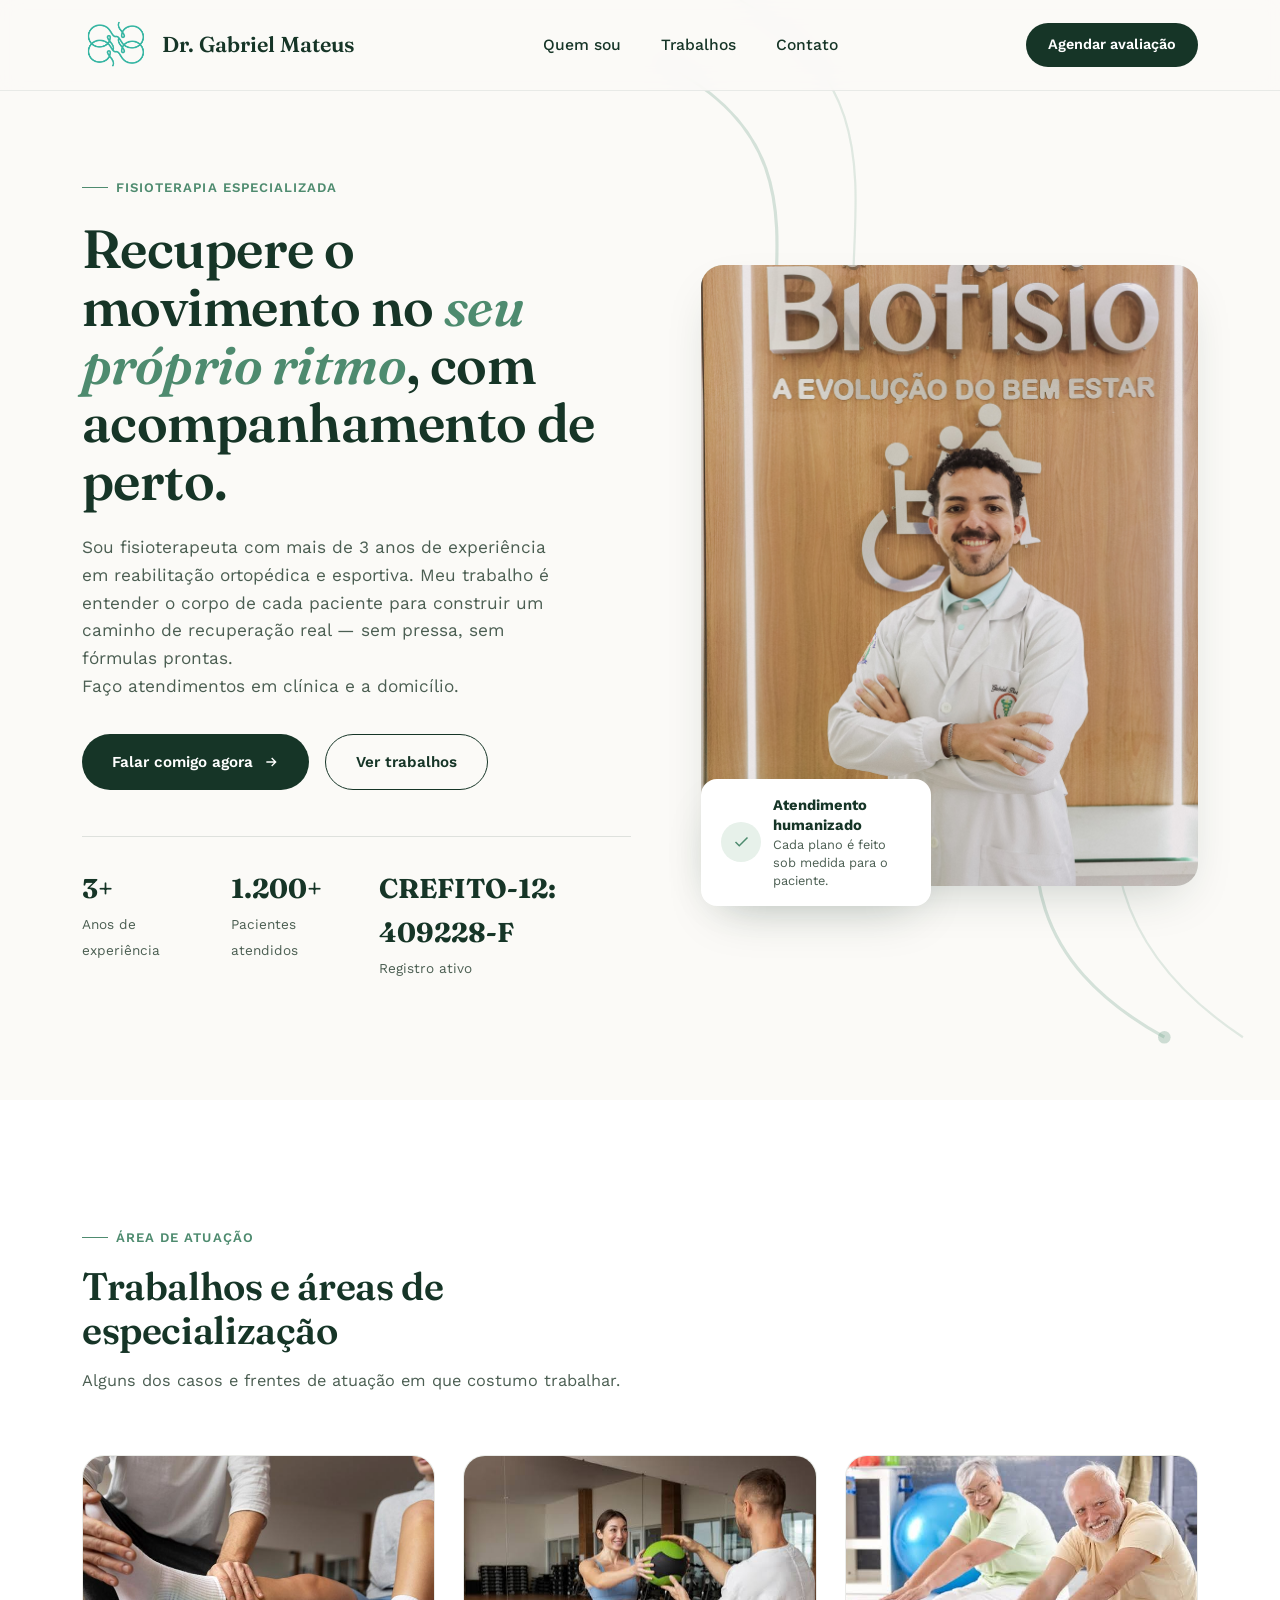
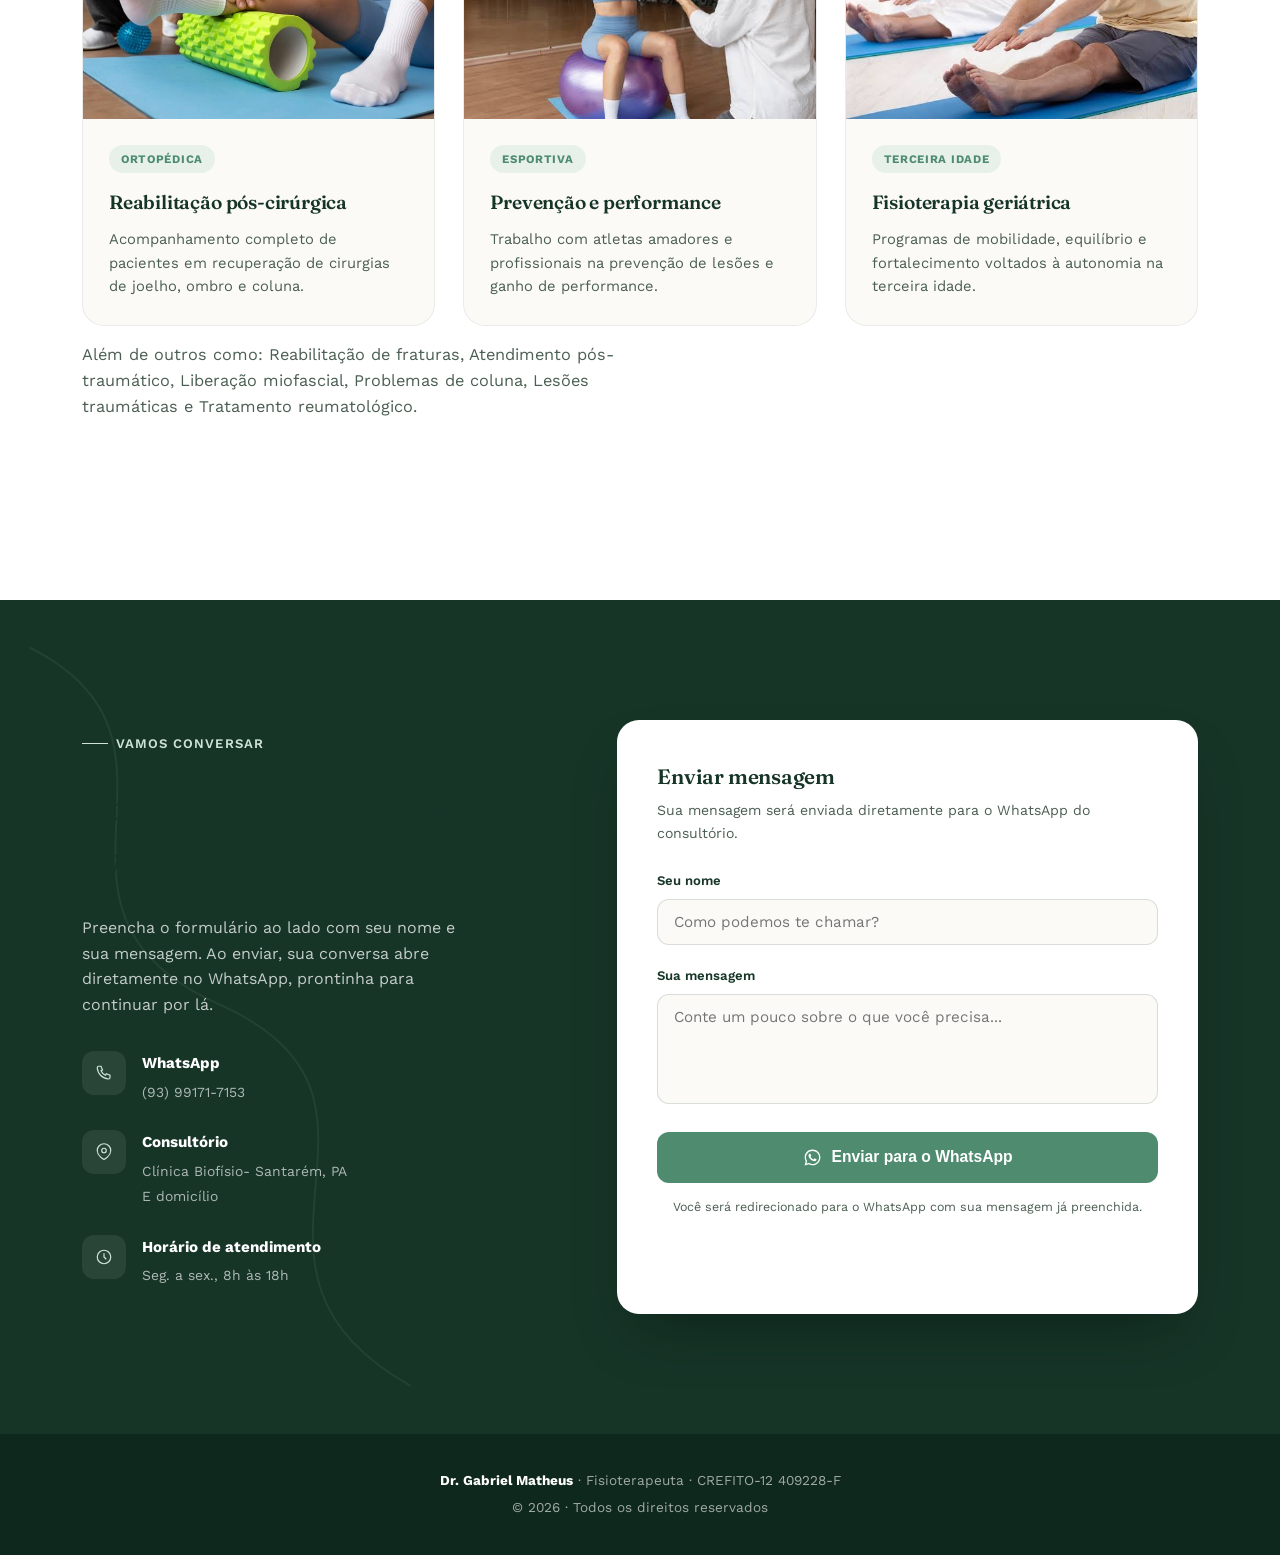
<file: site Gabriel/index (1).html>
<!DOCTYPE html>
<html lang="pt-BR">
<head>
<meta charset="UTF-8">
<meta name="viewport" content="width=device-width, initial-scale=1.0">
<title>Dr. Gabriel Matheus | Movimento, cuidado e recuperação</title>
<link rel="preconnect" href="https://fonts.googleapis.com">
<link rel="preconnect" href="https://fonts.gstatic.com" crossorigin>
<link href="https://fonts.googleapis.com/css2?family=Fraunces:ital,opsz,wght@0,9..144,400;0,9..144,500;0,9..144,600;0,9..144,700;1,9..144,500&family=Work+Sans:wght@300;400;500;600;700&display=swap" rel="stylesheet">
<style>
  :root {
    --verde-gariel: #35B5A2;
    --verde-escuro: #163527;
    --verde-medio: #4E8B6F;
    --verde-claro: #E7F1EA;
    --verde-suave: #CFE4D6;
    --branco: #FFFFFF;
    --off-white: #FBFAF7;
    --texto: #1B2C22;
    --texto-suave: #4B5E52;
    --sombra: 0 20px 50px -20px rgba(22, 53, 39, 0.25);
    --radius: 22px;
  }

  * { margin: 0; padding: 0; box-sizing: border-box; }

  html { scroll-behavior: smooth; }

  /* ---------- ANIMAÇÕES ---------- */
  @keyframes fadeUp {
    from { opacity: 0; transform: translateY(28px); }
    to { opacity: 1; transform: translateY(0); }
  }
  @keyframes fadeIn {
    from { opacity: 0; }
    to { opacity: 1; }
  }
  @keyframes scaleIn {
    from { opacity: 0; transform: scale(0.94); }
    to { opacity: 1; transform: scale(1); }
  }
  @keyframes floatY {
    0%, 100% { transform: translateY(0); }
    50% { transform: translateY(-14px); }
  }
  @keyframes floatBadge {
    0%, 100% { transform: translateY(0) rotate(0deg); }
    50% { transform: translateY(-8px) rotate(-1deg); }
  }
  @keyframes drawPath {
    to { stroke-dashoffset: 0; }
  }
  @keyframes pulseDot {
    0%, 100% { transform: scale(1); opacity: 1; }
    50% { transform: scale(1.35); opacity: 0.6; }
  }
  @keyframes wiggleIcon {
    0%, 100% { transform: translateX(0); }
    50% { transform: translateX(4px); }
  }

  /* Elementos que animam ao entrar na tela */
  [data-reveal] {
    opacity: 0;
    transform: translateY(28px);
    transition: opacity .8s cubic-bezier(.22,.68,0,1), transform .8s cubic-bezier(.22,.68,0,1);
    transition-delay: var(--d, 0s);
  }
  [data-reveal].in-view {
    opacity: 1;
    transform: translateY(0);
  }
  [data-reveal="scale"] { transform: scale(0.94); }
  [data-reveal="scale"].in-view { transform: scale(1); }

  /* Entrada automática do hero (sem esperar scroll) */
  .hero-load {
    opacity: 0;
    animation: fadeUp .9s cubic-bezier(.22,.68,0,1) forwards;
    animation-delay: var(--d, 0s);
  }

  body {
    font-family: 'Work Sans', sans-serif;
    color: var(--texto);
    background: var(--off-white);
    line-height: 1.6;
    overflow-x: hidden;
  }

  h1, h2, h3 {
    font-family: 'Fraunces', serif;
    font-weight: 600;
    letter-spacing: -0.01em;
    color: var(--verde-escuro);
  }

  a { text-decoration: none; color: inherit; }

  img, svg { display: block; max-width: 100%; }

  .container {
    width: 100%;
    max-width: 1180px;
    margin: 0 auto;
    padding: 0 32px;
  }

  /* Focus visibility */
  a:focus-visible, button:focus-visible, input:focus-visible, textarea:focus-visible {
    outline: 2px solid var(--verde-medio);
    outline-offset: 3px;
  }

  /* ---------- HEADER ---------- */
  header {
    position: fixed;
    top: 0;
    left: 0;
    width: 100%;
    z-index: 100;
    background: rgba(251, 250, 247, 0.85);
    backdrop-filter: blur(10px);
    border-bottom: 1px solid rgba(22, 53, 39, 0.08);
    transition: box-shadow .3s ease, background .3s ease;
    animation: fadeIn .7s ease forwards;
  }
  header.scrolled { box-shadow: 0 8px 30px -20px rgba(22,53,39,0.3); }

  .nav-wrap {
    display: flex;
    align-items: center;
    justify-content: space-between;
    padding: 10px 32px;
    max-width: 1180px;
    margin: 0 auto;
  }

  #logo-img{
    width: 70px;
    height: 70px;
  }

  .logo {
    font-family: 'Fraunces', serif;
    font-weight: 600;
    font-size: 1.35rem;
    color: var(--verde-escuro);
    display: flex;
    align-items: center;
    gap: 10px;
  }
  .logo span.mark {
    width: 10px;
    height: 10px;
    border-radius: 50%;
    background: var(--verde-medio);
    display: inline-block;
    animation: pulseDot 2.6s ease-in-out infinite;
  }

  nav ul {
    list-style: none;
    display: flex;
    gap: 40px;
  }

  nav a {
    font-size: 0.98rem;
    font-weight: 500;
    color: var(--verde-escuro);
    position: relative;
    padding: 4px 0;
  }
  nav a::after {
    content: '';
    position: absolute;
    left: 0; bottom: -2px;
    width: 0%;
    height: 2px;
    background: var(--verde-medio);
    transition: width .25s ease;
  }
  nav a:hover::after { width: 100%; }

  .nav-cta {
    background: var(--verde-escuro);
    color: var(--branco) !important;
    padding: 10px 22px;
    border-radius: 999px;
    font-size: 0.9rem;
    font-weight: 600;
    transition: background .25s ease, transform .25s ease;
  }
  .nav-cta:hover { background: var(--verde-medio); transform: translateY(-1px); }
  .nav-cta::after { display: none; }

  .menu-toggle {
    display: none;
    flex-direction: column;
    gap: 5px;
    background: none;
    border: none;
    cursor: pointer;
    padding: 8px;
  }
  .menu-toggle span {
    width: 24px;
    height: 2px;
    background: var(--verde-escuro);
    transition: all .3s ease;
    transform-origin: center;
  }
  header.open .menu-toggle span:nth-child(1) { transform: translateY(7px) rotate(45deg); }
  header.open .menu-toggle span:nth-child(2) { opacity: 0; }
  header.open .menu-toggle span:nth-child(3) { transform: translateY(-7px) rotate(-45deg); }

  /* ---------- HERO / QUEM SOU ---------- */
  .hero {
    position: relative;
    padding: 170px 0 120px;
    overflow: hidden;
    background: var(--off-white);
  }

  .hero-curve {
    position: absolute;
    top: 0;
    right: -10%;
    width: 70%;
    height: 100%;
    z-index: 0;
    opacity: 0.9;
    animation: floatY 9s ease-in-out infinite;
  }
  .hero-curve path {
    stroke-dasharray: 1400;
    stroke-dashoffset: 1400;
    animation: drawPath 2.6s cubic-bezier(.22,.68,0,1) forwards;
    animation-delay: .3s;
  }
  .hero-curve circle {
    animation: pulseDot 3s ease-in-out infinite;
  }
  .hero-curve circle:nth-child(4) { animation-delay: 1.2s; }

  .hero-grid {
    position: relative;
    z-index: 1;
    display: grid;
    grid-template-columns: 1.05fr 0.95fr;
    gap: 70px;
    align-items: center;
  }

  .eyebrow {
    display: inline-flex;
    align-items: center;
    gap: 8px;
    font-size: 0.82rem;
    font-weight: 600;
    letter-spacing: 0.08em;
    text-transform: uppercase;
    color: var(--verde-medio);
    margin-bottom: 22px;
  }
  .eyebrow::before {
    content: '';
    width: 26px;
    height: 1px;
    background: var(--verde-medio);
  }

  .hero h1 {
    font-size: clamp(2.4rem, 4.2vw, 3.6rem);
    line-height: 1.08;
    margin-bottom: 24px;
  }
  .hero h1 em {
    font-style: italic;
    color: var(--verde-medio);
  }

  .hero p.lead {
    font-size: 1.08rem;
    color: var(--texto-suave);
    max-width: 480px;
    margin-bottom: 34px;
  }

  .hero-actions {
    display: flex;
    gap: 16px;
    flex-wrap: wrap;
    margin-bottom: 46px;
  }

  .btn-primary {
    background: var(--verde-escuro);
    color: var(--branco);
    padding: 15px 30px;
    border-radius: 999px;
    font-weight: 600;
    font-size: 0.95rem;
    display: inline-flex;
    align-items: center;
    gap: 10px;
    transition: background .25s ease, transform .25s ease;
    border: none;
    cursor: pointer;
  }
  .btn-primary:hover { background: var(--verde-medio); transform: translateY(-2px); }
  .btn-primary svg { transition: transform .35s cubic-bezier(.22,.68,0,1); }
  .btn-primary:hover svg { transform: translateX(5px); }

  .btn-secondary {
    padding: 15px 30px;
    border-radius: 999px;
    font-weight: 600;
    font-size: 0.95rem;
    border: 1.5px solid var(--verde-escuro);
    color: var(--verde-escuro);
    transition: all .25s ease;
  }
  .btn-secondary:hover { background: var(--verde-escuro); color: var(--branco); }

  .hero-stats {
    display: flex;
    gap: 40px;
    padding-top: 30px;
    border-top: 1px solid rgba(22,53,39,0.12);
  }
  .hero-stats div strong {
    display: block;
    font-family: 'Fraunces', serif;
    font-size: 1.7rem;
    color: var(--verde-escuro);
  }
  .hero-stats div span {
    font-size: 0.85rem;
    color: var(--texto-suave);
  }

  .hero-photo-wrap {
    position: relative;
  }
  .photo-frame {
    position: relative;
    border-radius: var(--radius);
    overflow: hidden;
    aspect-ratio: 4/5;
    background: linear-gradient(160deg, var(--verde-suave), var(--verde-claro));
    box-shadow: var(--sombra);
    display: flex;
    align-items: center;
    justify-content: center;
    opacity: 0;
    animation: scaleIn .9s cubic-bezier(.22,.68,0,1) forwards;
    animation-delay: .35s;
    transition: transform .5s ease, box-shadow .5s ease;
  }
  .photo-frame img.hero-photo {
    width: 100%;
    height: 100%;
    object-fit: cover;
    display: block;
  }
  .photo-frame:hover {
    transform: translateY(-6px);
    box-shadow: 0 30px 60px -20px rgba(22, 53, 39, 0.35);
  }
  .photo-frame .placeholder-text {
    text-align: center;
    color: var(--verde-escuro);
    padding: 20px;
  }
  .photo-frame .placeholder-text svg { margin: 0 auto 14px; opacity: 0.55; }
  .photo-frame .placeholder-text p {
    font-size: 0.85rem;
    color: var(--texto-suave);
    max-width: 220px;
    margin: 6px auto 0;
  }
  .photo-badge {
    position: absolute;
    bottom: -20px;
    left: 0%;
    transform: translateX(-50%);
    background: var(--branco);
    border-radius: 16px;
    padding: 16px 20px;
    box-shadow: var(--sombra);
    display: flex;
    align-items: center;
    gap: 12px;
    max-width: 230px;
    opacity: 0;
    animation: fadeUp .8s cubic-bezier(.22,.68,0,1) forwards, floatBadge 6s ease-in-out infinite;
    animation-delay: .9s, 1.8s;
  }
  .photo-badge .dot {
    width: 40px; height: 40px;
    border-radius: 50%;
    background: var(--verde-claro);
    display: flex; align-items: center; justify-content: center;
    flex-shrink: 0;
  }
  .photo-badge p { font-size: 0.8rem; color: var(--texto-suave); line-height: 1.4; }
  .photo-badge strong { display: block; color: var(--verde-escuro); font-size: 0.92rem; }

  /* ---------- SECTION LABEL ---------- */
  .section-head {
    max-width: 560px;
    margin-bottom: 60px;
  }
  .section-head .eyebrow { margin-bottom: 16px; }
  .section-head h2 {
    font-size: clamp(1.9rem, 3vw, 2.6rem);
    line-height: 1.15;
  }
  .section-head p {
    color: var(--texto-suave);
    margin-top: 16px;
    font-size: 1.02rem;
  }

  /* ---------- TRABALHOS ---------- */
  .trabalhos {
    padding: 120px 0;
    background: var(--branco);
    position: relative;
  }

  .divider-wave {
    position: absolute;
    top: -1px;
    left: 0;
    width: 100%;
    line-height: 0;
  }

  .cards-grid {
    display: grid;
    grid-template-columns: repeat(3, 1fr);
    gap: 28px;
  }

  .card {
    background: var(--off-white);
    border-radius: var(--radius);
    overflow: hidden;
    border: 1px solid rgba(22,53,39,0.07);
    transition: transform .3s ease, box-shadow .3s ease;
  }
  .card:hover {
    transform: translateY(-6px);
    box-shadow: var(--sombra);
  }

  .card-media {
    aspect-ratio: 4/3;
    background: linear-gradient(150deg, var(--verde-claro), var(--verde-suave));
    display: flex;
    align-items: center;
    justify-content: center;
    color: var(--verde-medio);
    overflow: hidden;
    position: relative;
  }
  .card-media img {
    width: 100%;
    height: 100%;
    object-fit: cover;
    display: block;
    position: absolute;
    inset: 0;
  }
  .card-media svg {
    transition: transform .5s cubic-bezier(.22,.68,0,1);
  }
  .card:hover .card-media svg {
    transform: scale(1.15) rotate(-6deg);
  }

  .card-body { padding: 26px; }
  .card-tag {
    display: inline-block;
    font-size: 0.72rem;
    font-weight: 700;
    letter-spacing: 0.06em;
    text-transform: uppercase;
    color: var(--verde-medio);
    background: var(--verde-claro);
    padding: 5px 12px;
    border-radius: 999px;
    margin-bottom: 14px;
  }
  .card h3 {
    font-size: 1.2rem;
    margin-bottom: 10px;
  }
  .card p {
    font-size: 0.92rem;
    color: var(--texto-suave);
  }

  /* ---------- CONTATO ---------- */
  .contato {
    padding: 120px 0;
    background: var(--verde-escuro);
    color: var(--branco);
    position: relative;
    overflow: hidden;
  }
  .contato .section-head h2, .contato .section-head p { color: var(--branco); }
  .contato .section-head p { color: rgba(255,255,255,0.7); }
  .contato .eyebrow { color: var(--verde-suave); }
  .contato .eyebrow::before { background: var(--verde-suave); }

  .contato-grid {
    display: grid;
    grid-template-columns: 0.9fr 1.1fr;
    gap: 60px;
    position: relative;
    z-index: 1;
  }

  .contato-info { padding-top: 6px; }
  .contato-info p.lead {
    color: rgba(255,255,255,0.75);
    max-width: 380px;
    margin-bottom: 34px;
  }

  .info-item {
    display: flex;
    gap: 16px;
    align-items: flex-start;
    margin-bottom: 26px;
  }
  .info-item .icn {
    width: 44px; height: 44px;
    border-radius: 12px;
    background: rgba(255,255,255,0.08);
    display: flex; align-items: center; justify-content: center;
    flex-shrink: 0;
  }
  .info-item strong { display: block; font-size: 0.95rem; margin-bottom: 3px; }
  .info-item span { font-size: 0.87rem; color: rgba(255,255,255,0.65); }

  .form-card {
    background: var(--branco);
    border-radius: var(--radius);
    padding: 40px;
    box-shadow: 0 30px 60px -20px rgba(0,0,0,0.35);
  }
  .form-card h3 {
    font-size: 1.3rem;
    margin-bottom: 6px;
  }
  .form-card .sub {
    font-size: 0.88rem;
    color: var(--texto-suave);
    margin-bottom: 26px;
  }

  .field { margin-bottom: 20px; }
  .field label {
    display: block;
    font-size: 0.82rem;
    font-weight: 600;
    color: var(--verde-escuro);
    margin-bottom: 8px;
  }
  .field input, .field textarea {
    width: 100%;
    border: 1.5px solid rgba(22,53,39,0.15);
    border-radius: 12px;
    padding: 13px 16px;
    font-family: 'Work Sans', sans-serif;
    font-size: 0.95rem;
    color: var(--texto);
    background: var(--off-white);
    transition: border-color .25s ease, transform .25s ease, box-shadow .25s ease;
    resize: none;
  }
  .field input:focus, .field textarea:focus {
    border-color: var(--verde-medio);
    outline: none;
    transform: translateY(-2px);
    box-shadow: 0 8px 20px -12px rgba(78,139,111,0.4);
  }
  .field textarea { min-height: 110px; }

  .whats-btn {
    width: 100%;
    background: var(--verde-medio);
    color: var(--branco);
    border: none;
    padding: 16px;
    border-radius: 12px;
    font-weight: 600;
    font-size: 0.98rem;
    display: flex;
    align-items: center;
    justify-content: center;
    gap: 10px;
    cursor: pointer;
    transition: background .25s ease, transform .2s ease;
  }
  .whats-btn:hover { background: var(--verde-escuro); transform: translateY(-2px); }
  .whats-btn:hover svg { animation: wiggleIcon .6s ease-in-out; }
  .whats-btn:active { transform: translateY(0) scale(0.98); }

  .form-note {
    font-size: 0.78rem;
    color: var(--texto-suave);
    margin-top: 14px;
    text-align: center;
  }

  /* ---------- FOOTER ---------- */
  footer {
    background: #0F281D;
    color: rgba(255,255,255,0.6);
    padding: 36px 0;
    text-align: center;
    font-size: 0.85rem;
  }
  footer strong { color: var(--branco); }

  /* ---------- RESPONSIVE ---------- */
  @media (max-width: 980px) {
    .hero-grid { grid-template-columns: 1fr; gap: 50px; }
    .hero-photo-wrap { max-width: 420px; margin: 0 auto; }
    .cards-grid { grid-template-columns: repeat(2, 1fr); }
    .contato-grid { grid-template-columns: 1fr; gap: 50px; }
  }

  @media (max-width: 720px) {
    .container { padding: 0 22px; }
    nav ul { display: none; }
    .menu-toggle { display: flex; }
    .nav-cta { display: none; }
    header.open nav ul {
      display: flex;
      flex-direction: column;
      position: absolute;
      top: 100%;
      left: 0;
      width: 100%;
      background: var(--off-white);
      padding: 24px 32px;
      gap: 18px;
      border-bottom: 1px solid rgba(22,53,39,0.08);
    }
    .hero { padding: 130px 0 80px; }
    .hero-stats { gap: 26px; flex-wrap: wrap; }
    .cards-grid { grid-template-columns: 1fr; }
    .trabalhos, .contato { padding: 80px 0; }
    .form-card { padding: 28px 22px; }
    .photo-badge { position: static; margin-top: -30px; margin-left: 16px; }
  }

  @media (prefers-reduced-motion: reduce) {
    *, *::before, *::after {
      transition: none !important;
      animation: none !important;
      scroll-behavior: auto !important;
    }
    [data-reveal], .hero-load, .photo-frame, .photo-badge {
      opacity: 1 !important;
      transform: none !important;
    }
  }
</style>
</head>
<body>

<header id="siteHeader">
  <div class="nav-wrap">
    <a href="#topo" class="logo"><img src="Cópia de LOGO_Prancheta 1 cópia 5.png" alt="logo" id="logo-img"> Dr. Gabriel Mateus</a>
    <nav>
      <ul>
        <li><a href="#quem-sou">Quem sou</a></li>
        <li><a href="#trabalhos">Trabalhos</a></li>
        <li><a href="#contato">Contato</a></li>
      </ul>
    </nav>
    <a href="#contato" class="nav-cta">Agendar avaliação</a>
    <button class="menu-toggle" id="menuToggle" aria-label="Abrir menu">
      <span></span><span></span><span></span>
    </button>
  </div>
</header>

<main>
  <!-- SEÇÃO 1: QUEM SOU -->
  <section class="hero" id="quem-sou">
    <svg class="hero-curve" viewBox="0 0 500 700" fill="none" xmlns="http://www.w3.org/2000/svg" aria-hidden="true">
      <path d="M60 40 C 220 120, 40 260, 220 340 C 400 420, 200 560, 380 660" stroke="#4E8B6F" stroke-width="2" stroke-opacity="0.25" fill="none"/>
      <path d="M110 0 C 270 90, 90 240, 270 320 C 450 400, 250 540, 430 660" stroke="#4E8B6F" stroke-width="1.4" stroke-opacity="0.18" fill="none"/>
      <circle cx="220" cy="340" r="5" fill="#4E8B6F" fill-opacity="0.4"/>
      <circle cx="380" cy="660" r="4" fill="#4E8B6F" fill-opacity="0.3"/>
    </svg>

    <div class="container hero-grid">
      <div>
        <span class="eyebrow hero-load" style="--d:.05s">Fisioterapia especializada</span>
        <h1 class="hero-load" style="--d:.15s">Recupere o movimento no <em>seu próprio ritmo</em>, com acompanhamento de perto.</h1>
        <p class="lead hero-load" style="--d:.28s">Sou fisioterapeuta com mais de 3 anos de experiência em reabilitação ortopédica e esportiva. Meu trabalho é entender o corpo de cada paciente para construir um caminho de recuperação real — sem pressa, sem fórmulas prontas. <br> Faço atendimentos em clínica e a domicílio.</p>
        <div class="hero-actions hero-load" style="--d:.4s">
          <a href="#contato" class="btn-primary">
            Falar comigo agora
            <svg width="16" height="16" viewBox="0 0 24 24" fill="none" stroke="#fff" stroke-width="2"><path d="M5 12h14M13 6l6 6-6 6"/></svg>
          </a>
          <a href="#trabalhos" class="btn-secondary">Ver trabalhos</a>
        </div>
        <div class="hero-stats hero-load" style="--d:.52s">
          <div><strong data-count="3" data-suffix="+">0</strong><span>Anos de experiência</span></div>
          <div><strong data-count="1200" data-suffix="+">0</strong><span>Pacientes atendidos</span></div>
          <div><strong>CREFITO-12: 409228-F</strong><span>Registro ativo</span></div>
        </div>
      </div>

      <div class="hero-photo-wrap">
        <div class="photo-frame">
          <img src="foto-perfil.jpg" alt="Foto do Dr. Gabriel Mateus" class="hero-photo" />
        </div>
        <div class="photo-badge">
          <div class="dot">
            <svg width="25" height="18" viewBox="0 0 24 24" fill="none" stroke="#4E8B6F" stroke-width="2"><path d="M20 6L9 17l-5-5"/></svg>
          </div>
          <p><strong>Atendimento humanizado</strong>Cada plano é feito sob medida para o paciente.</p>
        </div>
      </div>
    </div>
  </section>

  <!-- SEÇÃO 2: TRABALHOS -->
  <section class="trabalhos" id="trabalhos">
    <div class="container">
      <div class="section-head" data-reveal>
        <span class="eyebrow">Área de atuação</span>
        <h2>Trabalhos e áreas de especialização</h2>
        <p>Alguns dos casos e frentes de atuação em que costumo trabalhar.</p>
      </div>

      <div class="cards-grid">
        <article class="card" data-reveal style="--d:0s">
          <div class="card-media">
            <img src="reabilitacao-fisioterapeutica-no-pos-operatorio.jpg" alt="reabilitação pós-cirúrgica" >
          </div>
          <div class="card-body">
            <span class="card-tag">Ortopédica</span>
            <h3>Reabilitação pós-cirúrgica</h3>
            <p>Acompanhamento completo de pacientes em recuperação de cirurgias de joelho, ombro e coluna.</p>
          </div>
        </article>

        <article class="card" data-reveal style="--d:.12s">
          <div class="card-media">
            <img src="Prevenção e performances.jpg" alt="Prevenção e performance">
          </div>
          <div class="card-body">
            <span class="card-tag">Esportiva</span>
            <h3>Prevenção e performance</h3>
            <p>Trabalho com atletas amadores e profissionais na prevenção de lesões e ganho de performance.</p>
          </div>
        </article>

        <article class="card" data-reveal style="--d:.24s">
          <div class="card-media">
            <img src="Fisioterapia geriátrica.jpg" alt="Fisioterapia geriátrica">
          </div>
          <div class="card-body">
            <span class="card-tag">Terceira idade</span>
            <h3>Fisioterapia geriátrica</h3>
            <p>Programas de mobilidade, equilíbrio e fortalecimento voltados à autonomia na terceira idade.</p>
          </div>
        </article>
      </div>

      <div class="section-head" data-reveal>
        <p>Além de outros como: Reabilitação de fraturas, Atendimento pós-traumático, Liberação miofascial, Problemas de coluna, Lesões traumáticas e Tratamento reumatológico.</p>
      </div>
    </div>
    
  </section>

  <!-- SEÇÃO 3: CONTATO -->
  <section class="contato" id="contato">
    <svg class="hero-curve" style="opacity:0.5; right:auto; left:-15%;" viewBox="0 0 500 700" fill="none" xmlns="http://www.w3.org/2000/svg" aria-hidden="true">
      <path d="M60 40 C 220 120, 40 260, 220 340 C 400 420, 200 560, 380 660" stroke="#CFE4D6" stroke-width="1.6" stroke-opacity="0.15" fill="none"/>
    </svg>
    <div class="container contato-grid">
      <div class="contato-info" data-reveal>
        <span class="eyebrow">Vamos conversar</span>
        <h2 style="font-size:clamp(1.9rem,3vw,2.6rem); margin-bottom:16px;">Entre em contato pelo WhatsApp</h2>
        <p class="lead">Preencha o formulário ao lado com seu nome e sua mensagem. Ao enviar, sua conversa abre diretamente no WhatsApp, prontinha para continuar por lá.</p>

        <div class="info-item">
          <div class="icn"><svg width="18" height="18" viewBox="0 0 24 24" fill="none" stroke="#CFE4D6" stroke-width="1.6"><path d="M3 5a2 2 0 012-2h3l2 5-2 1a11 11 0 006 6l1-2 5 2v3a2 2 0 01-2 2A16 16 0 013 5z"/></svg></div>
          <div><strong>WhatsApp</strong><span>(93) 99171-7153</span></div>
        </div>
        <div class="info-item">
          <div class="icn"><svg width="18" height="18" viewBox="0 0 24 24" fill="none" stroke="#CFE4D6" stroke-width="1.6"><path d="M21 10c0 7-9 12-9 12s-9-5-9-12a9 9 0 0118 0z"/><circle cx="12" cy="10" r="3"/></svg></div>
          <div><strong>Consultório</strong><span>Clínica Biofísio- Santarém, PA <br> E domicílio</span></div>
        </div>
        <div class="info-item">
          <div class="icn"><svg width="18" height="18" viewBox="0 0 24 24" fill="none" stroke="#CFE4D6" stroke-width="1.6"><circle cx="12" cy="12" r="9"/><path d="M12 7v5l3 3"/></svg></div>
          <div><strong>Horário de atendimento</strong><span>Seg. a sex., 8h às 18h</span></div>
        </div>
      </div>

      <div class="form-card" data-reveal="scale" style="--d:.15s">
        <h3>Enviar mensagem</h3>
        <p class="sub">Sua mensagem será enviada diretamente para o WhatsApp do consultório.</p>
        <form id="whatsForm">
          <div class="field">
            <label for="nome">Seu nome</label>
            <input type="text" id="nome" name="nome" placeholder="Como podemos te chamar?" required>
          </div>
          <div class="field">
            <label for="mensagem">Sua mensagem</label>
            <textarea id="mensagem" name="mensagem" placeholder="Conte um pouco sobre o que você precisa..." required></textarea>
          </div>
          <button type="submit" class="whats-btn">
            <svg width="19" height="19" viewBox="0 0 24 24" fill="#fff"><path d="M12.04 2C6.58 2 2.13 6.45 2.13 11.91c0 1.75.46 3.45 1.32 4.95L2 22l5.29-1.39a9.87 9.87 0 004.75 1.21h.01c5.46 0 9.9-4.45 9.9-9.91C21.96 6.45 17.5 2 12.04 2zm0 18.14h-.01a8.2 8.2 0 01-4.19-1.15l-.3-.18-3.14.82.84-3.06-.2-.31a8.22 8.22 0 01-1.26-4.35c0-4.54 3.7-8.24 8.26-8.24 2.2 0 4.27.86 5.83 2.42a8.19 8.19 0 012.42 5.82c0 4.55-3.7 8.24-8.25 8.24zm4.52-6.17c-.25-.12-1.47-.72-1.69-.81-.23-.08-.4-.12-.56.13-.17.25-.64.81-.79.97-.14.17-.29.19-.54.06-.25-.12-1.05-.39-2-1.23-.74-.66-1.24-1.47-1.39-1.72-.14-.25-.02-.38.11-.51.11-.11.25-.29.37-.43.12-.15.16-.25.25-.42.08-.17.04-.31-.02-.43-.06-.12-.56-1.35-.77-1.85-.2-.48-.41-.42-.56-.43-.14-.01-.31-.01-.48-.01-.17 0-.43.06-.66.31-.23.25-.86.85-.86 2.07 0 1.22.89 2.4 1.01 2.56.12.17 1.75 2.67 4.24 3.74.59.26 1.05.41 1.41.53.59.19 1.13.16 1.56.1.48-.07 1.47-.6 1.67-1.18.21-.58.21-1.07.14-1.18-.06-.1-.23-.16-.48-.28z"/></svg>
            Enviar para o WhatsApp
          </button>
          <p class="form-note">Você será redirecionado para o WhatsApp com sua mensagem já preenchida.</p>
        </form>
      </div>
    </div>
  </section>
</main>

<footer>
  <div class="container">
    <p><strong>Dr. Gabriel Matheus</strong> · Fisioterapeuta · CREFITO-12 409228-F</p>
    <p style="margin-top:6px;">© 2026 · Todos os direitos reservados</p>
  </div>
</footer>

<script>
  // Número de WhatsApp do consultório — TROQUE pelo número real, com código do país (55) + DDD, sem espaços ou símbolos.
  const WHATSAPP_NUMERO = "5593991717153";

  const header = document.getElementById('siteHeader');
  window.addEventListener('scroll', () => {
    header.classList.toggle('scrolled', window.scrollY > 10);
  });

  const menuToggle = document.getElementById('menuToggle');
  menuToggle.addEventListener('click', () => {
    header.classList.toggle('open');
  });
  document.querySelectorAll('nav a').forEach(link => {
    link.addEventListener('click', () => header.classList.remove('open'));
  });

  // Revela elementos suavemente conforme entram na tela
  const revealEls = document.querySelectorAll('[data-reveal]');
  const revealObserver = new IntersectionObserver((entries) => {
    entries.forEach(entry => {
      if (entry.isIntersecting) {
        entry.target.classList.add('in-view');
        revealObserver.unobserve(entry.target);
      }
    });
  }, { threshold: 0.15, rootMargin: '0px 0px -60px 0px' });
  revealEls.forEach(el => revealObserver.observe(el));

  // Anima os números das estatísticas (contagem crescente)
  const counters = document.querySelectorAll('[data-count]');
  const countObserver = new IntersectionObserver((entries) => {
    entries.forEach(entry => {
      if (entry.isIntersecting) {
        const el = entry.target;
        const target = parseInt(el.getAttribute('data-count'), 10);
        const suffix = el.getAttribute('data-suffix') || '';
        const duration = 1400;
        const start = performance.now();
        function tick(now) {
          const progress = Math.min((now - start) / duration, 1);
          const eased = 1 - Math.pow(1 - progress, 3);
          const value = Math.round(target * eased);
          el.textContent = value.toLocaleString('pt-BR') + suffix;
          if (progress < 1) requestAnimationFrame(tick);
        }
        requestAnimationFrame(tick);
        countObserver.unobserve(el);
      }
    });
  }, { threshold: 0.5 });
  counters.forEach(el => countObserver.observe(el));

  const form = document.getElementById('whatsForm');
  form.addEventListener('submit', function (e) {
    e.preventDefault();
    const nome = document.getElementById('nome').value.trim();
    const mensagem = document.getElementById('mensagem').value.trim();

    const texto = `Olá, meu nome é ${nome}. ${mensagem}`;
    const url = `https://wa.me/${WHATSAPP_NUMERO}?text=${encodeURIComponent(texto)}`;

    window.open(url, '_blank');
  });
</script>

</body>
</html>
</file>
<file: gerador-de-exademal/style.css>
*{
    padding: 0;
    margin: 0;
}

body{
    background: linear-gradient(90deg, #8a2387, #e94057, #f27121);
    height: 100vh;
    display: flex;
    flex-direction: column;
    justify-content: center;
    align-items: center;
}

.card{
    background-color: rgba(255, 255, 255, 0.3);
    width:270px;
    height: 100px;
    border-radius: 10px;
    border: 3px rgba(128, 128, 128, 0.382) solid;
    text-align: center;
    color: white;
    font-family: Arial, Helvetica, sans-serif;
    align-content: center;
    padding: 15px;

    h1{
        margin-bottom: 15px;
    }
}

input[type= "text"]{
    padding: 10px;
    border: none;
    border-radius: 8px;
    outline: none;
    margin-right: 15px;
}

input[type= "color"]{
    background-color: white;
    width: 40px;
    height: 40px;
    border-radius: 5px;
    border: none;
    transition: 0.3s;
}

input[type= "color"]:hover{
    background-color: rgb(210, 210, 210);
}
</file>
<file: start/style.css>
@charset 'UTF-8';

* {
    margin: 0;
    padding: 0;
    box-sizing: border-box;
    font-family: sans-serif;
}

:root{
    --coffee: #E01426
}


body{
    background: url("background-caffee.png") no-repeat center/cover;
    background-color: rgb(216, 226, 216);

    overflow: hidden;
}

header {
    background-color: transparent;
    display: flex;
    justify-content: flex-end;
    align-items: center;
    padding: 10px;
    padding-right: 30px;
    box-shadow: 0px 5px 6px 2px rgba(0,0,0,0.1);
}

header img {
    width: 200px;
    margin-right: auto;
    padding-left: 40px;
}

header ul {
    display: flex;
    flex-direction: row;
    list-style: none;
    gap: 20px;
}

header li {
    position: relative;
    padding: 10px;
    font-weight: bold;
    color: rgb(222, 15, 15);
}

header li:hover{
    background-color: #E01426;
    color: white;
    border-radius: 8px;
    width: 100%;
    transition: 0.5s;
}

.content{
    background-color: transparent;
    display: flex;
    justify-content: center;
    padding-top: 70px;
    padding-bottom: 40px;

    width: 100%;
    min-height: 100vh;
}

.login{
    display: flex;
    justify-content: center;
    align-items: center;
    gap: 100px;
    width: 90vw;
    height: 500px;
    padding-top: 10px;
}

.cont1{
    display: flex;
    flex-direction: column;
    align-items: center;
    text-align: center;
    padding-top: 25px;
    font-weight: bold;
    font-size: 60px;
    color: var(--coffee);

    width: 400px;
    height: 100%;
}

.cont1 h1 {
    font-size: 30px;
    margin-top: 20px;
    color: var(--coffee);
}

.cont1 img {
    width: 250px;
    max-width: 100%;
    height: auto;
    margin-top: 20px;
}

.cont2{
    background-color: #E01426;
    border-radius: 15px;
    box-shadow: -9px 9px 15px -9px rgba(0,0,0,0.75);
    display: flex;
    flex-direction: column;
    justify-content: center;
    align-items: center;
    gap: 15px;

    height: 100%;
    width: 400px;
}

.cont2 h1 {
    color: white;
    padding: 10px 20px;
    border-radius: 8px;
}

.cont2 label{
    font-weight: bold;
    color: white;
}

.cont2 input{
    padding: 10px;
    width: 70%;
    border-radius: 5px;
    border: none;
}

.cont2 button{
    padding: 10px;
    width: 100px;
    border-radius: 5px;
    border: 2px solid black;
    background-color: rgb(4, 113, 4);
    color: white;
    font-weight: bold;
    cursor: pointer;
}

.cont2 button:hover{
    background-color: rgb(6, 91, 28);
    transition: 0.3s;
}

.cont2 hr{
    width: 80%;
    border: 1px solid white;
}

.cont2 a{
    color: white;
    text-decoration: none;
    font-weight: lighter;
}


@media (max-width: 750px) {

    body{
        height: 1000px;
        overflow-y: auto;
    }

    header{
        gap: 20px;
        display: flex;
        justify-content: center;
        align-items: center;
        box-shadow: none;

        ul{
            display: none;
        }
    }

    header img {
        margin: 0 auto;
        padding-left: 0;
    }

    .login{
        margin-top: 80px;
        flex-direction: column-reverse;
        gap: 30px;
        
    }

    .cont1{
        font-size: 10vw;

        h1{
            font-size: x-large;
        }
    }

    .cont1, .cont2{
        width: 80%;
        padding-bottom: 15px;
    }
}
</file>
